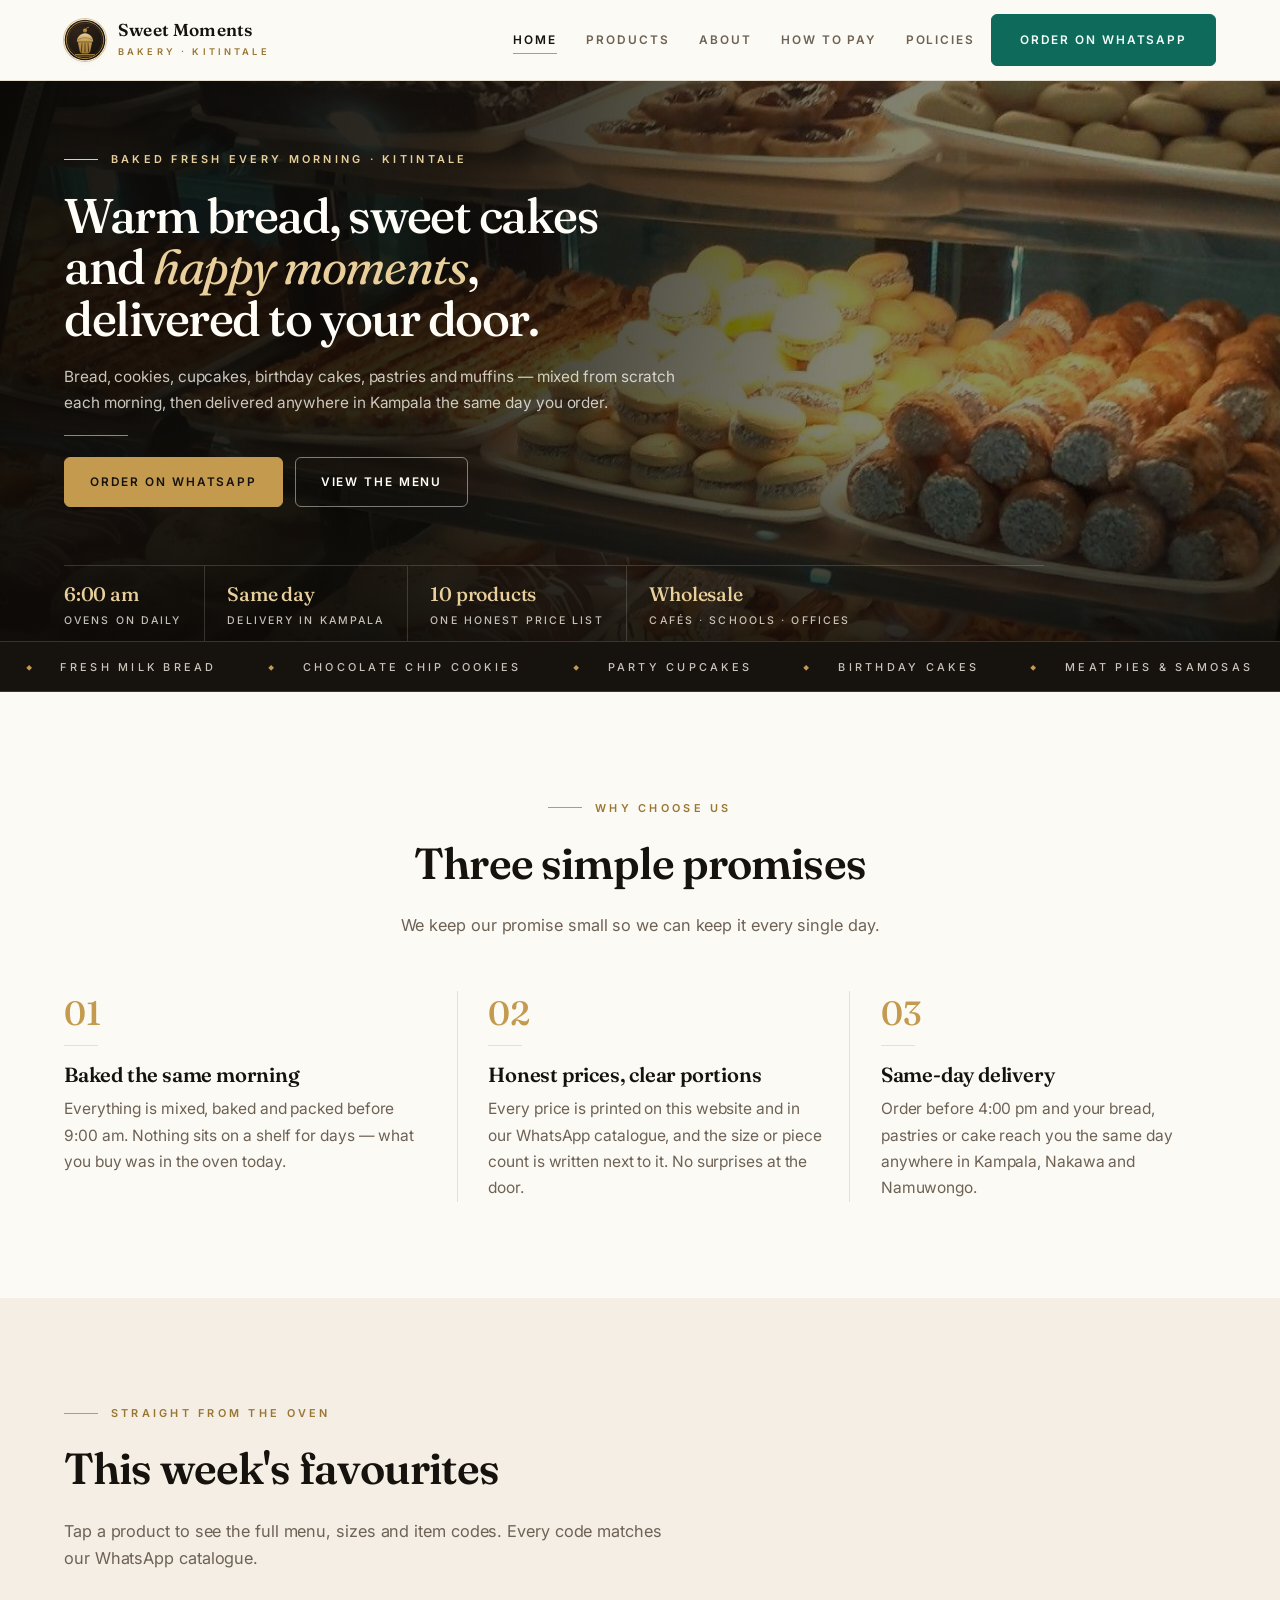
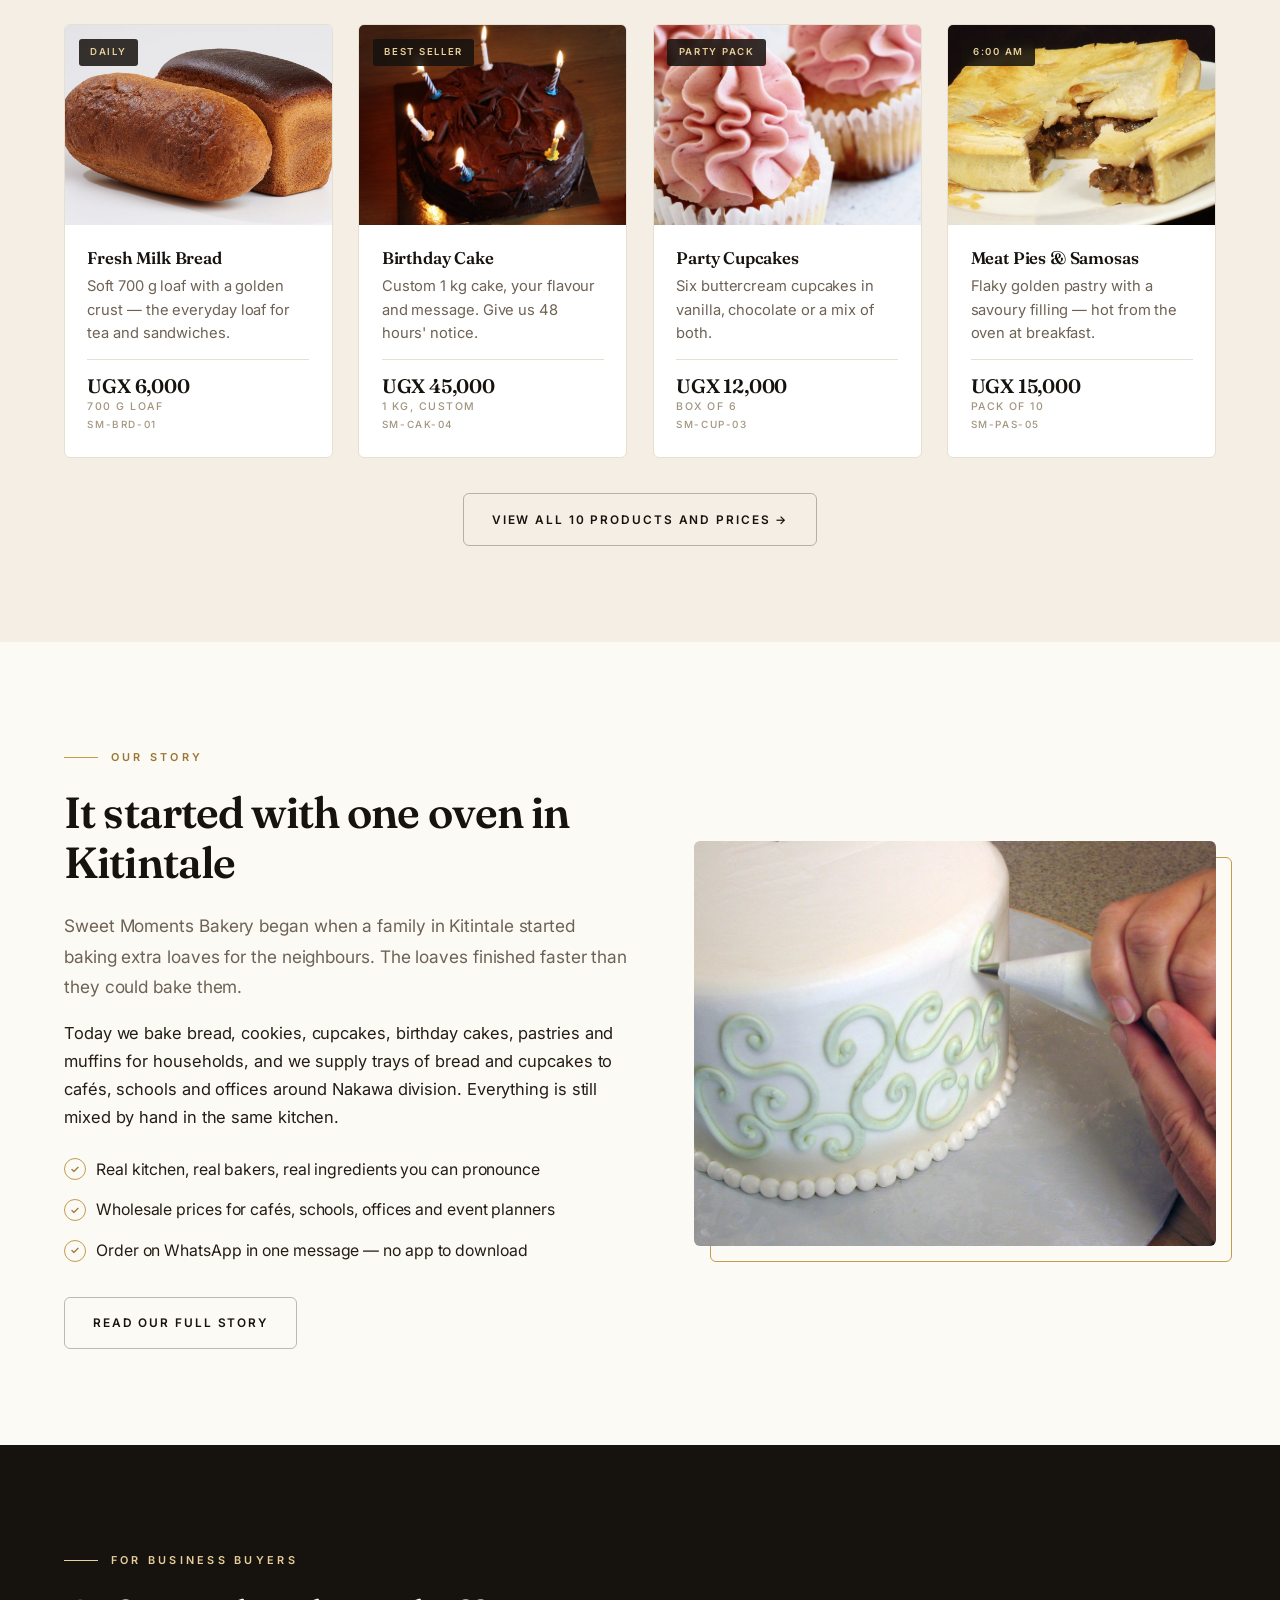
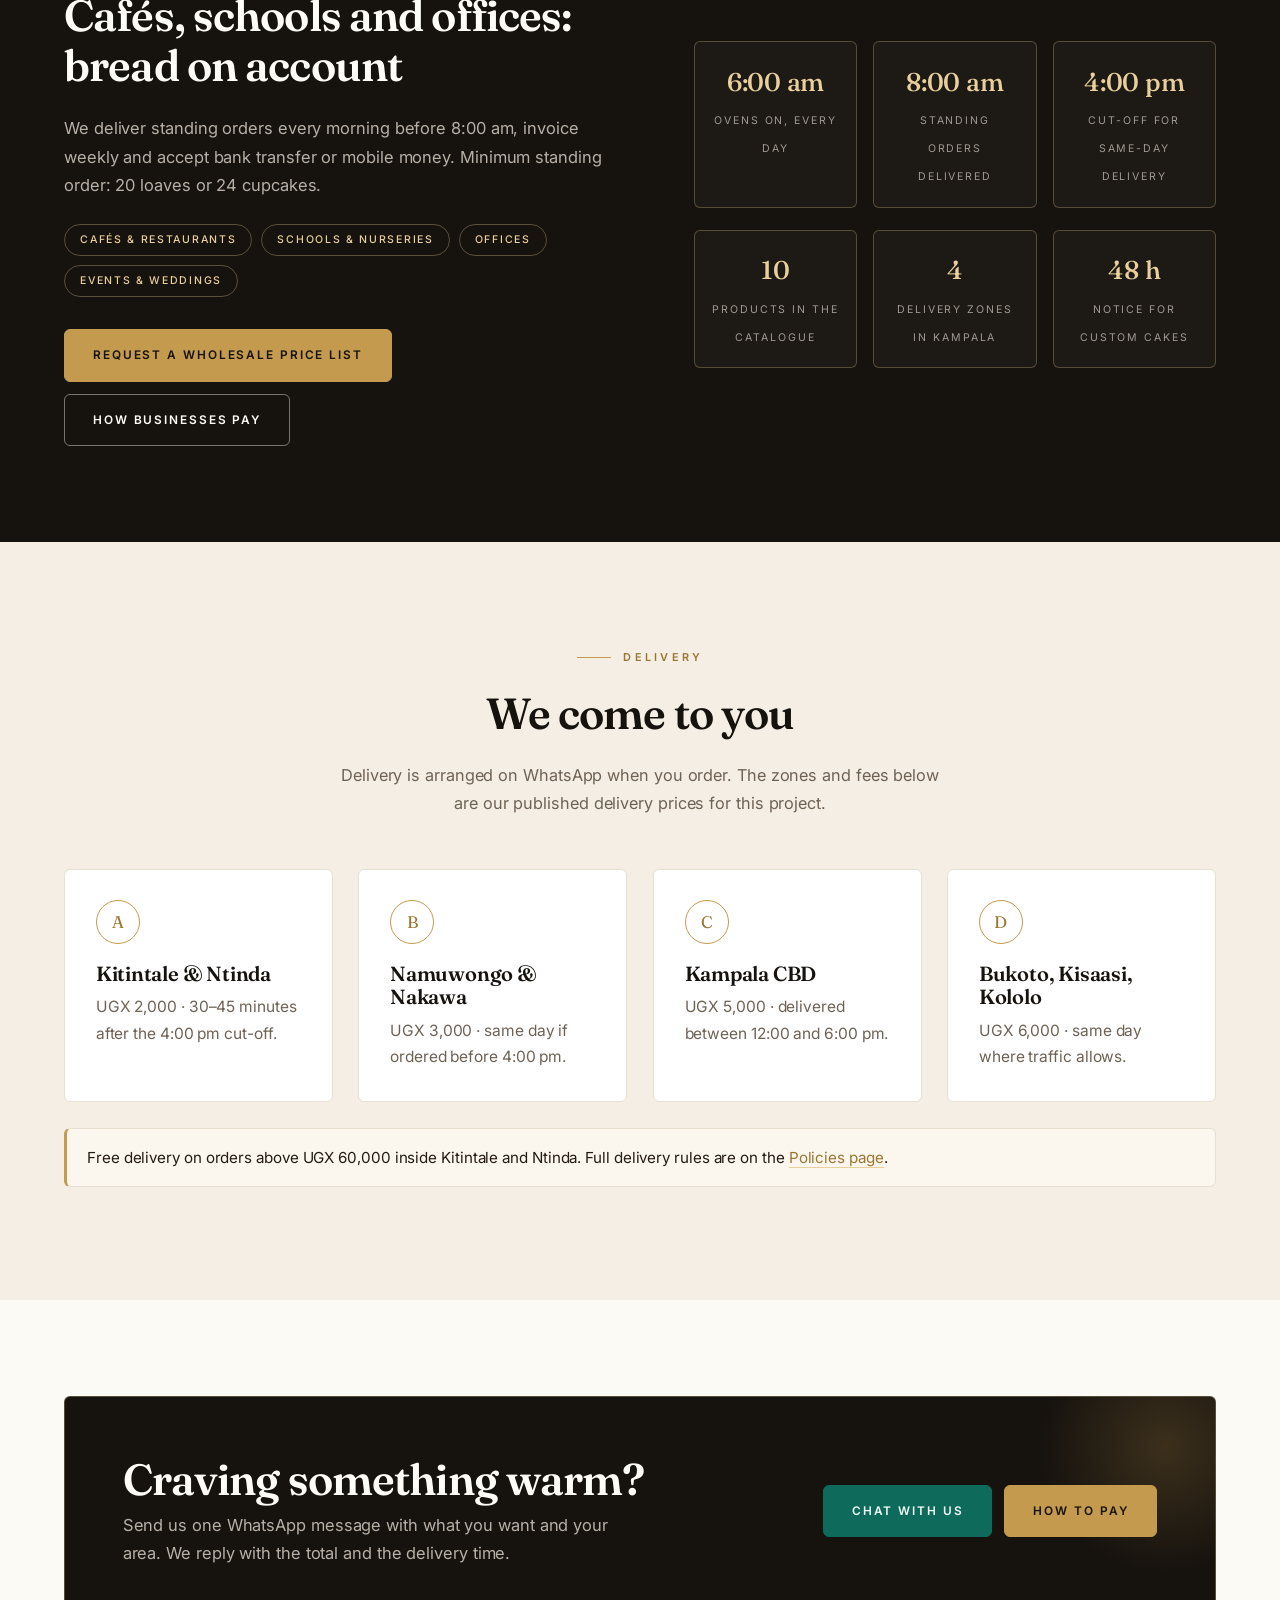
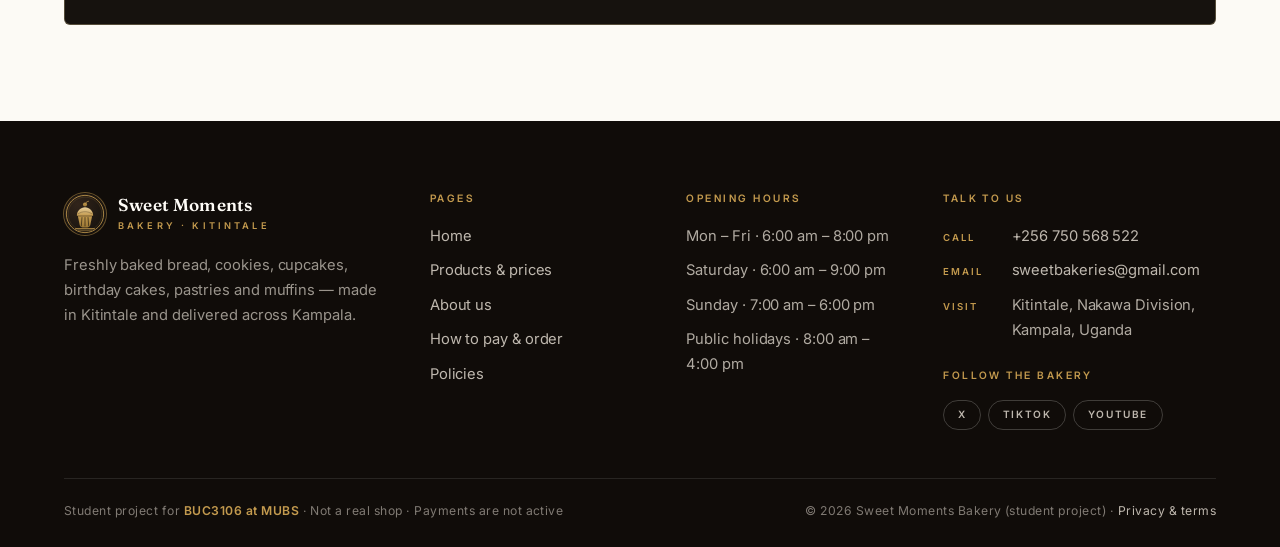
<file: index.html>
<!DOCTYPE html>
<!-- ============================================================
     SWEET MOMENTS BAKERY - HOME PAGE (index.html)
     Part of the BUC3106 E-Commerce Capstone Project, MUBS.
     Built with HTML + CSS only - no JavaScript.
     Styles live in style.css (linked in the <head> below).
============================================================ -->
<html lang="en">
<head>
  <meta charset="UTF-8">
  <meta name="viewport" content="width=device-width, initial-scale=1">
  <title>Sweet Moments Bakery | Fresh Bread, Cakes &amp; Pastries in Kitintale, Kampala</title>
  <meta name="description" content="Sweet Moments Bakery bakes fresh bread, cookies, cupcakes, birthday cakes, pastries and muffins daily in Kitintale, Kampala. Order on WhatsApp - delivery same day. Student project for BUC3106 at MUBS.">
  <link rel="icon" type="image/svg+xml" href="logo.svg">
  <!-- Google Fonts: Fraunces (display) + Inter (interface) -->
  <link rel="preconnect" href="https://fonts.googleapis.com">
  <link rel="preconnect" href="https://fonts.gstatic.com" crossorigin>
  <link href="https://fonts.googleapis.com/css2?family=Fraunces:ital,opsz,wght@0,9..144,400;0,9..144,500;0,9..144,600;1,9..144,400&family=Inter:wght@400;500;600;700&display=swap" rel="stylesheet">
  <!-- The one stylesheet for the whole site -->
  <link rel="stylesheet" href="style.css">
</head>
<body>

  <!-- ============ HEADER (same on all five pages) ============ -->
  <header class="header">
    <div class="container header__inner">
      <a class="brand" href="index.html">
        <img class="brand__mark" src="logo.svg" alt="Sweet Moments Bakery">
        <span><span class="brand__name">Sweet Moments</span><span class="brand__sub">Bakery · Kitintale</span></span>
      </a>

      <!-- Checkbox + label = mobile menu button, no JavaScript needed -->
      <input type="checkbox" id="nav-toggle" class="nav-toggle">
      <label for="nav-toggle" class="nav-toggle-label" aria-label="Open menu"><span class="burger"></span></label>

      <nav class="nav" aria-label="Main menu">
        <a href="index.html" class="active">Home</a>
        <a href="products.html">Products</a>
        <a href="about.html">About</a>
        <a href="pay.html">How to Pay</a>
        <a href="policies.html">Policies</a>
        <a class="btn btn--wa" href="https://wa.me/256750568522?text=Hello%20Sweet%20Moments%20Bakery%2C%20I%20would%20like%20to%20place%20an%20order" target="_blank" rel="noopener">Order on WhatsApp</a>
      </nav>
    </div>
  </header>

  <main>

    <!-- ============ HERO ============ -->
    <section class="hero">
      <img class="hero__bg" src="images/banner.jpg" alt="The Sweet Moments Bakery display case filled with fresh pastries, doughnuts and cream buns">
      <div class="container">
        <div class="hero__inner">
          <span class="eyebrow hero__eyebrow">Baked fresh every morning · Kitintale</span>
          <h1>Warm bread, sweet cakes and <em>happy moments</em>, delivered to your door.</h1>
          <p class="hero__lead">Bread, cookies, cupcakes, birthday cakes, pastries and muffins — mixed from scratch each morning, then delivered anywhere in Kampala the same day you order.</p>
          <div class="hero__rule"></div>

          <div class="btn-row">
            <a class="btn btn--gold" href="https://wa.me/256750568522?text=Hello%20Sweet%20Moments%20Bakery%2C%20I%20would%20like%20to%20place%20an%20order" target="_blank" rel="noopener">Order on WhatsApp</a>
            <a class="btn btn--light" href="products.html">View the menu</a>
          </div>
        </div>

        <div class="hero__facts">
          <span><b>6:00 am</b>Ovens on daily</span>
          <span><b>Same day</b>Delivery in Kampala</span>
          <span><b>10 products</b>One honest price list</span>
          <span><b>Wholesale</b>Cafés · schools · offices</span>
        </div>
      </div>
    </section>

    <!-- ============ MOVING RIBBON ============ -->
    <div class="marquee" aria-hidden="true">
      <div class="marquee__track">
        <span>Fresh milk bread</span><span>Chocolate chip cookies</span><span>Party cupcakes</span><span>Birthday cakes</span><span>Meat pies &amp; samosas</span><span>Blueberry muffins</span><span>Warm mandazi</span><span>Red velvet cake</span>
        <span>Fresh milk bread</span><span>Chocolate chip cookies</span><span>Party cupcakes</span><span>Birthday cakes</span><span>Meat pies &amp; samosas</span><span>Blueberry muffins</span><span>Warm mandazi</span><span>Red velvet cake</span>
      </div>
    </div>

    <!-- ============ THREE REASONS TO CHOOSE US ============ -->
    <section class="section">
      <div class="container">
        <div class="section-head center">
          <span class="eyebrow">Why choose us</span>
          <h2>Three simple promises</h2>
          <p>We keep our promise small so we can keep it every single day.</p>
        </div>

        <div class="grid grid--features">
          <article class="feature">
            <span class="num">01</span>
            <h3>Baked the same morning</h3>
            <p>Everything is mixed, baked and packed before 9:00 am. Nothing sits on a shelf for days — what you buy was in the oven today.</p>
          </article>
          <article class="feature">
            <span class="num">02</span>
            <h3>Honest prices, clear portions</h3>
            <p>Every price is printed on this website and in our WhatsApp catalogue, and the size or piece count is written next to it. No surprises at the door.</p>
          </article>
          <article class="feature">
            <span class="num">03</span>
            <h3>Same-day delivery</h3>
            <p>Order before 4:00 pm and your bread, pastries or cake reach you the same day anywhere in Kampala, Nakawa and Namuwongo.</p>
          </article>
        </div>
      </div>
    </section>

    <!-- ============ FEATURED PRODUCTS ============ -->
    <section class="section section--sand">
      <div class="container">
        <div class="section-head">
          <span class="eyebrow">Straight from the oven</span>
          <h2>This week's favourites</h2>
          <p>Tap a product to see the full menu, sizes and item codes. Every code matches our WhatsApp catalogue.</p>
        </div>

        <div class="grid grid--4">
          <article class="product">
            <div class="product__media">
              <span class="product__tag">Daily</span>
              <img src="images/product1.jpg" alt="A sliced loaf of fresh milk bread on a wooden board" loading="lazy">
            </div>
            <div class="product__body">
              <h3>Fresh Milk Bread</h3>
              <p>Soft 700 g loaf with a golden crust — the everyday loaf for tea and sandwiches.</p>
              <div class="product__foot">
                <span class="price">UGX 6,000 <small>700 g loaf</small></span>
                <span class="code">SM-BRD-01</span>
              </div>
            </div>
          </article>

          <article class="product">
            <div class="product__media">
              <span class="product__tag">Best seller</span>
              <img src="images/product4.jpg" alt="A decorated birthday cake with chocolate drip and strawberries" loading="lazy">
            </div>
            <div class="product__body">
              <h3>Birthday Cake</h3>
              <p>Custom 1 kg cake, your flavour and message. Give us 48 hours' notice.</p>
              <div class="product__foot">
                <span class="price">UGX 45,000 <small>1 kg, custom</small></span>
                <span class="code">SM-CAK-04</span>
              </div>
            </div>
          </article>

          <article class="product">
            <div class="product__media">
              <span class="product__tag">Party pack</span>
              <img src="images/product3.jpg" alt="Six frosted cupcakes with swirled buttercream" loading="lazy">
            </div>
            <div class="product__body">
              <h3>Party Cupcakes</h3>
              <p>Six buttercream cupcakes in vanilla, chocolate or a mix of both.</p>
              <div class="product__foot">
                <span class="price">UGX 12,000 <small>box of 6</small></span>
                <span class="code">SM-CUP-03</span>
              </div>
            </div>
          </article>

          <article class="product">
            <div class="product__media">
              <span class="product__tag">6:00 am</span>
              <img src="images/product5.jpg" alt="Golden meat pies and samosas on a wooden board" loading="lazy">
            </div>
            <div class="product__body">
              <h3>Meat Pies &amp; Samosas</h3>
              <p>Flaky golden pastry with a savoury filling — hot from the oven at breakfast.</p>
              <div class="product__foot">
                <span class="price">UGX 15,000 <small>pack of 10</small></span>
                <span class="code">SM-PAS-05</span>
              </div>
            </div>
          </article>
        </div>

        <div class="btn-row" style="justify-content:center; margin-top:2.2rem;">
          <a class="btn btn--ghost" href="products.html">View all 10 products and prices →</a>
        </div>
      </div>
    </section>

    <!-- ============ OUR STORY (short) ============ -->
    <section class="section">
      <div class="container split">
        <div>
          <span class="eyebrow">Our story</span>
          <h2>It started with one oven in Kitintale</h2>
          <p class="lead">Sweet Moments Bakery began when a family in Kitintale started baking extra loaves for the neighbours. The loaves finished faster than they could bake them.</p>
          <p>Today we bake bread, cookies, cupcakes, birthday cakes, pastries and muffins for households, and we supply trays of bread and cupcakes to cafés, schools and offices around Nakawa division. Everything is still mixed by hand in the same kitchen.</p>
          <ul class="checklist">
            <li>Real kitchen, real bakers, real ingredients you can pronounce</li>
            <li>Wholesale prices for cafés, schools, offices and event planners</li>
            <li>Order on WhatsApp in one message — no app to download</li>
          </ul>
          <div class="btn-row">
            <a class="btn btn--ghost" href="about.html">Read our full story</a>
          </div>
        </div>
        <div class="frame">
          <img src="images/about.jpg" alt="A baker piping buttercream onto a birthday cake in the Sweet Moments kitchen">
        </div>
      </div>
    </section>

    <!-- ============ FOR BUSINESS CUSTOMERS ============ -->
    <section class="section section--ink">
      <div class="container">
        <div class="split">
          <div>
            <span class="eyebrow">For business buyers</span>
            <h2>Cafés, schools and offices: bread on account</h2>
            <p>We deliver standing orders every morning before 8:00 am, invoice weekly and accept bank transfer or mobile money. Minimum standing order: 20 loaves or 24 cupcakes.</p>
            <div class="badge-line">
              <span>Cafés &amp; restaurants</span>
              <span>Schools &amp; nurseries</span>
              <span>Offices</span>
              <span>Events &amp; weddings</span>
            </div>
            <div class="btn-row">
              <a class="btn btn--wa" href="https://wa.me/256750568522?text=Hello%20Sweet%20Moments%20Bakery%2C%20I%20would%20like%20a%20wholesale%20quotation" target="_blank" rel="noopener">Request a wholesale price list</a>
              <a class="btn btn--ghost" href="pay.html">How businesses pay</a>
            </div>
          </div>
          <div>
            <div class="stat-row">
              <div class="stat"><b>6:00 am</b><span>Ovens on, every day</span></div>
              <div class="stat"><b>8:00 am</b><span>Standing orders delivered</span></div>
              <div class="stat"><b>4:00 pm</b><span>Cut-off for same-day delivery</span></div>
            </div>
            <div class="stat-row">
              <div class="stat"><b>10</b><span>Products in the catalogue</span></div>
              <div class="stat"><b>4</b><span>Delivery zones in Kampala</span></div>
              <div class="stat"><b>48 h</b><span>Notice for custom cakes</span></div>
            </div>
          </div>
        </div>
      </div>
    </section>

    <!-- ============ DELIVERY ============ -->
    <section class="section section--sand">
      <div class="container">
        <div class="section-head center">
          <span class="eyebrow">Delivery</span>
          <h2>We come to you</h2>
          <p>Delivery is arranged on WhatsApp when you order. The zones and fees below are our published delivery prices for this project.</p>
        </div>
        <div class="grid grid--4">
          <article class="card"><span class="zone">A</span><h3>Kitintale &amp; Ntinda</h3><p>UGX 2,000 · 30–45 minutes after the 4:00 pm cut-off.</p></article>
          <article class="card"><span class="zone">B</span><h3>Namuwongo &amp; Nakawa</h3><p>UGX 3,000 · same day if ordered before 4:00 pm.</p></article>
          <article class="card"><span class="zone">C</span><h3>Kampala CBD</h3><p>UGX 5,000 · delivered between 12:00 and 6:00 pm.</p></article>
          <article class="card"><span class="zone">D</span><h3>Bukoto, Kisaasi, Kololo</h3><p>UGX 6,000 · same day where traffic allows.</p></article>
        </div>
        <p class="note" style="margin-top:1.6rem;">Free delivery on orders above UGX 60,000 inside Kitintale and Ntinda. Full delivery rules are on the <a href="policies.html">Policies page</a>.</p>
      </div>
    </section>

    <!-- ============ CALL TO ACTION ============ -->
    <section class="section">
      <div class="container">
        <div class="cta">
          <div>
            <h2>Craving something warm?</h2>
            <p>Send us one WhatsApp message with what you want and your area. We reply with the total and the delivery time.</p>
          </div>
          <div class="btn-row" style="margin-top:0;">
            <a class="btn btn--wa" href="https://wa.me/256750568522?text=Hello%20Sweet%20Moments%20Bakery%2C%20I%20would%20like%20to%20place%20an%20order" target="_blank" rel="noopener">Chat with us</a>
            <a class="btn btn--gold" href="pay.html">How to pay</a>
          </div>
        </div>
      </div>
    </section>

  </main>

  <!-- ============ FOOTER (same on all five pages) ============ -->
  <footer class="footer">
    <div class="container">
      <div class="footer__grid">
        <div>
          <a class="brand" href="index.html">
            <img class="brand__mark" src="logo.svg" alt="Sweet Moments Bakery">
            <span><span class="brand__name">Sweet Moments</span><span class="brand__sub">Bakery · Kitintale</span></span>
          </a>
          <p>Freshly baked bread, cookies, cupcakes, birthday cakes, pastries and muffins — made in Kitintale and delivered across Kampala.</p>
        </div>
        <div>
          <h4>Pages</h4>
          <ul>
            <li><a href="index.html">Home</a></li>
            <li><a href="products.html">Products &amp; prices</a></li>
            <li><a href="about.html">About us</a></li>
            <li><a href="pay.html">How to pay &amp; order</a></li>
            <li><a href="policies.html">Policies</a></li>
          </ul>
        </div>
        <div>
          <h4>Opening hours</h4>
          <ul>
            <li>Mon – Fri · 6:00 am – 8:00 pm</li>
            <li>Saturday · 6:00 am – 9:00 pm</li>
            <li>Sunday · 7:00 am – 6:00 pm</li>
            <li>Public holidays · 8:00 am – 4:00 pm</li>
          </ul>
        </div>
        <div>
          <h4>Talk to us</h4>
          <ul class="contact-list">
            <li><span class="k">Call</span> <a href="https://wa.me/256750568522" target="_blank" rel="noopener">+256 750 568 522</a></li>
            <li><span class="k">Email</span> <a href="mailto:sweetbakeries@gmail.com">sweetbakeries@gmail.com</a></li>
            <li><span class="k">Visit</span> Kitintale, Nakawa Division, Kampala, Uganda</li>
          </ul>
          <h4 class="spaced">Follow the bakery</h4>
          <div class="social-row">
            <a href="https://x.com/sweetmomeng7so" target="_blank" rel="noopener">X</a>
            <a href="https://www.tiktok.com/@sweetmoments.bake" target="_blank" rel="noopener">TikTok</a>
            <a href="https://www.youtube.com/@Sweetmomentsbakery-g5i" target="_blank" rel="noopener">YouTube</a>
          </div>
        </div>
      </div>

      <div class="footer__bottom">
        <span>Student project for <strong>BUC3106 at MUBS</strong> · Not a real shop · Payments are not active</span>
        <span>© 2026 Sweet Moments Bakery (student project) · <a href="policies.html">Privacy &amp; terms</a></span>
      </div>
    </div>
  </footer>

</body>
</html>
</file>
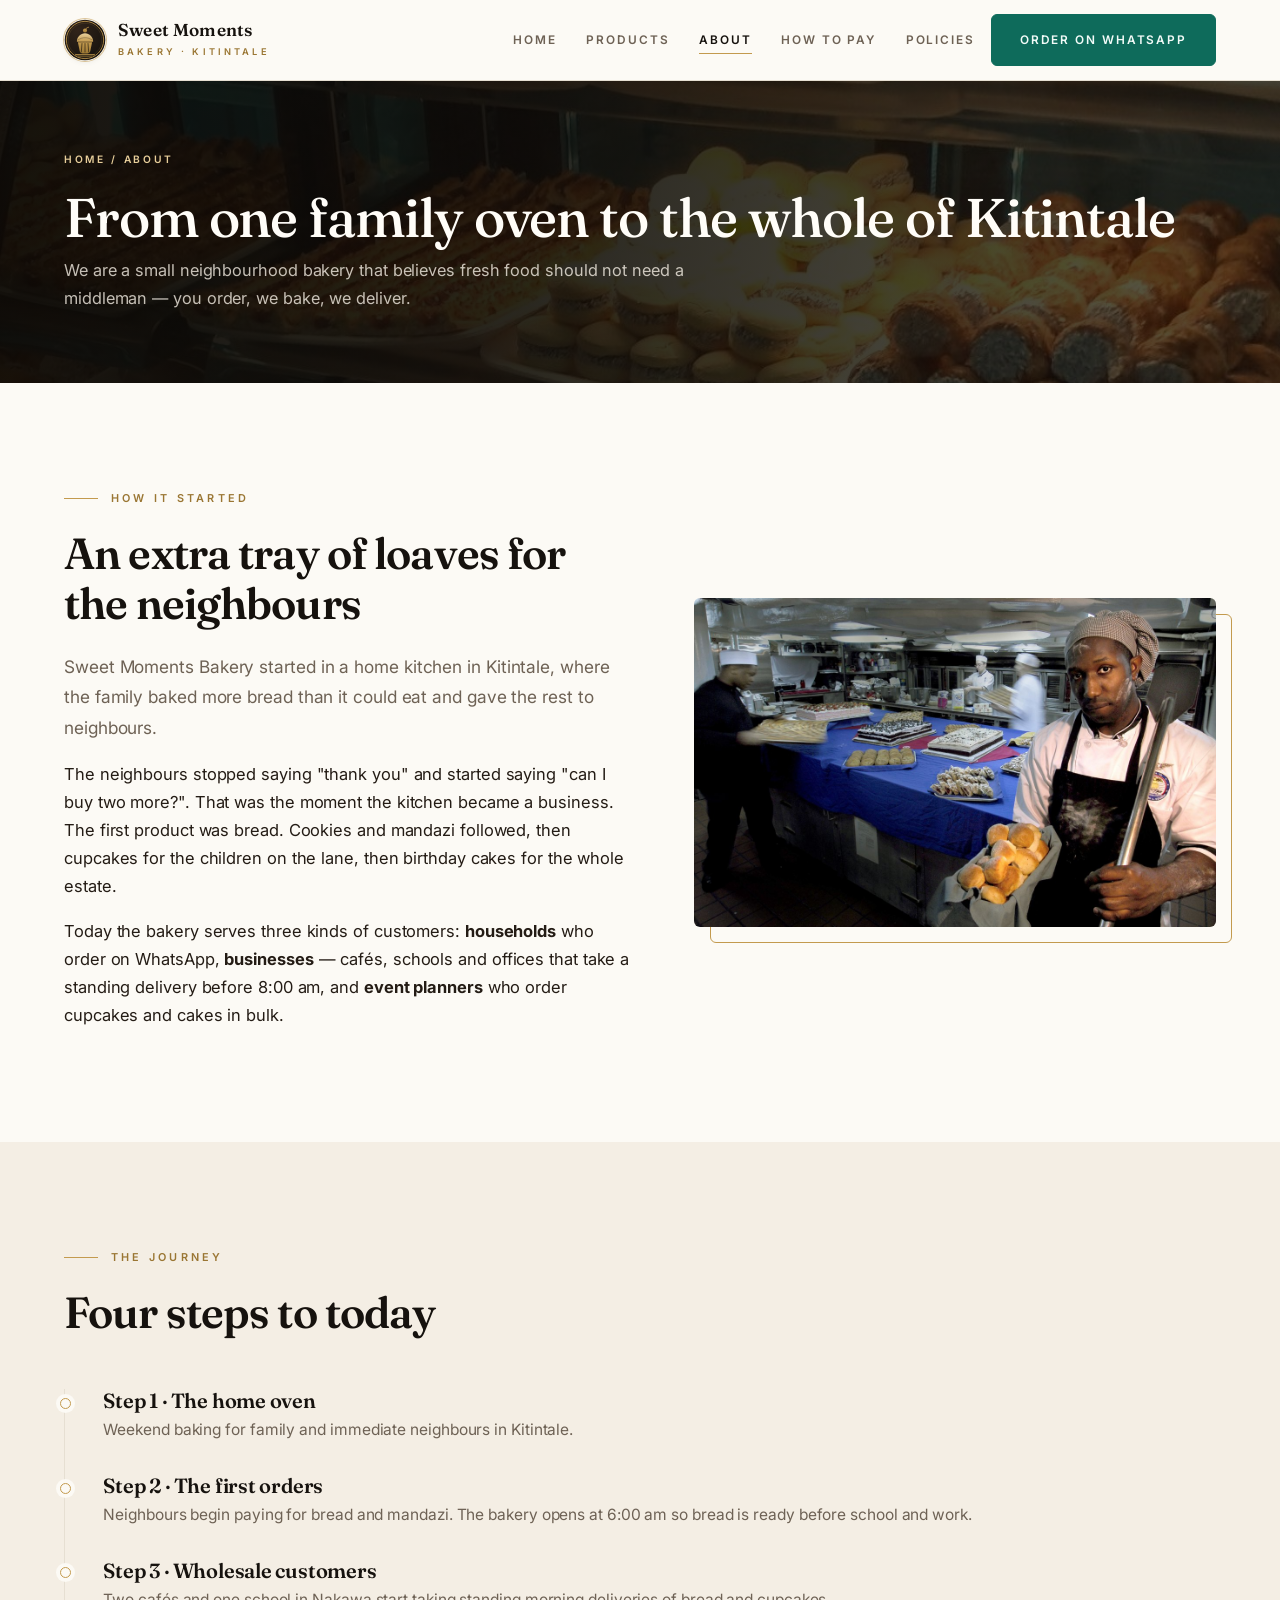
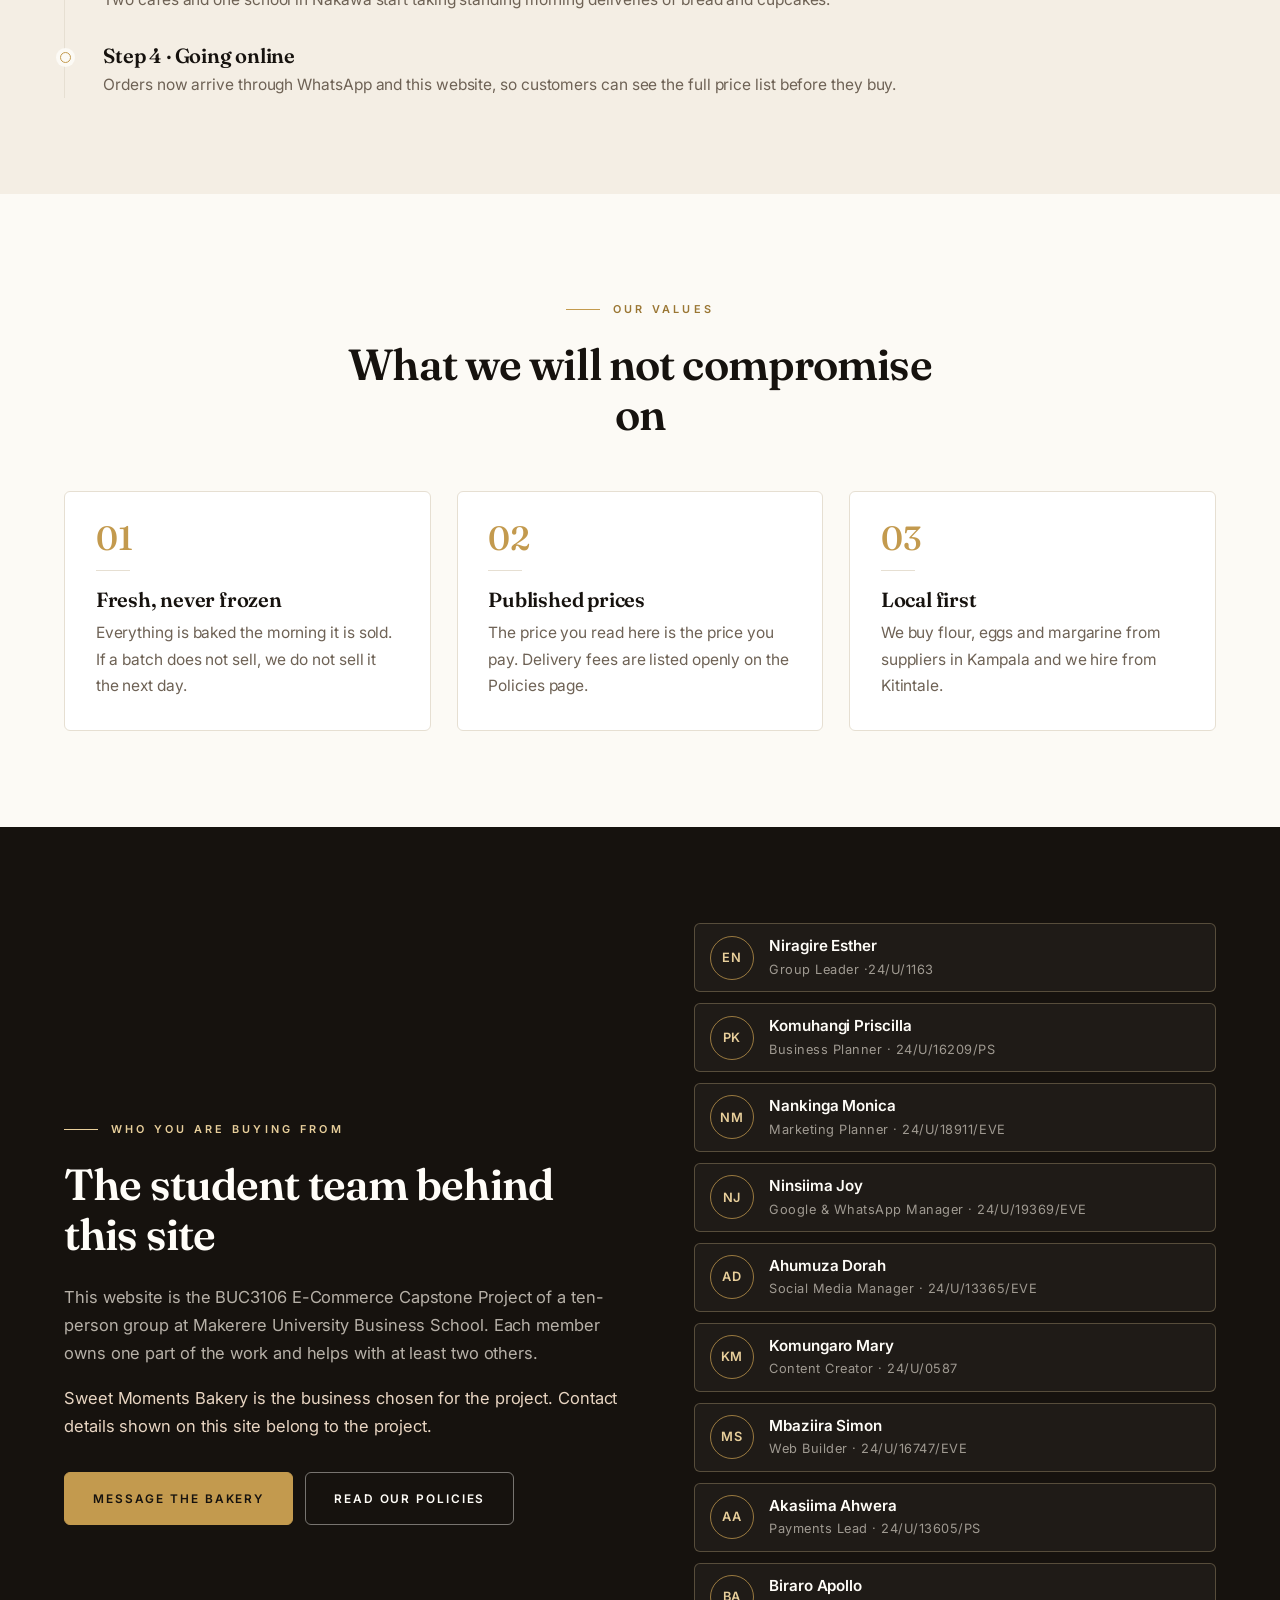
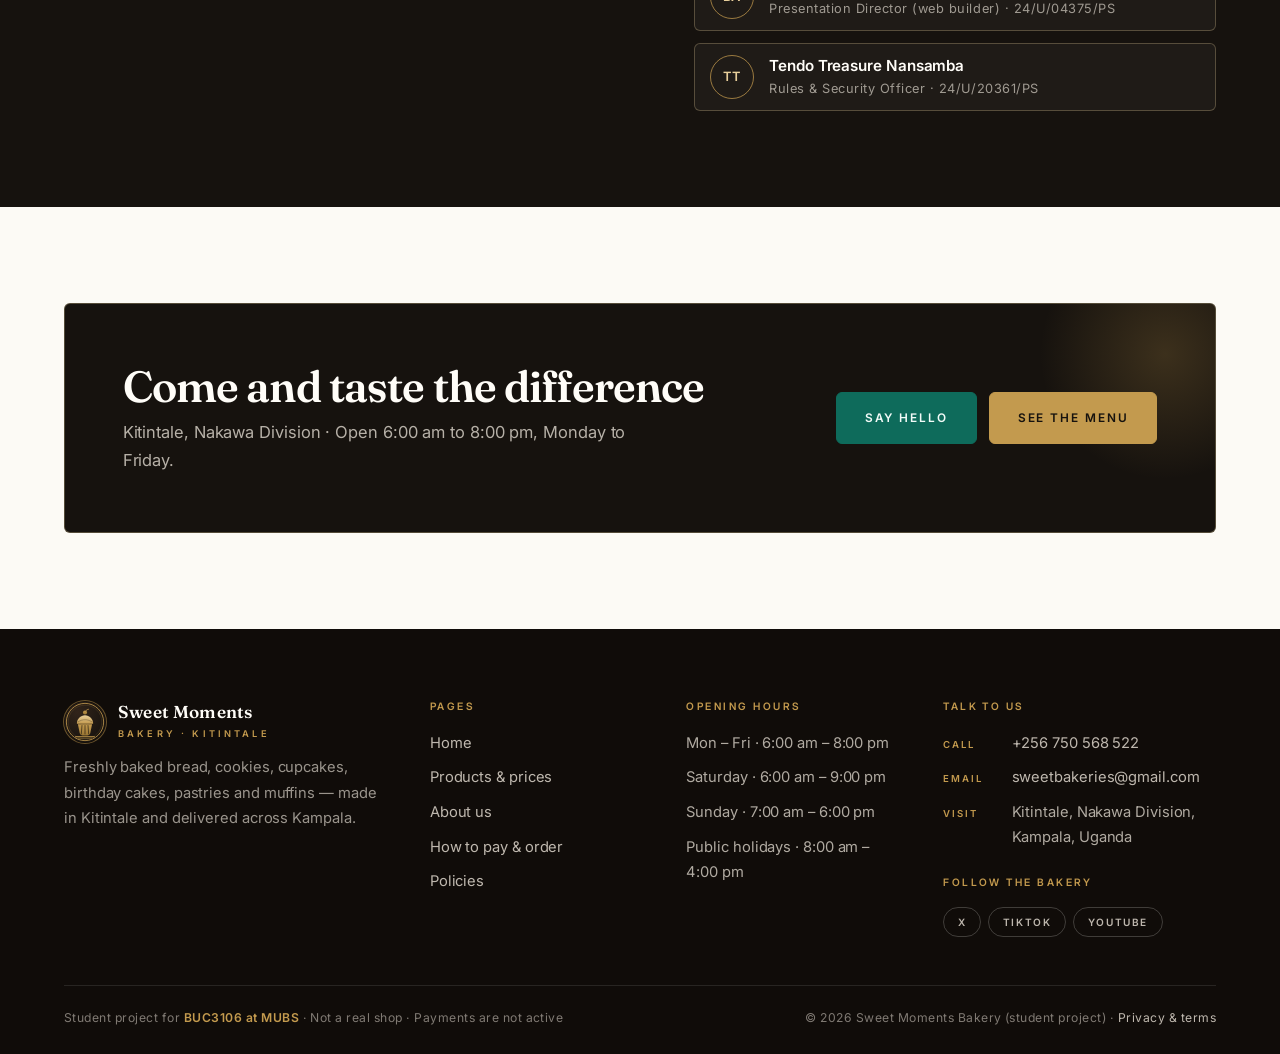
<file: about.html>
<!DOCTYPE html>
<!-- SWEET MOMENTS BAKERY - ABOUT PAGE (about.html)
     Our story, our values and the student team behind this project. -->
<html lang="en">
<head>
  <meta charset="UTF-8">
  <meta name="viewport" content="width=device-width, initial-scale=1">
  <title>About Us | Sweet Moments Bakery, Kitintale, Kampala</title>
  <meta name="description" content="The story, values and bakers behind Sweet Moments Bakery in Kitintale, Kampala - a bakery supplying households, cafes, schools and offices with fresh bread, cakes and pastries.">
  <link rel="icon" type="image/svg+xml" href="logo.svg">
  <link rel="preconnect" href="https://fonts.googleapis.com">
  <link rel="preconnect" href="https://fonts.gstatic.com" crossorigin>
  <link href="https://fonts.googleapis.com/css2?family=Fraunces:ital,opsz,wght@0,9..144,400;0,9..144,500;0,9..144,600;1,9..144,400&family=Inter:wght@400;500;600;700&display=swap" rel="stylesheet">
  <link rel="stylesheet" href="style.css">
</head>
<body>

  <header class="header">
    <div class="container header__inner">
      <a class="brand" href="index.html">
        <img class="brand__mark" src="logo.svg" alt="Sweet Moments Bakery">
        <span><span class="brand__name">Sweet Moments</span><span class="brand__sub">Bakery · Kitintale</span></span>
      </a>
      <input type="checkbox" id="nav-toggle" class="nav-toggle">
      <label for="nav-toggle" class="nav-toggle-label" aria-label="Open menu"><span class="burger"></span></label>
      <nav class="nav" aria-label="Main menu">
        <a href="index.html">Home</a>
        <a href="products.html">Products</a>
        <a href="about.html" class="active">About</a>
        <a href="pay.html">How to Pay</a>
        <a href="policies.html">Policies</a>
        <a class="btn btn--wa" href="https://wa.me/256750568522?text=Hello%20Sweet%20Moments%20Bakery%2C%20I%20would%20like%20to%20place%20an%20order" target="_blank" rel="noopener">Order on WhatsApp</a>
      </nav>
    </div>
  </header>

  <main>

    <section class="page-hero">
      <img class="page-hero__bg" src="images/banner-inner.jpg" alt="">
      <div class="container">
        <div class="crumbs">Home / About</div>
        <h1>From one family oven to the whole of Kitintale</h1>
        <p>We are a small neighbourhood bakery that believes fresh food should not need a middleman — you order, we bake, we deliver.</p>
      </div>
    </section>

    <!-- ============ STORY ============ -->
    <section class="section">
      <div class="container split">
        <div>
          <span class="eyebrow">How it started</span>
          <h2>An extra tray of loaves for the neighbours</h2>
          <p class="lead">Sweet Moments Bakery started in a home kitchen in Kitintale, where the family baked more bread than it could eat and gave the rest to neighbours.</p>
          <p>The neighbours stopped saying "thank you" and started saying "can I buy two more?". That was the moment the kitchen became a business. The first product was bread. Cookies and mandazi followed, then cupcakes for the children on the lane, then birthday cakes for the whole estate.</p>
          <p>Today the bakery serves three kinds of customers: <b>households</b> who order on WhatsApp, <b>businesses</b> — cafés, schools and offices that take a standing delivery before 8:00 am, and <b>event planners</b> who order cupcakes and cakes in bulk.</p>
        </div>
        <div class="frame">
          <img src="images/process.jpg" alt="Hands kneading bread dough on a floured table in the bakery kitchen">
        </div>
      </div>
    </section>

    <!-- ============ TIMELINE ============ -->
    <section class="section section--sand">
      <div class="container">
        <div class="section-head">
          <span class="eyebrow">The journey</span>
          <h2>Four steps to today</h2>
        </div>
        <div class="timeline">
          <div>
            <h3>Step 1 · The home oven</h3>
            <p>Weekend baking for family and immediate neighbours in Kitintale.</p>
          </div>
          <div>
            <h3>Step 2 · The first orders</h3>
            <p>Neighbours begin paying for bread and mandazi. The bakery opens at 6:00 am so bread is ready before school and work.</p>
          </div>
          <div>
            <h3>Step 3 · Wholesale customers</h3>
            <p>Two cafés and one school in Nakawa start taking standing morning deliveries of bread and cupcakes.</p>
          </div>
          <div>
            <h3>Step 4 · Going online</h3>
            <p>Orders now arrive through WhatsApp and this website, so customers can see the full price list before they buy.</p>
          </div>
        </div>
      </div>
    </section>

    <!-- ============ VALUES ============ -->
    <section class="section">
      <div class="container">
        <div class="section-head center">
          <span class="eyebrow">Our values</span>
          <h2>What we will not compromise on</h2>
        </div>
        <div class="grid grid--3">
          <article class="card">
            <span class="num">01</span>
            <h3>Fresh, never frozen</h3>
            <p>Everything is baked the morning it is sold. If a batch does not sell, we do not sell it the next day.</p>
          </article>
          <article class="card">
            <span class="num">02</span>
            <h3>Published prices</h3>
            <p>The price you read here is the price you pay. Delivery fees are listed openly on the Policies page.</p>
          </article>
          <article class="card">
            <span class="num">03</span>
            <h3>Local first</h3>
            <p>We buy flour, eggs and margarine from suppliers in Kampala and we hire from Kitintale.</p>
          </article>
        </div>
      </div>
    </section>

    <!-- ============ WHO SERVES YOU ============ -->
    <section class="section section--ink">
      <div class="container split">
        <div>
          <span class="eyebrow">Who you are buying from</span>
          <h2>The student team behind this site</h2>
          <p>This website is the BUC3106 E-Commerce Capstone Project of a ten-person group at Makerere University Business School. Each member owns one part of the work and helps with at least two others.</p>
          <p style="color:#e8d5c2;">Sweet Moments Bakery is the business chosen for the project. Contact details shown on this site belong to the project.</p>
          <div class="btn-row">
            <a class="btn btn--wa" href="https://wa.me/256750568522" target="_blank" rel="noopener">Message the bakery</a>
            <a class="btn btn--ghost" href="policies.html">Read our policies</a>
          </div>
        </div>
        <div>
          <ul class="team">
            <li><span class="avatar">EN</span><div><b>Niragire Esther</b><span>Group Leader ·24/U/1163</span></div></li>
            <li><span class="avatar">PK</span><div><b>Komuhangi Priscilla</b><span>Business Planner · 24/U/16209/PS</span></div></li>
            <li><span class="avatar">NM</span><div><b>Nankinga Monica</b><span>Marketing Planner · 24/U/18911/EVE</span></div></li>
            <li><span class="avatar">NJ</span><div><b>Ninsiima Joy</b><span>Google &amp; WhatsApp Manager · 24/U/19369/EVE</span></div></li>
            <li><span class="avatar">AD</span><div><b>Ahumuza Dorah</b><span>Social Media Manager · 24/U/13365/EVE</span></div></li>
            <li><span class="avatar">KM</span><div><b>Komungaro Mary</b><span>Content Creator · 24/U/0587</span></div></li>
            <li><span class="avatar">MS</span><div><b>Mbaziira Simon</b><span>Web Builder · 24/U/16747/EVE</span></div></li>
            <li><span class="avatar">AA</span><div><b>Akasiima Ahwera</b><span>Payments Lead · 24/U/13605/PS</span></div></li>
            <li><span class="avatar">BA</span><div><b>Biraro Apollo</b><span>Presentation Director (web builder) · 24/U/04375/PS</span></div></li>
            <li><span class="avatar">TT</span><div><b>Tendo Treasure Nansamba</b><span>Rules &amp; Security Officer · 24/U/20361/PS</span></div></li>
          </ul>
        </div>
      </div>
    </section>

    <!-- ============ CTA ============ -->
    <section class="section">
      <div class="container">
        <div class="cta">
          <div>
            <h2>Come and taste the difference</h2>
            <p>Kitintale, Nakawa Division · Open 6:00 am to 8:00 pm, Monday to Friday.</p>
          </div>
          <div class="btn-row" style="margin-top:0;">
            <a class="btn btn--wa" href="https://wa.me/256750568522?text=Hello%20Sweet%20Moments%20Bakery" target="_blank" rel="noopener">Say hello</a>
            <a class="btn btn--gold" href="products.html">See the menu</a>
          </div>
        </div>
      </div>
    </section>

  </main>

  <footer class="footer">
    <div class="container">
      <div class="footer__grid">
        <div>
          <a class="brand" href="index.html" style="margin-bottom:.8rem;">
            <img class="brand__mark" src="logo.svg" alt="Sweet Moments Bakery">
            <span><span class="brand__name">Sweet Moments</span><span class="brand__sub">Bakery · Kitintale</span></span>
          </a>
          <p>Freshly baked bread, cookies, cupcakes, birthday cakes, pastries and muffins — made in Kitintale and delivered across Kampala.</p>
        </div>
        <div>
          <h4>Pages</h4>
          <ul>
            <li><a href="index.html">Home</a></li>
            <li><a href="products.html">Products &amp; prices</a></li>
            <li><a href="about.html">About us</a></li>
            <li><a href="pay.html">How to pay &amp; order</a></li>
            <li><a href="policies.html">Policies</a></li>
          </ul>
        </div>
        <div>
          <h4>Opening hours</h4>
          <ul>
            <li>Mon – Fri · 6:00 am – 8:00 pm</li>
            <li>Saturday · 6:00 am – 9:00 pm</li>
            <li>Sunday · 7:00 am – 6:00 pm</li>
            <li>Public holidays · 8:00 am – 4:00 pm</li>
          </ul>
        </div>
        <div>
          <h4>Talk to us</h4>
          <ul class="contact-list">
            <li><span class="k">Call</span> <a href="https://wa.me/256750568522" target="_blank" rel="noopener">+256 750 568 522</a></li>
            <li><span class="k">Email</span> <a href="mailto:sweetbakeries@gmail.com">sweetbakeries@gmail.com</a></li>
            <li><span class="k">Visit</span> Kitintale, Nakawa Division, Kampala, Uganda</li>
          </ul>
          <h4 class="spaced">Follow the bakery</h4>
          <div class="social-row">
            <a href="https://x.com/sweetmomeng7so" target="_blank" rel="noopener">X</a>
            <a href="https://www.tiktok.com/@sweetmoments.bake" target="_blank" rel="noopener">TikTok</a>
            <a href="https://www.youtube.com/@Sweetmomentsbakery-g5i" target="_blank" rel="noopener">YouTube</a>
          </div>
        </div>
      </div>
      <div class="footer__bottom">
        <span>Student project for <strong>BUC3106 at MUBS</strong> · Not a real shop · Payments are not active</span>
        <span>© 2026 Sweet Moments Bakery (student project) · <a href="policies.html">Privacy &amp; terms</a></span>
      </div>
    </div>
  </footer>

</body>
</html>
</file>
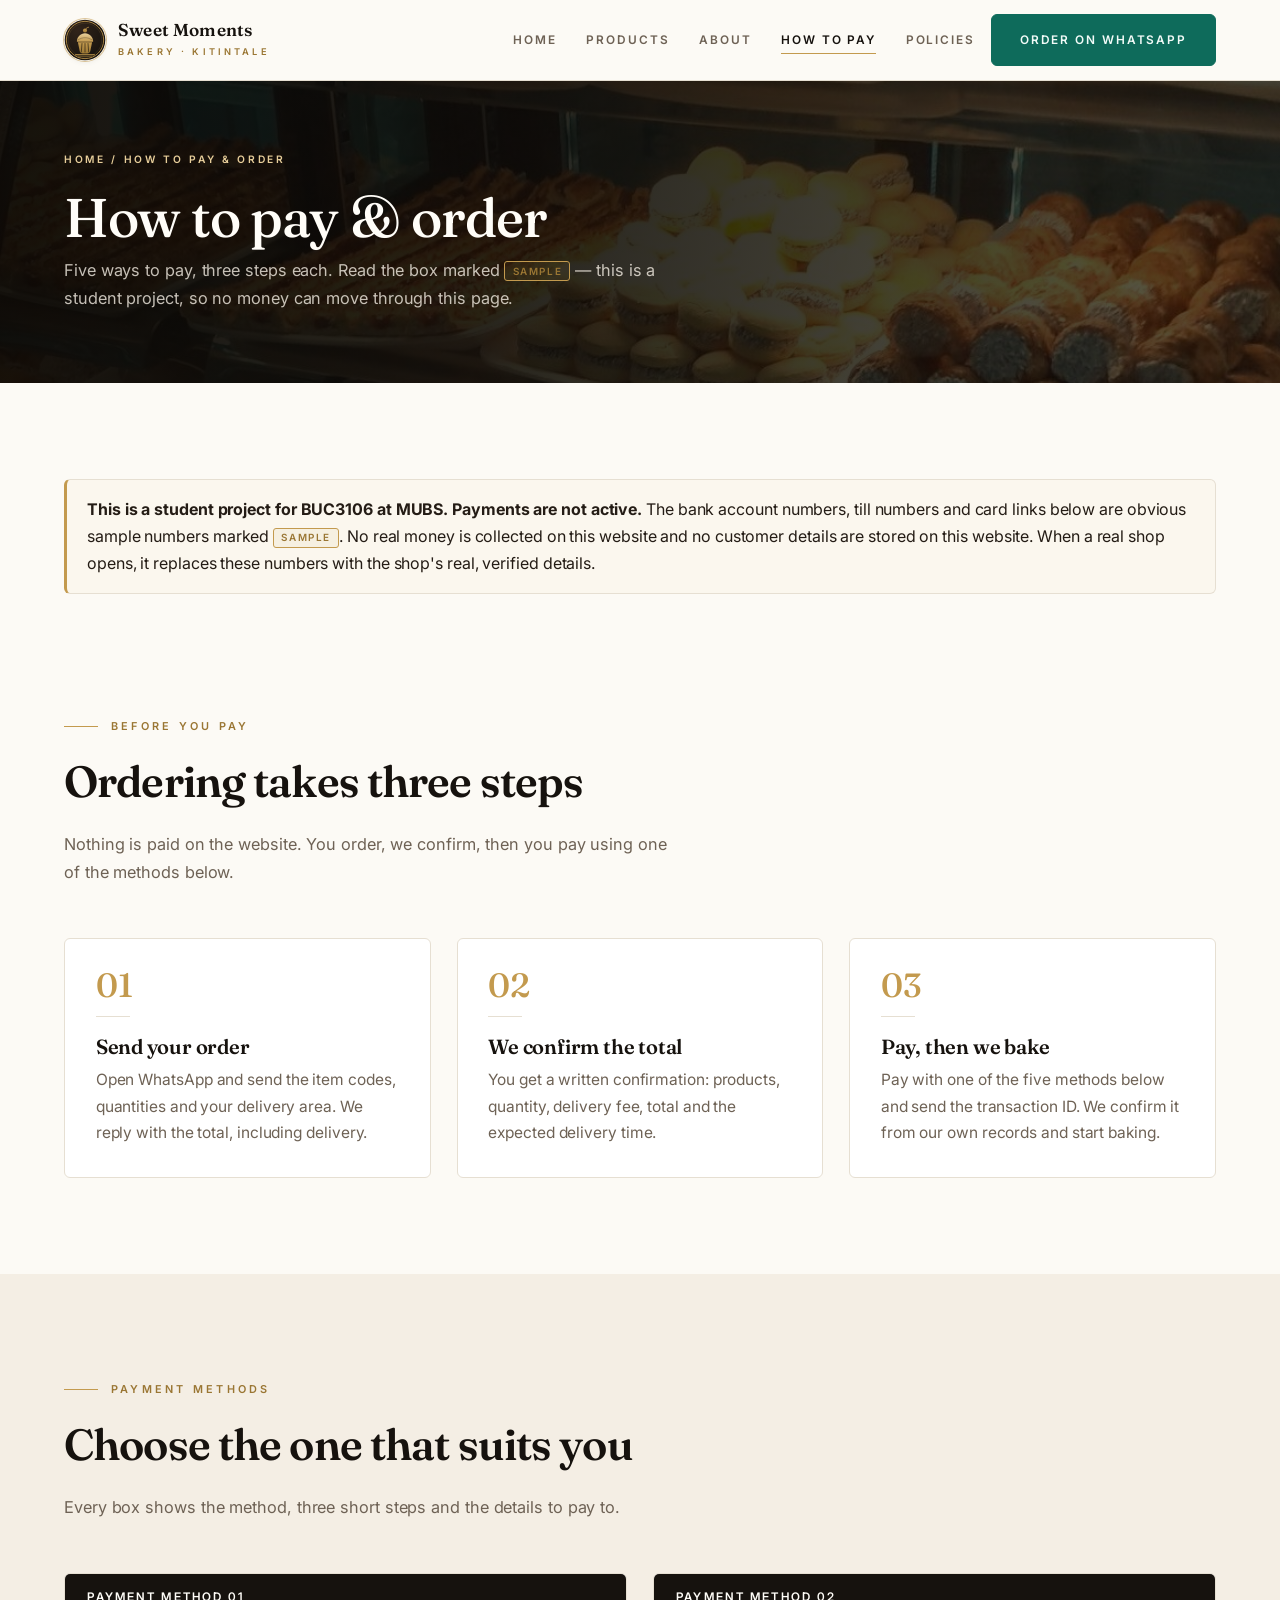
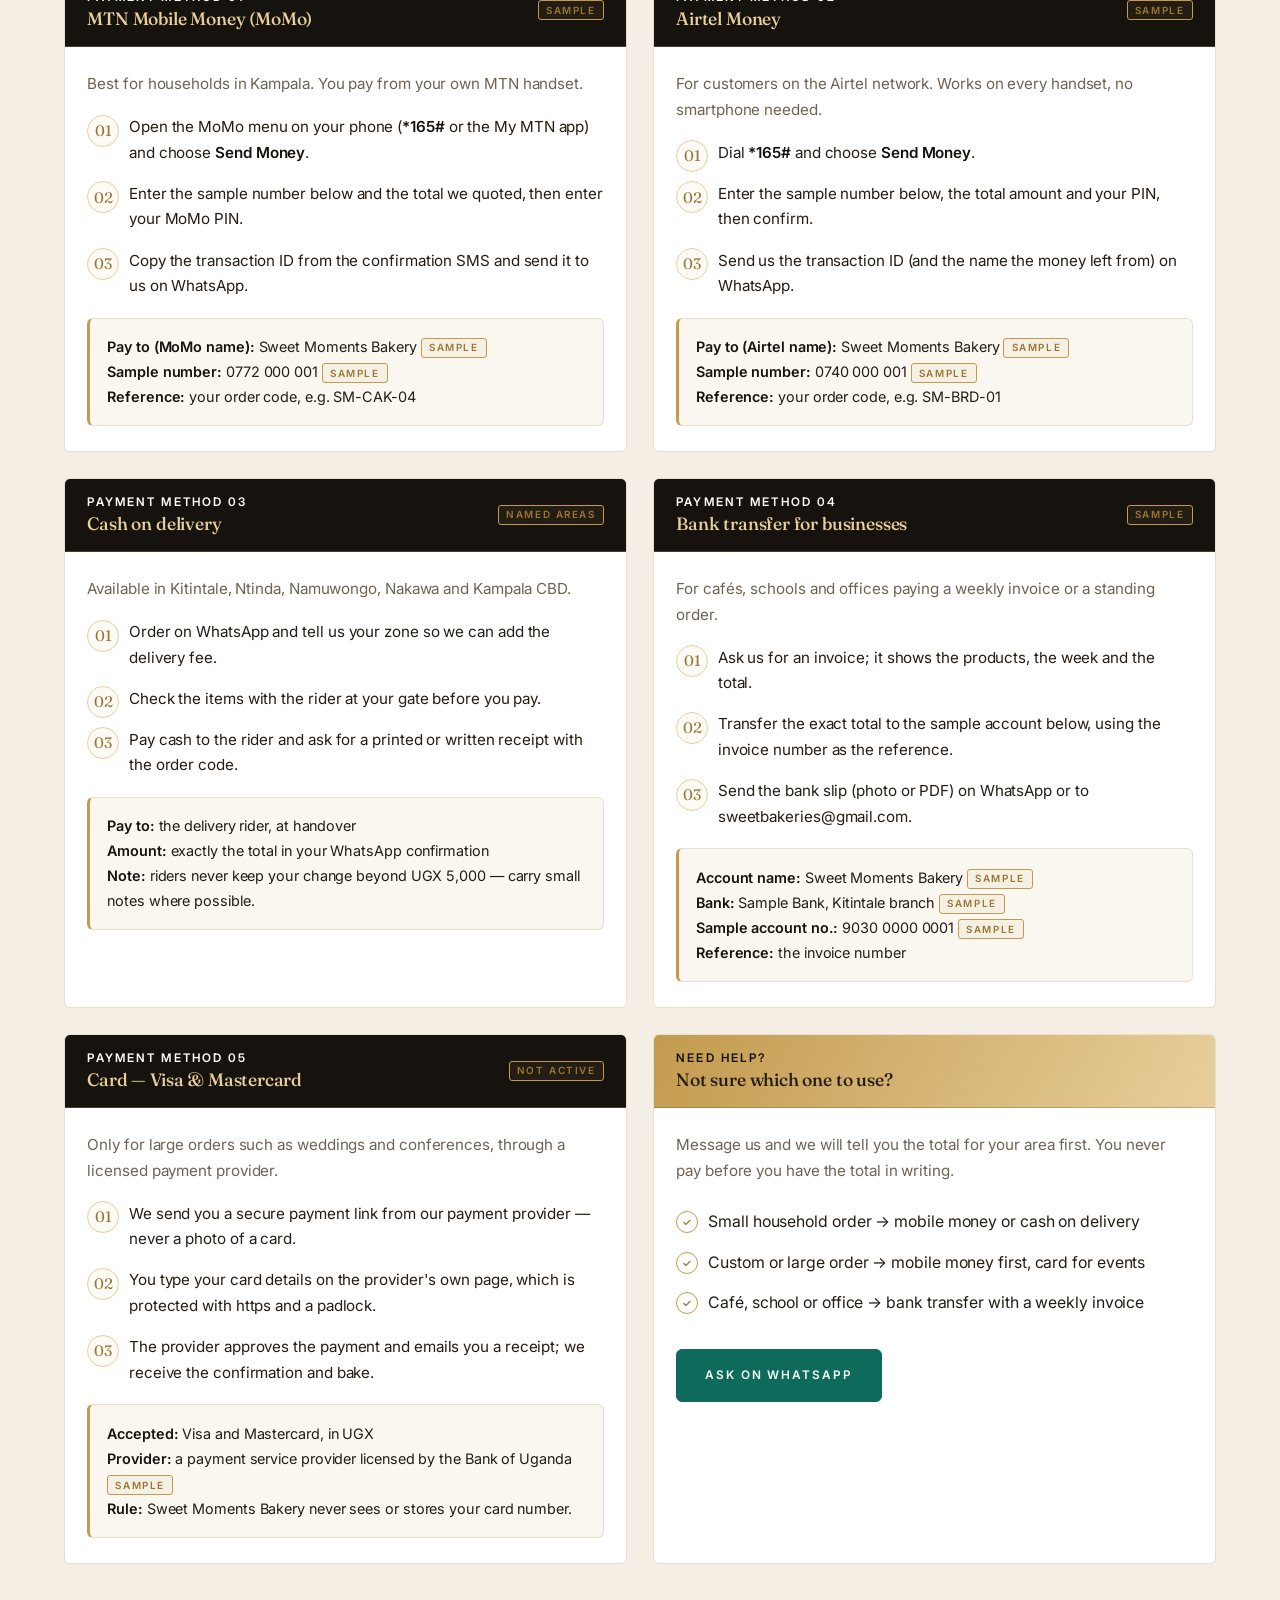
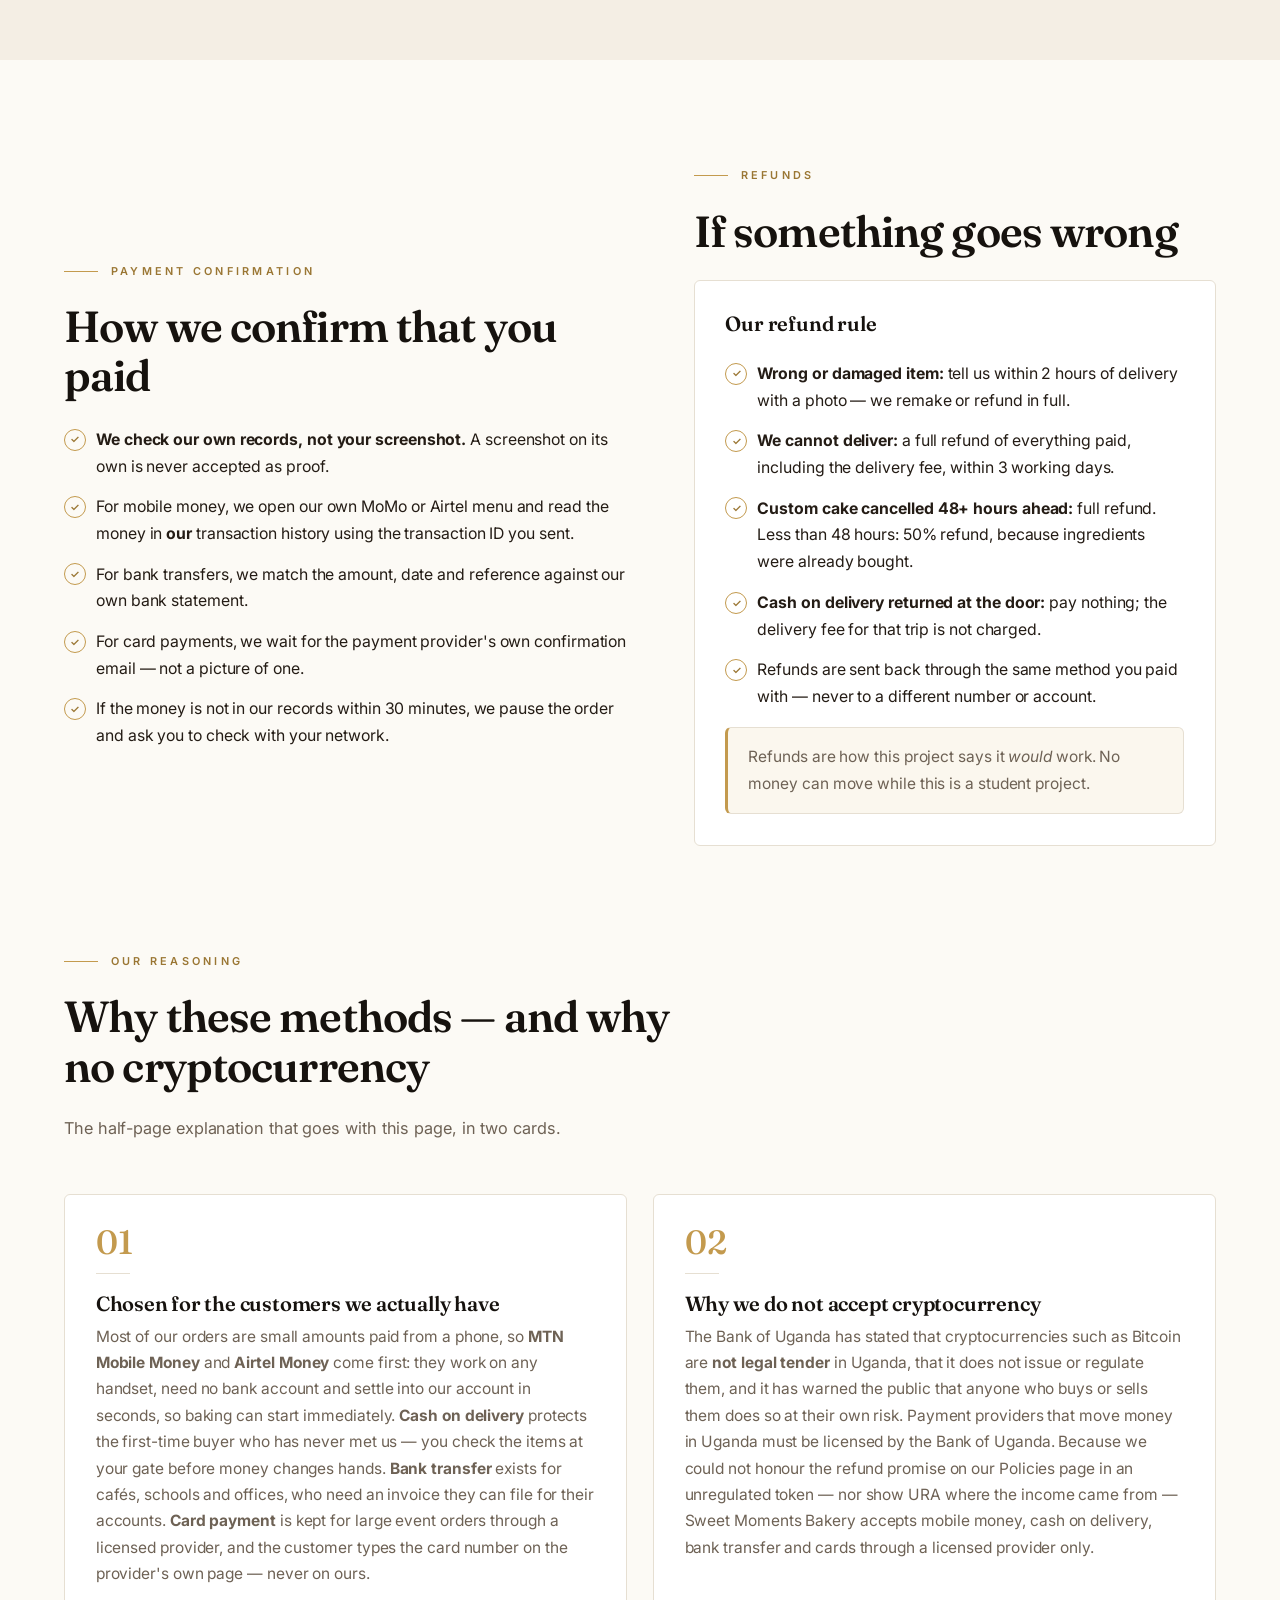
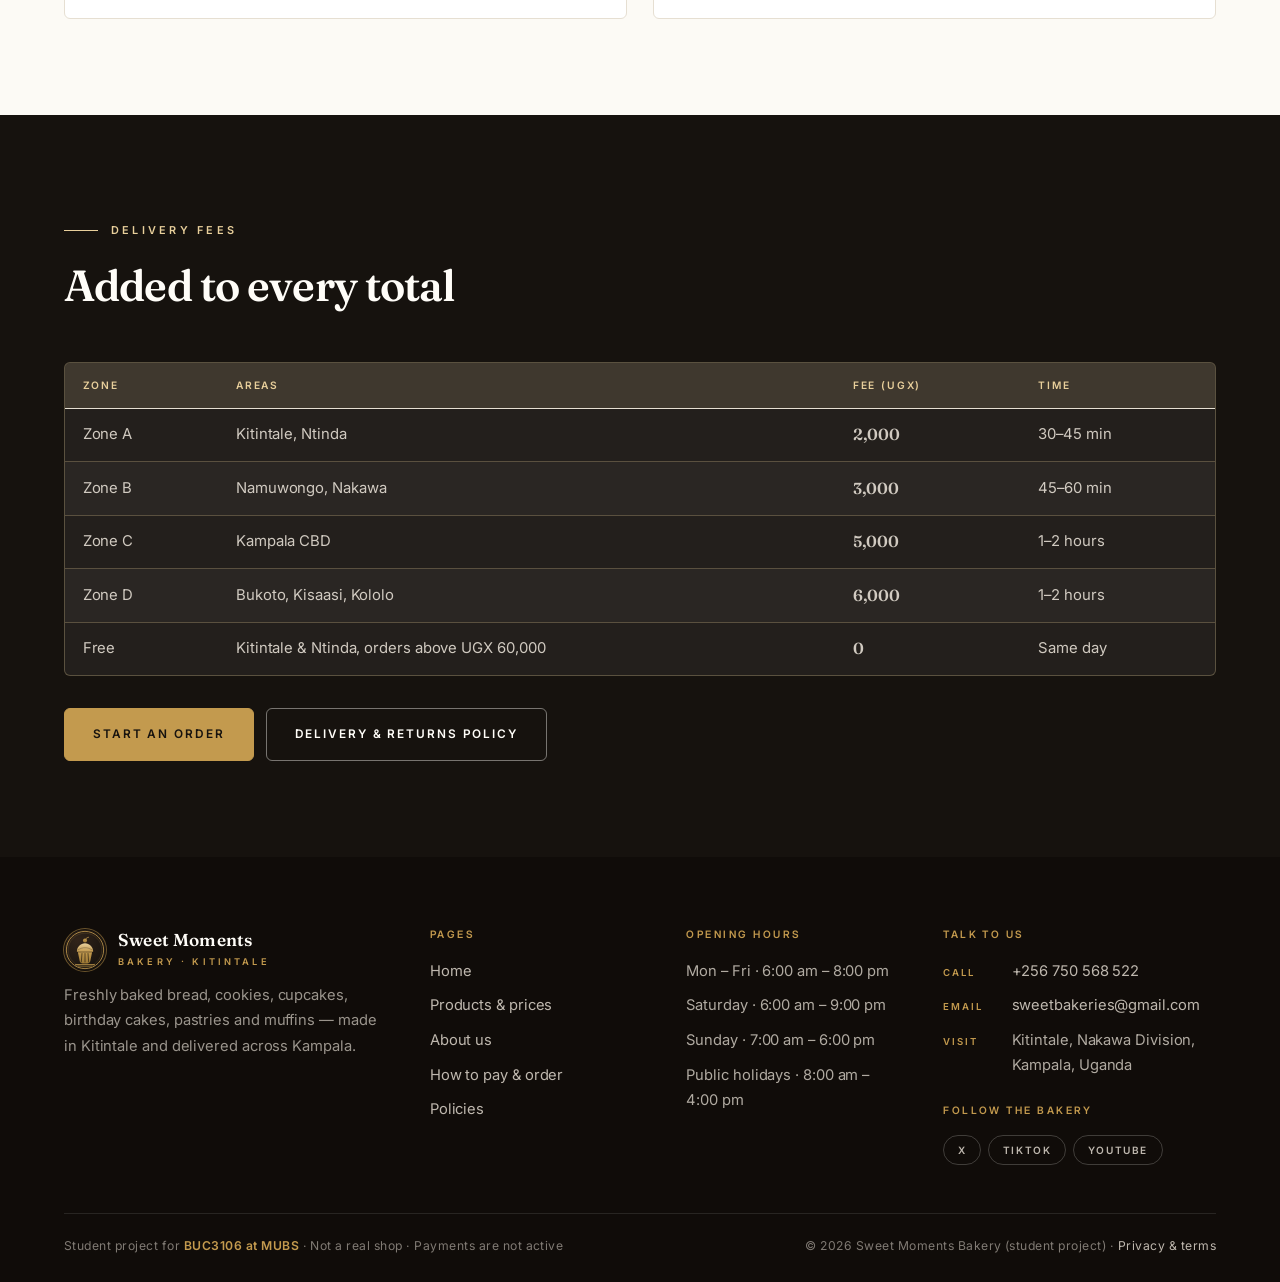
<file: pay.html>
<!DOCTYPE html>
<!-- SWEET MOMENTS BAKERY - HOW TO PAY AND ORDER (pay.html)
     Task 7 of the BUC3106 project: every payment method with a name,
     three short steps, the details to pay to, how we confirm payment
     and our refund rule. All payment numbers are marked SAMPLE. -->
<html lang="en">
<head>
  <meta charset="UTF-8">
  <meta name="viewport" content="width=device-width, initial-scale=1">
  <title>How to Pay &amp; Order | Sweet Moments Bakery</title>
  <meta name="description" content="Five ways to pay Sweet Moments Bakery: MTN Mobile Money, Airtel Money, cash on delivery, bank transfer for businesses and card payment. Each with three clear steps. Student project - payments are not active.">
  <link rel="icon" type="image/svg+xml" href="logo.svg">
  <link rel="preconnect" href="https://fonts.googleapis.com">
  <link rel="preconnect" href="https://fonts.gstatic.com" crossorigin>
  <link href="https://fonts.googleapis.com/css2?family=Fraunces:ital,opsz,wght@0,9..144,400;0,9..144,500;0,9..144,600;1,9..144,400&family=Inter:wght@400;500;600;700&display=swap" rel="stylesheet">
  <link rel="stylesheet" href="style.css">
</head>
<body>

  <header class="header">
    <div class="container header__inner">
      <a class="brand" href="index.html">
        <img class="brand__mark" src="logo.svg" alt="Sweet Moments Bakery">
        <span><span class="brand__name">Sweet Moments</span><span class="brand__sub">Bakery · Kitintale</span></span>
      </a>
      <input type="checkbox" id="nav-toggle" class="nav-toggle">
      <label for="nav-toggle" class="nav-toggle-label" aria-label="Open menu"><span class="burger"></span></label>
      <nav class="nav" aria-label="Main menu">
        <a href="index.html">Home</a>
        <a href="products.html">Products</a>
        <a href="about.html">About</a>
        <a href="pay.html" class="active">How to Pay</a>
        <a href="policies.html">Policies</a>
        <a class="btn btn--wa" href="https://wa.me/256750568522?text=Hello%20Sweet%20Moments%20Bakery%2C%20I%20would%20like%20to%20place%20an%20order" target="_blank" rel="noopener">Order on WhatsApp</a>
      </nav>
    </div>
  </header>

  <main>

    <section class="page-hero">
      <img class="page-hero__bg" src="images/banner-inner.jpg" alt="">
      <div class="container">
        <div class="crumbs">Home / How to Pay &amp; Order</div>
        <h1>How to pay &amp; order</h1>
        <p>Five ways to pay, three steps each. Read the box marked <span class="sample">SAMPLE</span> — this is a student project, so no money can move through this page.</p>
      </div>
    </section>

    <!-- ============ IMPORTANT STUDENT-PROJECT NOTE ============ -->
    <section class="section" style="padding-bottom:0;">
      <div class="container">
        <p class="note" style="font-size:1rem;">
          <b>This is a student project for BUC3106 at MUBS. Payments are not active.</b>
          The bank account numbers, till numbers and card links below are obvious sample numbers
          marked <span class="sample">SAMPLE</span>. No real money is collected on this website and
          no customer details are stored on this website. When a real shop opens, it replaces these
          numbers with the shop's real, verified details.
        </p>
      </div>
    </section>

    <!-- ============ ORDERING FIRST ============ -->
    <section class="section">
      <div class="container">
        <div class="section-head">
          <span class="eyebrow">Before you pay</span>
          <h2>Ordering takes three steps</h2>
          <p>Nothing is paid on the website. You order, we confirm, then you pay using one of the methods below.</p>
        </div>
        <div class="grid grid--3">
          <article class="card">
            <span class="num">01</span>
            <h3>Send your order</h3>
            <p>Open WhatsApp and send the item codes, quantities and your delivery area. We reply with the total, including delivery.</p>
          </article>
          <article class="card">
            <span class="num">02</span>
            <h3>We confirm the total</h3>
            <p>You get a written confirmation: products, quantity, delivery fee, total and the expected delivery time.</p>
          </article>
          <article class="card">
            <span class="num">03</span>
            <h3>Pay, then we bake</h3>
            <p>Pay with one of the five methods below and send the transaction ID. We confirm it from our own records and start baking.</p>
          </article>
        </div>
      </div>
    </section>

    <!-- ============ THE FIVE PAYMENT METHODS ============ -->
    <section class="section section--sand" id="methods">
      <div class="container">
        <div class="section-head">
          <span class="eyebrow">Payment methods</span>
          <h2>Choose the one that suits you</h2>
          <p>Every box shows the method, three short steps and the details to pay to.</p>
        </div>

        <div class="pay-grid">

          <!-- METHOD 1: MTN MOBILE MONEY -->
          <article class="pay-card">
            <div class="pay-card__head">
              <h3>Payment method 01<span class="method">MTN Mobile Money (MoMo)</span></h3>
              <span class="sample">SAMPLE</span>
            </div>
            <div class="pay-card__body">
              <p style="font-size:.95rem; color:var(--muted);">Best for households in Kampala. You pay from your own MTN handset.</p>
              <ol class="steps">
                <li>Open the MoMo menu on your phone (<b>*165#</b> or the My MTN app) and choose <b>Send Money</b>.</li>
                <li>Enter the sample number below and the total we quoted, then enter your MoMo PIN.</li>
                <li>Copy the transaction ID from the confirmation SMS and send it to us on WhatsApp.</li>
              </ol>
              <div class="pay-details">
                <b>Pay to (MoMo name):</b> Sweet Moments Bakery <span class="sample">SAMPLE</span><br>
                <b>Sample number:</b> 0772 000 001 <span class="sample">SAMPLE</span><br>
                <b>Reference:</b> your order code, e.g. SM-CAK-04
              </div>
            </div>
          </article>

          <!-- METHOD 2: AIRTEL MONEY -->
          <article class="pay-card">
            <div class="pay-card__head">
              <h3>Payment method 02<span class="method">Airtel Money</span></h3>
              <span class="sample">SAMPLE</span>
            </div>
            <div class="pay-card__body">
              <p style="font-size:.95rem; color:var(--muted);">For customers on the Airtel network. Works on every handset, no smartphone needed.</p>
              <ol class="steps">
                <li>Dial <b>*165#</b> and choose <b>Send Money</b>.</li>
                <li>Enter the sample number below, the total amount and your PIN, then confirm.</li>
                <li>Send us the transaction ID (and the name the money left from) on WhatsApp.</li>
              </ol>
              <div class="pay-details">
                <b>Pay to (Airtel name):</b> Sweet Moments Bakery <span class="sample">SAMPLE</span><br>
                <b>Sample number:</b> 0740 000 001 <span class="sample">SAMPLE</span><br>
                <b>Reference:</b> your order code, e.g. SM-BRD-01
              </div>
            </div>
          </article>

          <!-- METHOD 3: CASH ON DELIVERY -->
          <article class="pay-card">
            <div class="pay-card__head">
              <h3>Payment method 03<span class="method">Cash on delivery</span></h3>
              <span class="sample">Named areas</span>
            </div>
            <div class="pay-card__body">
              <p style="font-size:.95rem; color:var(--muted);">Available in Kitintale, Ntinda, Namuwongo, Nakawa and Kampala CBD.</p>
              <ol class="steps">
                <li>Order on WhatsApp and tell us your zone so we can add the delivery fee.</li>
                <li>Check the items with the rider at your gate before you pay.</li>
                <li>Pay cash to the rider and ask for a printed or written receipt with the order code.</li>
              </ol>
              <div class="pay-details">
                <b>Pay to:</b> the delivery rider, at handover<br>
                <b>Amount:</b> exactly the total in your WhatsApp confirmation<br>
                <b>Note:</b> riders never keep your change beyond UGX 5,000 — carry small notes where possible.
              </div>
            </div>
          </article>

          <!-- METHOD 4: BANK TRANSFER -->
          <article class="pay-card">
            <div class="pay-card__head">
              <h3>Payment method 04<span class="method">Bank transfer for businesses</span></h3>
              <span class="sample">SAMPLE</span>
            </div>
            <div class="pay-card__body">
              <p style="font-size:.95rem; color:var(--muted);">For cafés, schools and offices paying a weekly invoice or a standing order.</p>
              <ol class="steps">
                <li>Ask us for an invoice; it shows the products, the week and the total.</li>
                <li>Transfer the exact total to the sample account below, using the invoice number as the reference.</li>
                <li>Send the bank slip (photo or PDF) on WhatsApp or to sweetbakeries@gmail.com.</li>
              </ol>
              <div class="pay-details">
                <b>Account name:</b> Sweet Moments Bakery <span class="sample">SAMPLE</span><br>
                <b>Bank:</b> Sample Bank, Kitintale branch <span class="sample">SAMPLE</span><br>
                <b>Sample account no.:</b> 9030 0000 0001 <span class="sample">SAMPLE</span><br>
                <b>Reference:</b> the invoice number
              </div>
            </div>
          </article>

          <!-- METHOD 5: CARD -->
          <article class="pay-card">
            <div class="pay-card__head">
              <h3>Payment method 05<span class="method">Card — Visa &amp; Mastercard</span></h3>
              <span class="sample">Not active</span>
            </div>
            <div class="pay-card__body">
              <p style="font-size:.95rem; color:var(--muted);">Only for large orders such as weddings and conferences, through a licensed payment provider.</p>
              <ol class="steps">
                <li>We send you a secure payment link from our payment provider — never a photo of a card.</li>
                <li>You type your card details on the provider's own page, which is protected with https and a padlock.</li>
                <li>The provider approves the payment and emails you a receipt; we receive the confirmation and bake.</li>
              </ol>
              <div class="pay-details">
                <b>Accepted:</b> Visa and Mastercard, in UGX<br>
                <b>Provider:</b> a payment service provider licensed by the Bank of Uganda <span class="sample">SAMPLE</span><br>
                <b>Rule:</b> Sweet Moments Bakery never sees or stores your card number.
              </div>
            </div>
          </article>

          <!-- METHOD 6: HELP BOX -->
          <article class="pay-card">
            <div class="pay-card__head pay-card__head--gold">
              <h3>Need help?<span class="method">Not sure which one to use?</span></h3>
            </div>
            <div class="pay-card__body">
              <p style="font-size:.95rem; color:var(--muted);">Message us and we will tell you the total for your area first. You never pay before you have the total in writing.</p>
              <ul class="checklist">
                <li>Small household order → mobile money or cash on delivery</li>
                <li>Custom or large order → mobile money first, card for events</li>
                <li>Café, school or office → bank transfer with a weekly invoice</li>
              </ul>
              <div class="btn-row">
                <a class="btn btn--wa" href="https://wa.me/256750568522?text=Hello%2C%20which%20payment%20method%20should%20I%20use%3F" target="_blank" rel="noopener">Ask on WhatsApp</a>
              </div>
            </div>
          </article>

        </div>
      </div>
    </section>

    <!-- ============ HOW WE CONFIRM + REFUNDS ============ -->
    <section class="section">
      <div class="container split">
        <div>
          <span class="eyebrow">Payment confirmation</span>
          <h2>How we confirm that you paid</h2>
          <ul class="checklist">
            <li><b>We check our own records, not your screenshot.</b> A screenshot on its own is never accepted as proof.</li>
            <li>For mobile money, we open our own MoMo or Airtel menu and read the money in <b>our</b> transaction history using the transaction ID you sent.</li>
            <li>For bank transfers, we match the amount, date and reference against our own bank statement.</li>
            <li>For card payments, we wait for the payment provider's own confirmation email — not a picture of one.</li>
            <li>If the money is not in our records within 30 minutes, we pause the order and ask you to check with your network.</li>
          </ul>
        </div>
        <div>
          <span class="eyebrow">Refunds</span>
          <h2>If something goes wrong</h2>
          <div class="card">
            <h3>Our refund rule</h3>
            <ul class="checklist">
              <li><b>Wrong or damaged item:</b> tell us within 2 hours of delivery with a photo — we remake or refund in full.</li>
              <li><b>We cannot deliver:</b> a full refund of everything paid, including the delivery fee, within 3 working days.</li>
              <li><b>Custom cake cancelled 48+ hours ahead:</b> full refund. Less than 48 hours: 50% refund, because ingredients were already bought.</li>
              <li><b>Cash on delivery returned at the door:</b> pay nothing; the delivery fee for that trip is not charged.</li>
              <li>Refunds are sent back through the same method you paid with — never to a different number or account.</li>
            </ul>
            <p class="note" style="margin-top:1rem;">Refunds are how this project says it <i>would</i> work. No money can move while this is a student project.</p>
          </div>
        </div>
      </div>
    </section>

    <!-- ============ WHY THESE METHODS + CRYPTO (Task 7) ============ -->
    <section class="section" style="padding-top:0;">
      <div class="container">
        <div class="section-head">
          <span class="eyebrow">Our reasoning</span>
          <h2>Why these methods — and why no cryptocurrency</h2>
          <p>The half-page explanation that goes with this page, in two cards.</p>
        </div>
        <div class="why-grid">
          <article class="card">
            <span class="num">01</span>
            <h3>Chosen for the customers we actually have</h3>
            <p>Most of our orders are small amounts paid from a phone, so <b>MTN Mobile Money</b> and <b>Airtel Money</b> come first: they work on any handset, need no bank account and settle into our account in seconds, so baking can start immediately. <b>Cash on delivery</b> protects the first-time buyer who has never met us — you check the items at your gate before money changes hands. <b>Bank transfer</b> exists for cafés, schools and offices, who need an invoice they can file for their accounts. <b>Card payment</b> is kept for large event orders through a licensed provider, and the customer types the card number on the provider's own page — never on ours.</p>
          </article>
          <article class="card">
            <span class="num">02</span>
            <h3>Why we do not accept cryptocurrency</h3>
            <p>The Bank of Uganda has stated that cryptocurrencies such as Bitcoin are <b>not legal tender</b> in Uganda, that it does not issue or regulate them, and it has warned the public that anyone who buys or sells them does so at their own risk. Payment providers that move money in Uganda must be licensed by the Bank of Uganda. Because we could not honour the refund promise on our <a href="policies.html">Policies page</a> in an unregulated token — nor show URA where the income came from — Sweet Moments Bakery accepts mobile money, cash on delivery, bank transfer and cards through a licensed provider only.</p>
          </article>
        </div>
      </div>
    </section>

    <!-- ============ DELIVERY FEES ============ -->
    <section class="section section--ink">
      <div class="container">
        <div class="section-head">
          <span class="eyebrow">Delivery fees</span>
          <h2>Added to every total</h2>
        </div>
        <div class="table-wrap" style="background:rgba(255,255,255,.06);">
          <table>
            <thead>
              <tr><th>Zone</th><th>Areas</th><th>Fee (UGX)</th><th>Time</th></tr>
            </thead>
            <tbody>
              <tr><td>Zone A</td><td>Kitintale, Ntinda</td><td class="num">2,000</td><td>30–45 min</td></tr>
              <tr><td>Zone B</td><td>Namuwongo, Nakawa</td><td class="num">3,000</td><td>45–60 min</td></tr>
              <tr><td>Zone C</td><td>Kampala CBD</td><td class="num">5,000</td><td>1–2 hours</td></tr>
              <tr><td>Zone D</td><td>Bukoto, Kisaasi, Kololo</td><td class="num">6,000</td><td>1–2 hours</td></tr>
              <tr><td>Free</td><td>Kitintale &amp; Ntinda, orders above UGX 60,000</td><td class="num">0</td><td>Same day</td></tr>
            </tbody>
          </table>
        </div>
        <div class="btn-row">
          <a class="btn btn--wa" href="https://wa.me/256750568522?text=Hello%20Sweet%20Moments%20Bakery%2C%20I%20would%20like%20to%20place%20an%20order" target="_blank" rel="noopener">Start an order</a>
          <a class="btn btn--ghost" href="policies.html">Delivery &amp; returns policy</a>
        </div>
      </div>
    </section>

  </main>

  <footer class="footer">
    <div class="container">
      <div class="footer__grid">
        <div>
          <a class="brand" href="index.html" style="margin-bottom:.8rem;">
            <img class="brand__mark" src="logo.svg" alt="Sweet Moments Bakery">
            <span><span class="brand__name">Sweet Moments</span><span class="brand__sub">Bakery · Kitintale</span></span>
          </a>
          <p>Freshly baked bread, cookies, cupcakes, birthday cakes, pastries and muffins — made in Kitintale and delivered across Kampala.</p>
        </div>
        <div>
          <h4>Pages</h4>
          <ul>
            <li><a href="index.html">Home</a></li>
            <li><a href="products.html">Products &amp; prices</a></li>
            <li><a href="about.html">About us</a></li>
            <li><a href="pay.html">How to pay &amp; order</a></li>
            <li><a href="policies.html">Policies</a></li>
          </ul>
        </div>
        <div>
          <h4>Opening hours</h4>
          <ul>
            <li>Mon – Fri · 6:00 am – 8:00 pm</li>
            <li>Saturday · 6:00 am – 9:00 pm</li>
            <li>Sunday · 7:00 am – 6:00 pm</li>
            <li>Public holidays · 8:00 am – 4:00 pm</li>
          </ul>
        </div>
        <div>
          <h4>Talk to us</h4>
          <ul class="contact-list">
            <li><span class="k">Call</span> <a href="https://wa.me/256750568522" target="_blank" rel="noopener">+256 750 568 522</a></li>
            <li><span class="k">Email</span> <a href="mailto:sweetbakeries@gmail.com">sweetbakeries@gmail.com</a></li>
            <li><span class="k">Visit</span> Kitintale, Nakawa Division, Kampala, Uganda</li>
          </ul>
          <h4 class="spaced">Follow the bakery</h4>
          <div class="social-row">
            <a href="https://x.com/sweetmomeng7so" target="_blank" rel="noopener">X</a>
            <a href="https://www.tiktok.com/@sweetmoments.bake" target="_blank" rel="noopener">TikTok</a>
            <a href="https://www.youtube.com/@Sweetmomentsbakery-g5i" target="_blank" rel="noopener">YouTube</a>
          </div>
        </div>
      </div>
      <div class="footer__bottom">
        <span>Student project for <strong>BUC3106 at MUBS</strong> · Not a real shop · Payments are not active</span>
        <span>© 2026 Sweet Moments Bakery (student project) · <a href="policies.html">Privacy &amp; terms</a></span>
      </div>
    </div>
  </footer>

</body>
</html>
</file>
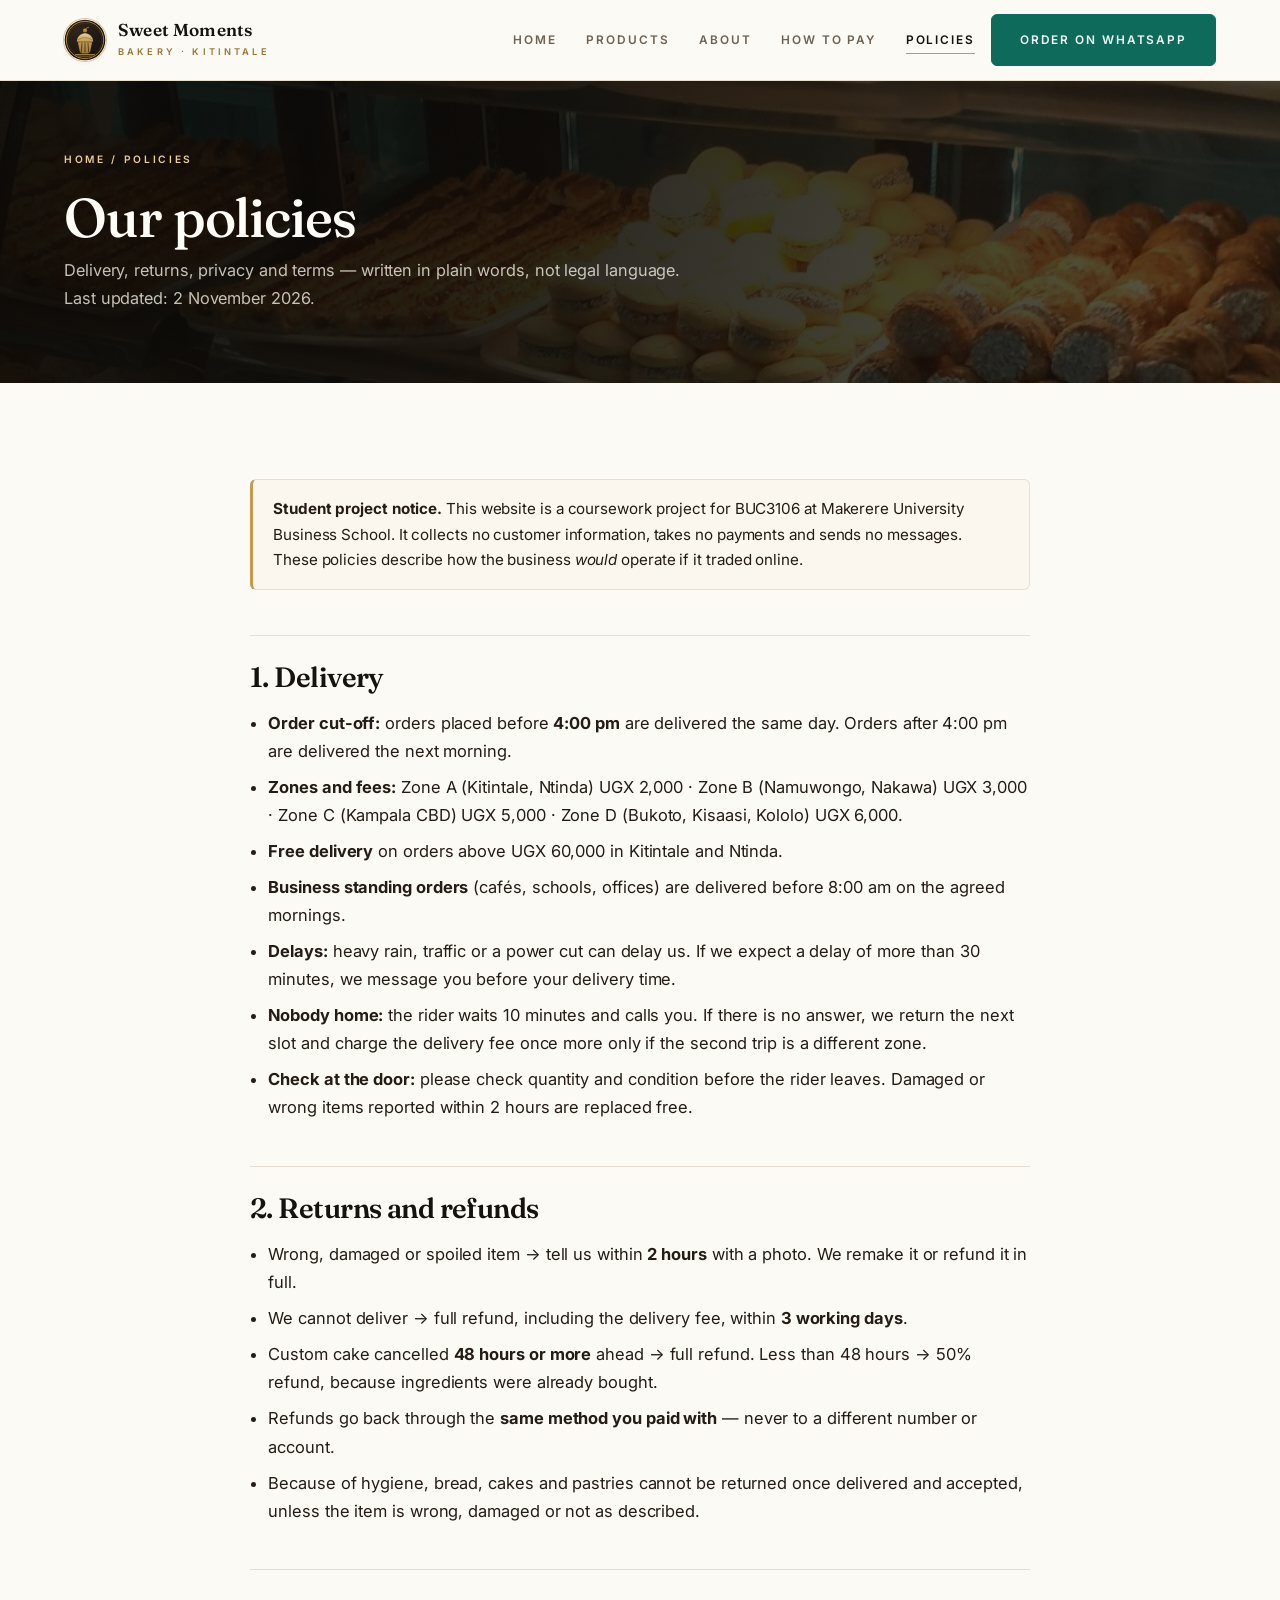
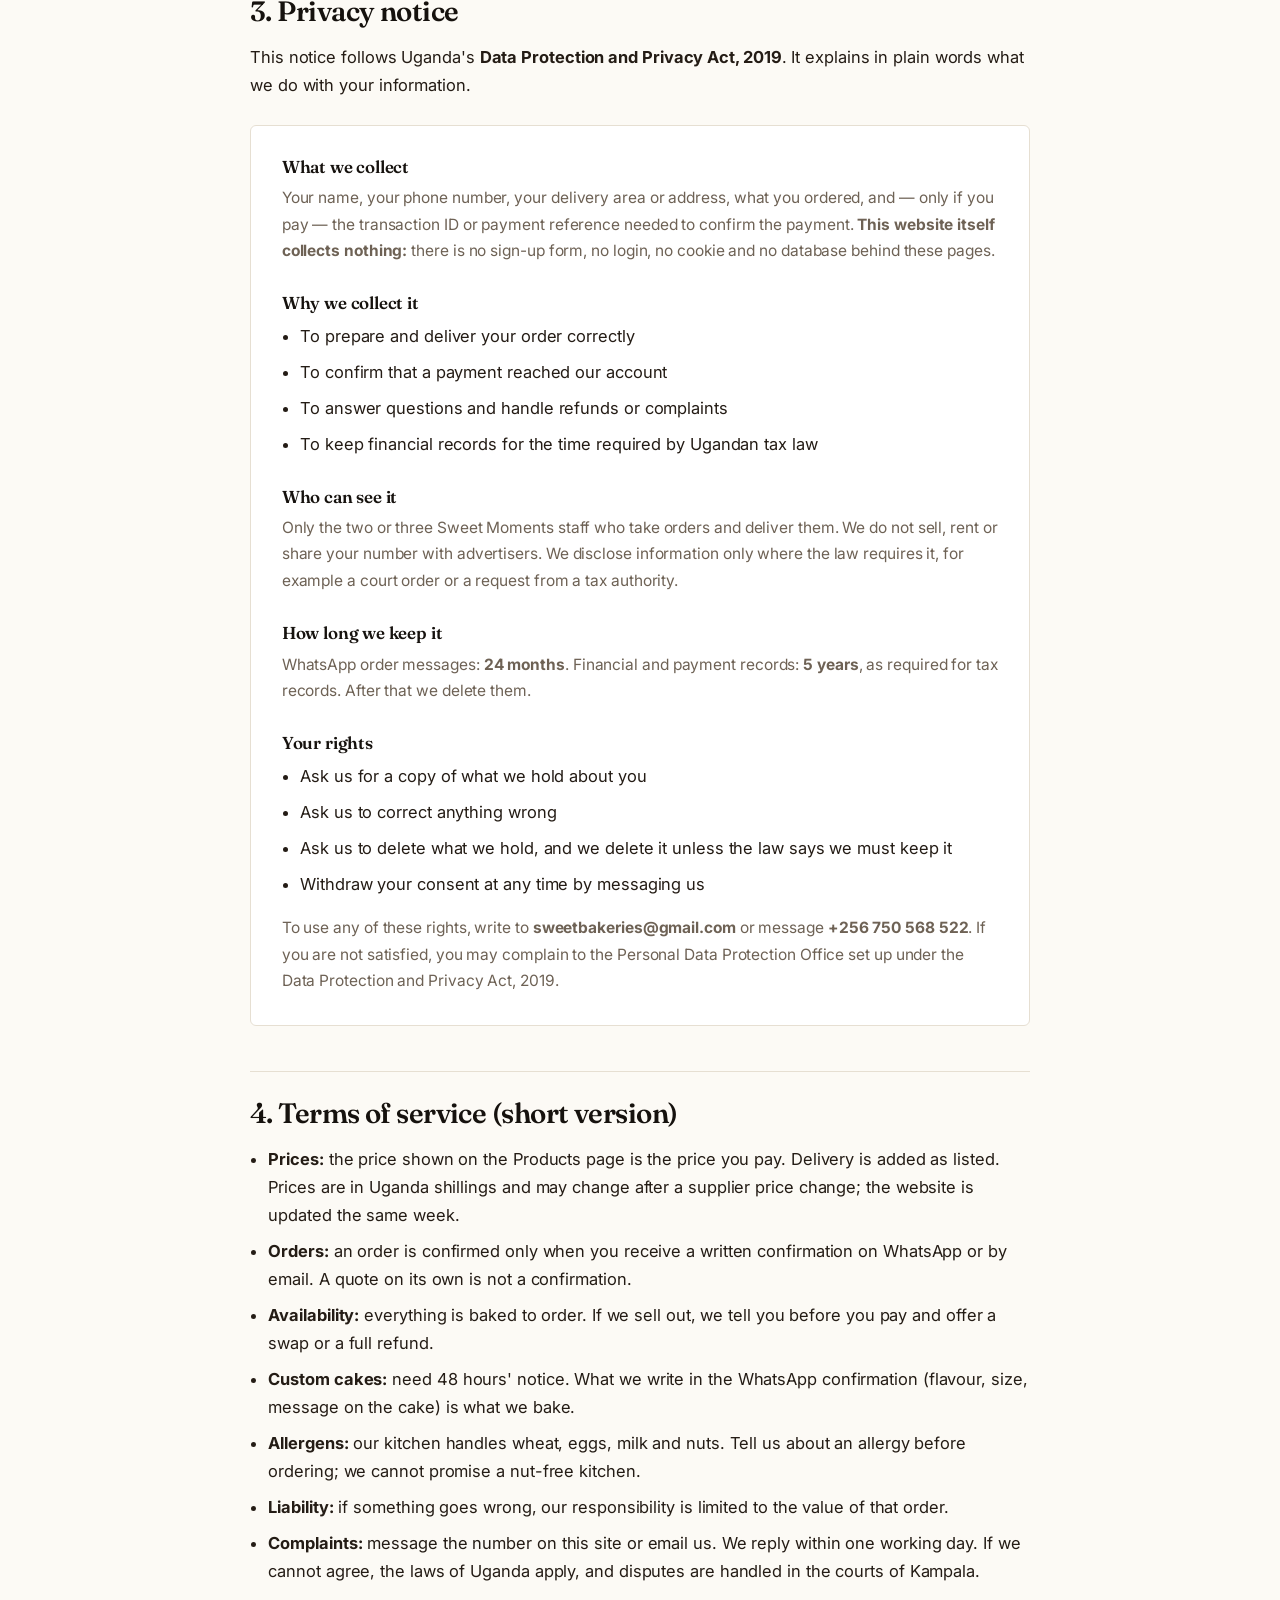
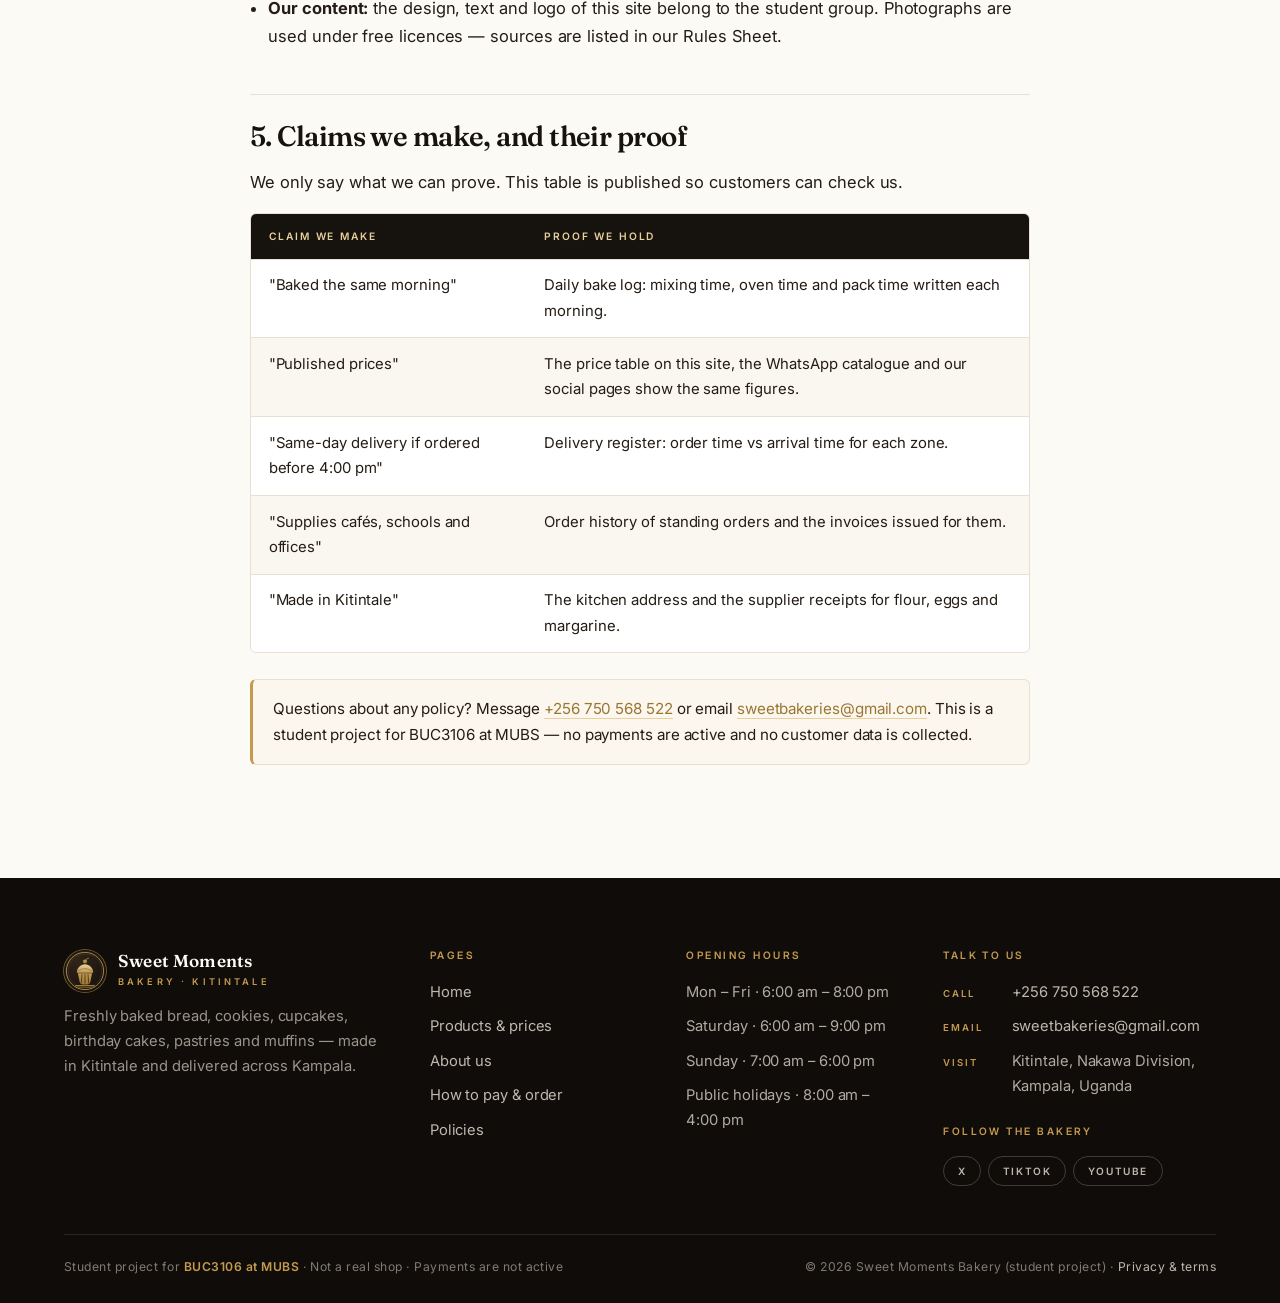
<file: policies.html>
<!DOCTYPE html>
<!-- SWEET MOMENTS BAKERY - POLICIES (policies.html)
     Task 8 of the BUC3106 project: delivery, returns, privacy notice
     (Data Protection and Privacy Act, 2019) and short terms, written
     in plain language. -->
<html lang="en">
<head>
  <meta charset="UTF-8">
  <meta name="viewport" content="width=device-width, initial-scale=1">
  <title>Policies: Delivery, Returns, Privacy &amp; Terms | Sweet Moments Bakery</title>
  <meta name="description" content="Plain-language delivery, returns, privacy notice and terms for Sweet Moments Bakery Kitintale, written in line with Uganda's Data Protection and Privacy Act, 2019.">
  <link rel="icon" type="image/svg+xml" href="logo.svg">
  <link rel="preconnect" href="https://fonts.googleapis.com">
  <link rel="preconnect" href="https://fonts.gstatic.com" crossorigin>
  <link href="https://fonts.googleapis.com/css2?family=Fraunces:ital,opsz,wght@0,9..144,400;0,9..144,500;0,9..144,600;1,9..144,400&family=Inter:wght@400;500;600;700&display=swap" rel="stylesheet">
  <link rel="stylesheet" href="style.css">
</head>
<body>

  <header class="header">
    <div class="container header__inner">
      <a class="brand" href="index.html">
        <img class="brand__mark" src="logo.svg" alt="Sweet Moments Bakery">
        <span><span class="brand__name">Sweet Moments</span><span class="brand__sub">Bakery · Kitintale</span></span>
      </a>
      <input type="checkbox" id="nav-toggle" class="nav-toggle">
      <label for="nav-toggle" class="nav-toggle-label" aria-label="Open menu"><span class="burger"></span></label>
      <nav class="nav" aria-label="Main menu">
        <a href="index.html">Home</a>
        <a href="products.html">Products</a>
        <a href="about.html">About</a>
        <a href="pay.html">How to Pay</a>
        <a href="policies.html" class="active">Policies</a>
        <a class="btn btn--wa" href="https://wa.me/256750568522?text=Hello%20Sweet%20Moments%20Bakery%2C%20I%20would%20like%20to%20place%20an%20order" target="_blank" rel="noopener">Order on WhatsApp</a>
      </nav>
    </div>
  </header>

  <main>

    <section class="page-hero">
      <img class="page-hero__bg" src="images/banner-inner.jpg" alt="">
      <div class="container">
        <div class="crumbs">Home / Policies</div>
        <h1>Our policies</h1>
        <p>Delivery, returns, privacy and terms — written in plain words, not legal language. Last updated: 2 November 2026.</p>
      </div>
    </section>

    <section class="section">
      <div class="container prose">

        <p class="note"><b>Student project notice.</b> This website is a coursework project for BUC3106 at Makerere University Business School. It collects no customer information, takes no payments and sends no messages. These policies describe how the business <i>would</i> operate if it traded online.</p>

        <!-- ===== DELIVERY ===== -->
        <h2>1. Delivery</h2>
        <ul>
          <li><b>Order cut-off:</b> orders placed before <b>4:00 pm</b> are delivered the same day. Orders after 4:00 pm are delivered the next morning.</li>
          <li><b>Zones and fees:</b> Zone A (Kitintale, Ntinda) UGX 2,000 · Zone B (Namuwongo, Nakawa) UGX 3,000 · Zone C (Kampala CBD) UGX 5,000 · Zone D (Bukoto, Kisaasi, Kololo) UGX 6,000.</li>
          <li><b>Free delivery</b> on orders above UGX 60,000 in Kitintale and Ntinda.</li>
          <li><b>Business standing orders</b> (cafés, schools, offices) are delivered before 8:00 am on the agreed mornings.</li>
          <li><b>Delays:</b> heavy rain, traffic or a power cut can delay us. If we expect a delay of more than 30 minutes, we message you before your delivery time.</li>
          <li><b>Nobody home:</b> the rider waits 10 minutes and calls you. If there is no answer, we return the next slot and charge the delivery fee once more only if the second trip is a different zone.</li>
          <li><b>Check at the door:</b> please check quantity and condition before the rider leaves. Damaged or wrong items reported within 2 hours are replaced free.</li>
        </ul>

        <!-- ===== RETURNS ===== -->
        <h2>2. Returns and refunds</h2>
        <ul>
          <li>Wrong, damaged or spoiled item → tell us within <b>2 hours</b> with a photo. We remake it or refund it in full.</li>
          <li>We cannot deliver → full refund, including the delivery fee, within <b>3 working days</b>.</li>
          <li>Custom cake cancelled <b>48 hours or more</b> ahead → full refund. Less than 48 hours → 50% refund, because ingredients were already bought.</li>
          <li>Refunds go back through the <b>same method you paid with</b> — never to a different number or account.</li>
          <li>Because of hygiene, bread, cakes and pastries cannot be returned once delivered and accepted, unless the item is wrong, damaged or not as described.</li>
        </ul>

        <!-- ===== PRIVACY ===== -->
        <h2>3. Privacy notice</h2>
        <p>This notice follows Uganda's <b>Data Protection and Privacy Act, 2019</b>. It explains in plain words what we do with your information.</p>

        <div class="card">
          <h3>What we collect</h3>
          <p>Your name, your phone number, your delivery area or address, what you ordered, and — only if you pay — the transaction ID or payment reference needed to confirm the payment. <b>This website itself collects nothing:</b> there is no sign-up form, no login, no cookie and no database behind these pages.</p>

          <h3>Why we collect it</h3>
          <ul>
            <li>To prepare and deliver your order correctly</li>
            <li>To confirm that a payment reached our account</li>
            <li>To answer questions and handle refunds or complaints</li>
            <li>To keep financial records for the time required by Ugandan tax law</li>
          </ul>

          <h3>Who can see it</h3>
          <p>Only the two or three Sweet Moments staff who take orders and deliver them. We do not sell, rent or share your number with advertisers. We disclose information only where the law requires it, for example a court order or a request from a tax authority.</p>

          <h3>How long we keep it</h3>
          <p>WhatsApp order messages: <b>24 months</b>. Financial and payment records: <b>5 years</b>, as required for tax records. After that we delete them.</p>

          <h3>Your rights</h3>
          <ul>
            <li>Ask us for a copy of what we hold about you</li>
            <li>Ask us to correct anything wrong</li>
            <li>Ask us to delete what we hold, and we delete it unless the law says we must keep it</li>
            <li>Withdraw your consent at any time by messaging us</li>
          </ul>
          <p style="margin-bottom:0;">To use any of these rights, write to <b>sweetbakeries@gmail.com</b> or message <b>+256 750 568 522</b>. If you are not satisfied, you may complain to the Personal Data Protection Office set up under the Data Protection and Privacy Act, 2019.</p>
        </div>

        <!-- ===== TERMS ===== -->
        <h2>4. Terms of service (short version)</h2>
        <ul>
          <li><b>Prices:</b> the price shown on the Products page is the price you pay. Delivery is added as listed. Prices are in Uganda shillings and may change after a supplier price change; the website is updated the same week.</li>
          <li><b>Orders:</b> an order is confirmed only when you receive a written confirmation on WhatsApp or by email. A quote on its own is not a confirmation.</li>
          <li><b>Availability:</b> everything is baked to order. If we sell out, we tell you before you pay and offer a swap or a full refund.</li>
          <li><b>Custom cakes:</b> need 48 hours' notice. What we write in the WhatsApp confirmation (flavour, size, message on the cake) is what we bake.</li>
          <li><b>Allergens:</b> our kitchen handles wheat, eggs, milk and nuts. Tell us about an allergy before ordering; we cannot promise a nut-free kitchen.</li>
          <li><b>Liability:</b> if something goes wrong, our responsibility is limited to the value of that order.</li>
          <li><b>Complaints:</b> message the number on this site or email us. We reply within one working day. If we cannot agree, the laws of Uganda apply, and disputes are handled in the courts of Kampala.</li>
          <li><b>Our content:</b> the design, text and logo of this site belong to the student group. Photographs are used under free licences — sources are listed in our Rules Sheet.</li>
        </ul>

        <!-- ===== CLAIMS ===== -->
        <h2>5. Claims we make, and their proof</h2>
        <p>We only say what we can prove. This table is published so customers can check us.</p>
        <div class="table-wrap">
          <table>
            <thead><tr><th>Claim we make</th><th>Proof we hold</th></tr></thead>
            <tbody>
              <tr><td>"Baked the same morning"</td><td>Daily bake log: mixing time, oven time and pack time written each morning.</td></tr>
              <tr><td>"Published prices"</td><td>The price table on this site, the WhatsApp catalogue and our social pages show the same figures.</td></tr>
              <tr><td>"Same-day delivery if ordered before 4:00 pm"</td><td>Delivery register: order time vs arrival time for each zone.</td></tr>
              <tr><td>"Supplies cafés, schools and offices"</td><td>Order history of standing orders and the invoices issued for them.</td></tr>
              <tr><td>"Made in Kitintale"</td><td>The kitchen address and the supplier receipts for flour, eggs and margarine.</td></tr>
            </tbody>
          </table>
        </div>

        <p class="note" style="margin-top:1.6rem;">Questions about any policy? Message <a href="https://wa.me/256750568522" target="_blank" rel="noopener">+256 750 568 522</a> or email <a href="mailto:sweetbakeries@gmail.com">sweetbakeries@gmail.com</a>. This is a student project for BUC3106 at MUBS — no payments are active and no customer data is collected.</p>

      </div>
    </section>

  </main>

  <footer class="footer">
    <div class="container">
      <div class="footer__grid">
        <div>
          <a class="brand" href="index.html" style="margin-bottom:.8rem;">
            <img class="brand__mark" src="logo.svg" alt="Sweet Moments Bakery">
            <span><span class="brand__name">Sweet Moments</span><span class="brand__sub">Bakery · Kitintale</span></span>
          </a>
          <p>Freshly baked bread, cookies, cupcakes, birthday cakes, pastries and muffins — made in Kitintale and delivered across Kampala.</p>
        </div>
        <div>
          <h4>Pages</h4>
          <ul>
            <li><a href="index.html">Home</a></li>
            <li><a href="products.html">Products &amp; prices</a></li>
            <li><a href="about.html">About us</a></li>
            <li><a href="pay.html">How to pay &amp; order</a></li>
            <li><a href="policies.html">Policies</a></li>
          </ul>
        </div>
        <div>
          <h4>Opening hours</h4>
          <ul>
            <li>Mon – Fri · 6:00 am – 8:00 pm</li>
            <li>Saturday · 6:00 am – 9:00 pm</li>
            <li>Sunday · 7:00 am – 6:00 pm</li>
            <li>Public holidays · 8:00 am – 4:00 pm</li>
          </ul>
        </div>
        <div>
          <h4>Talk to us</h4>
          <ul class="contact-list">
            <li><span class="k">Call</span> <a href="https://wa.me/256750568522" target="_blank" rel="noopener">+256 750 568 522</a></li>
            <li><span class="k">Email</span> <a href="mailto:sweetbakeries@gmail.com">sweetbakeries@gmail.com</a></li>
            <li><span class="k">Visit</span> Kitintale, Nakawa Division, Kampala, Uganda</li>
          </ul>
          <h4 class="spaced">Follow the bakery</h4>
          <div class="social-row">
            <a href="https://x.com/sweetmomeng7so" target="_blank" rel="noopener">X</a>
            <a href="https://www.tiktok.com/@sweetmoments.bake" target="_blank" rel="noopener">TikTok</a>
            <a href="https://www.youtube.com/@Sweetmomentsbakery-g5i" target="_blank" rel="noopener">YouTube</a>
          </div>
        </div>
      </div>
      <div class="footer__bottom">
        <span>Student project for <strong>BUC3106 at MUBS</strong> · Not a real shop · Payments are not active</span>
        <span>© 2026 Sweet Moments Bakery (student project) · <a href="policies.html">Privacy &amp; terms</a></span>
      </div>
    </div>
  </footer>

</body>
</html>
</file>
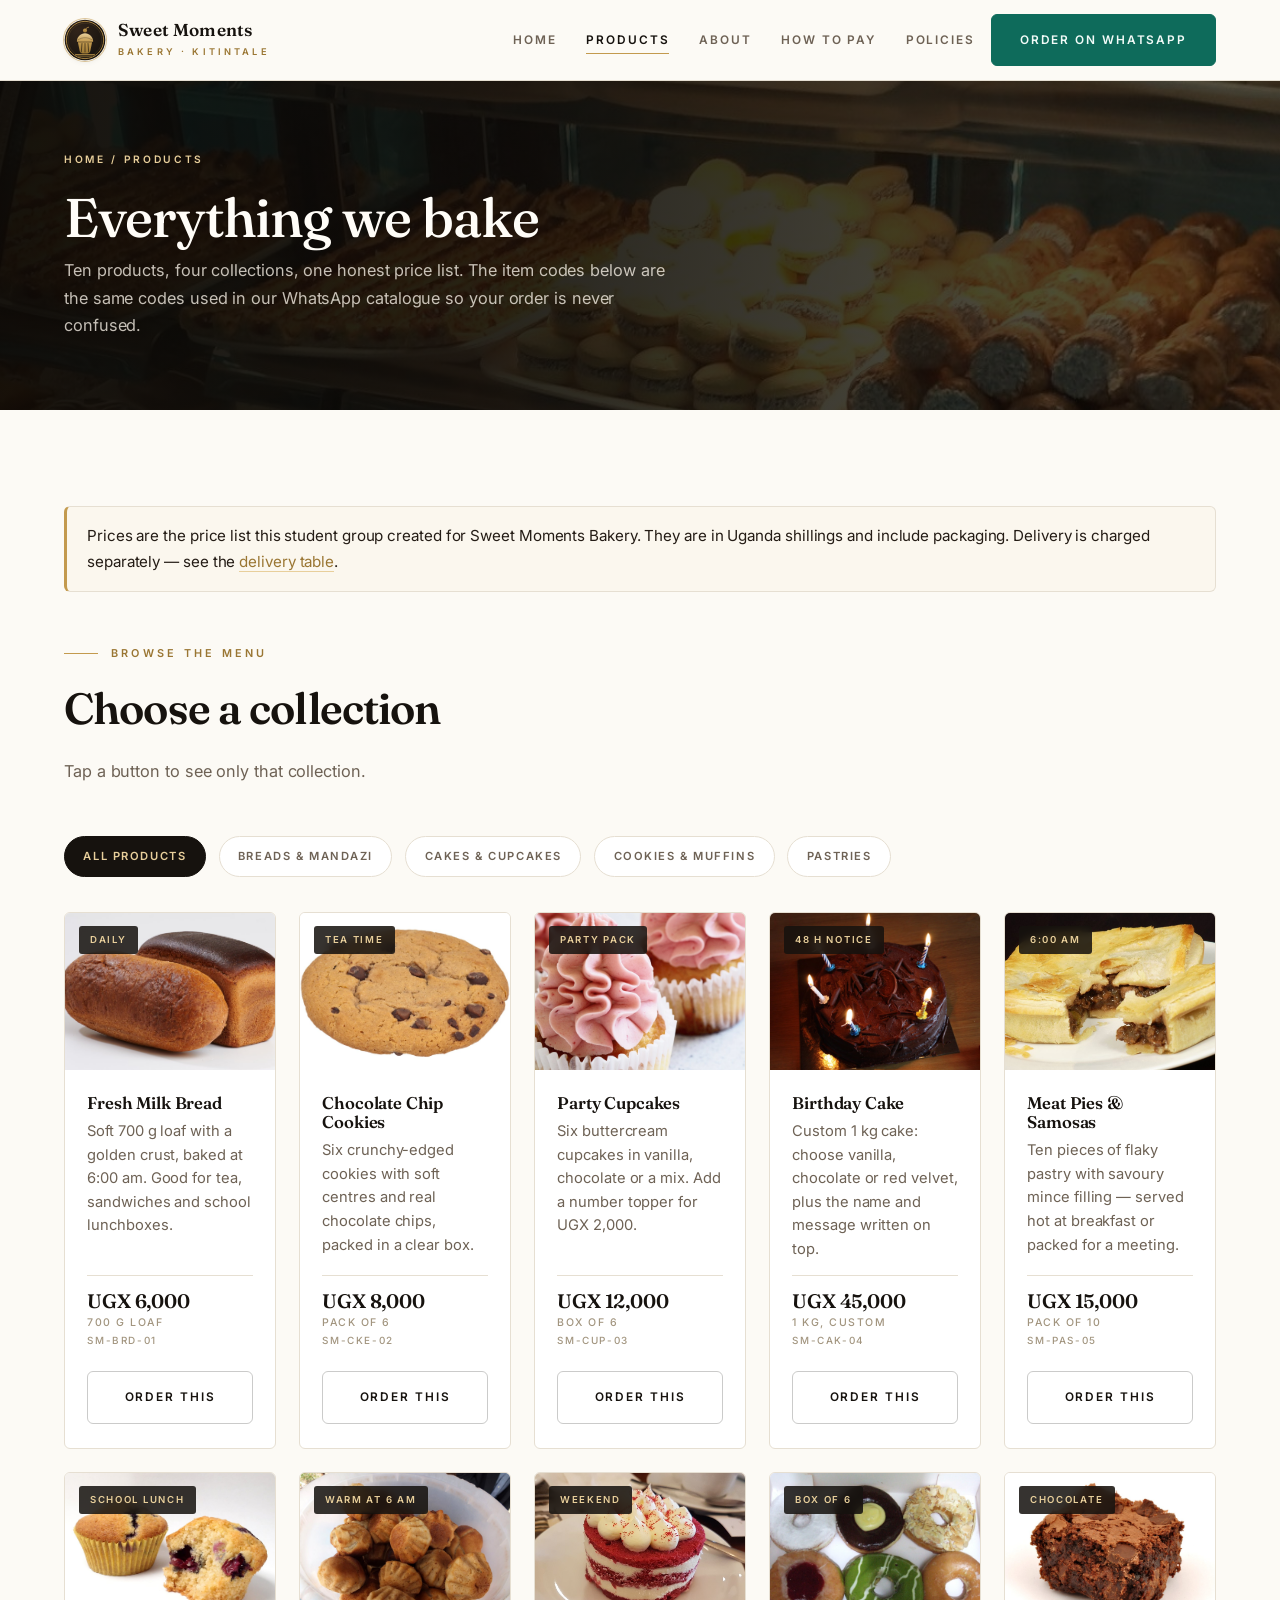
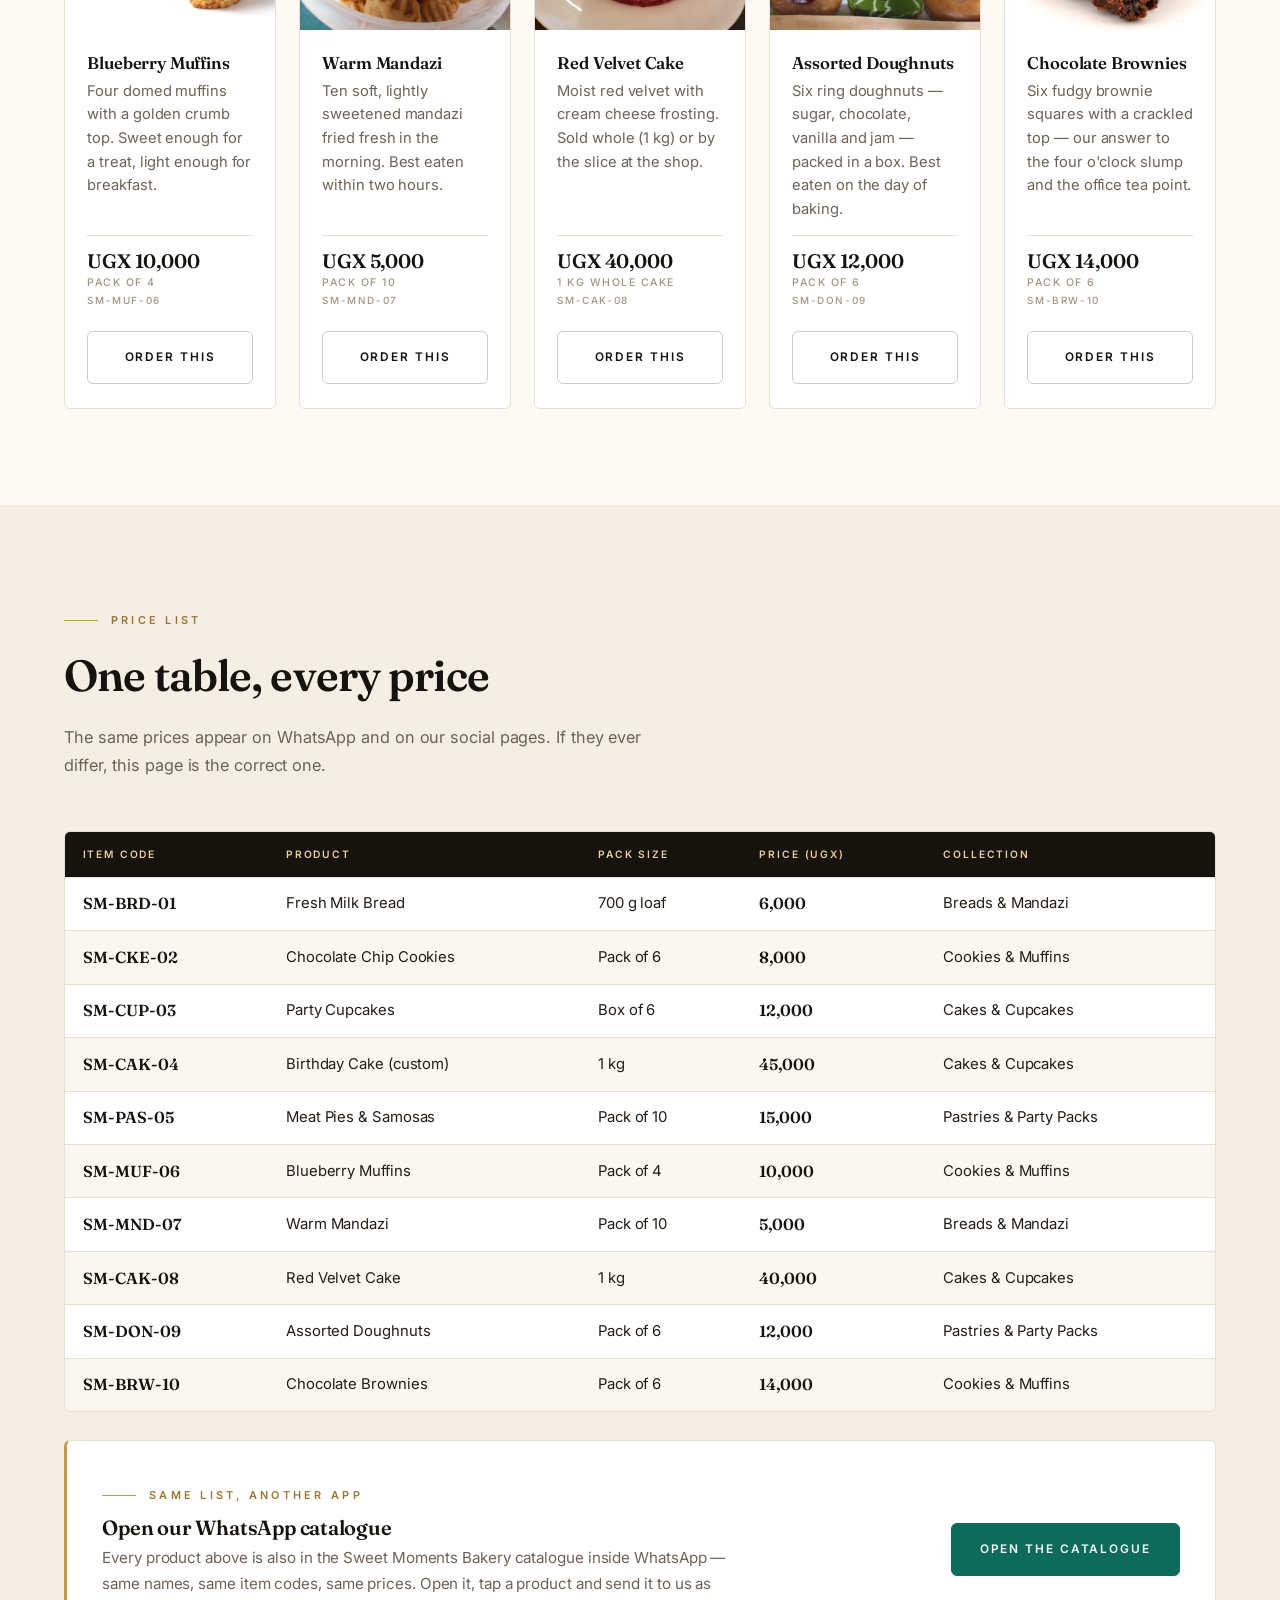
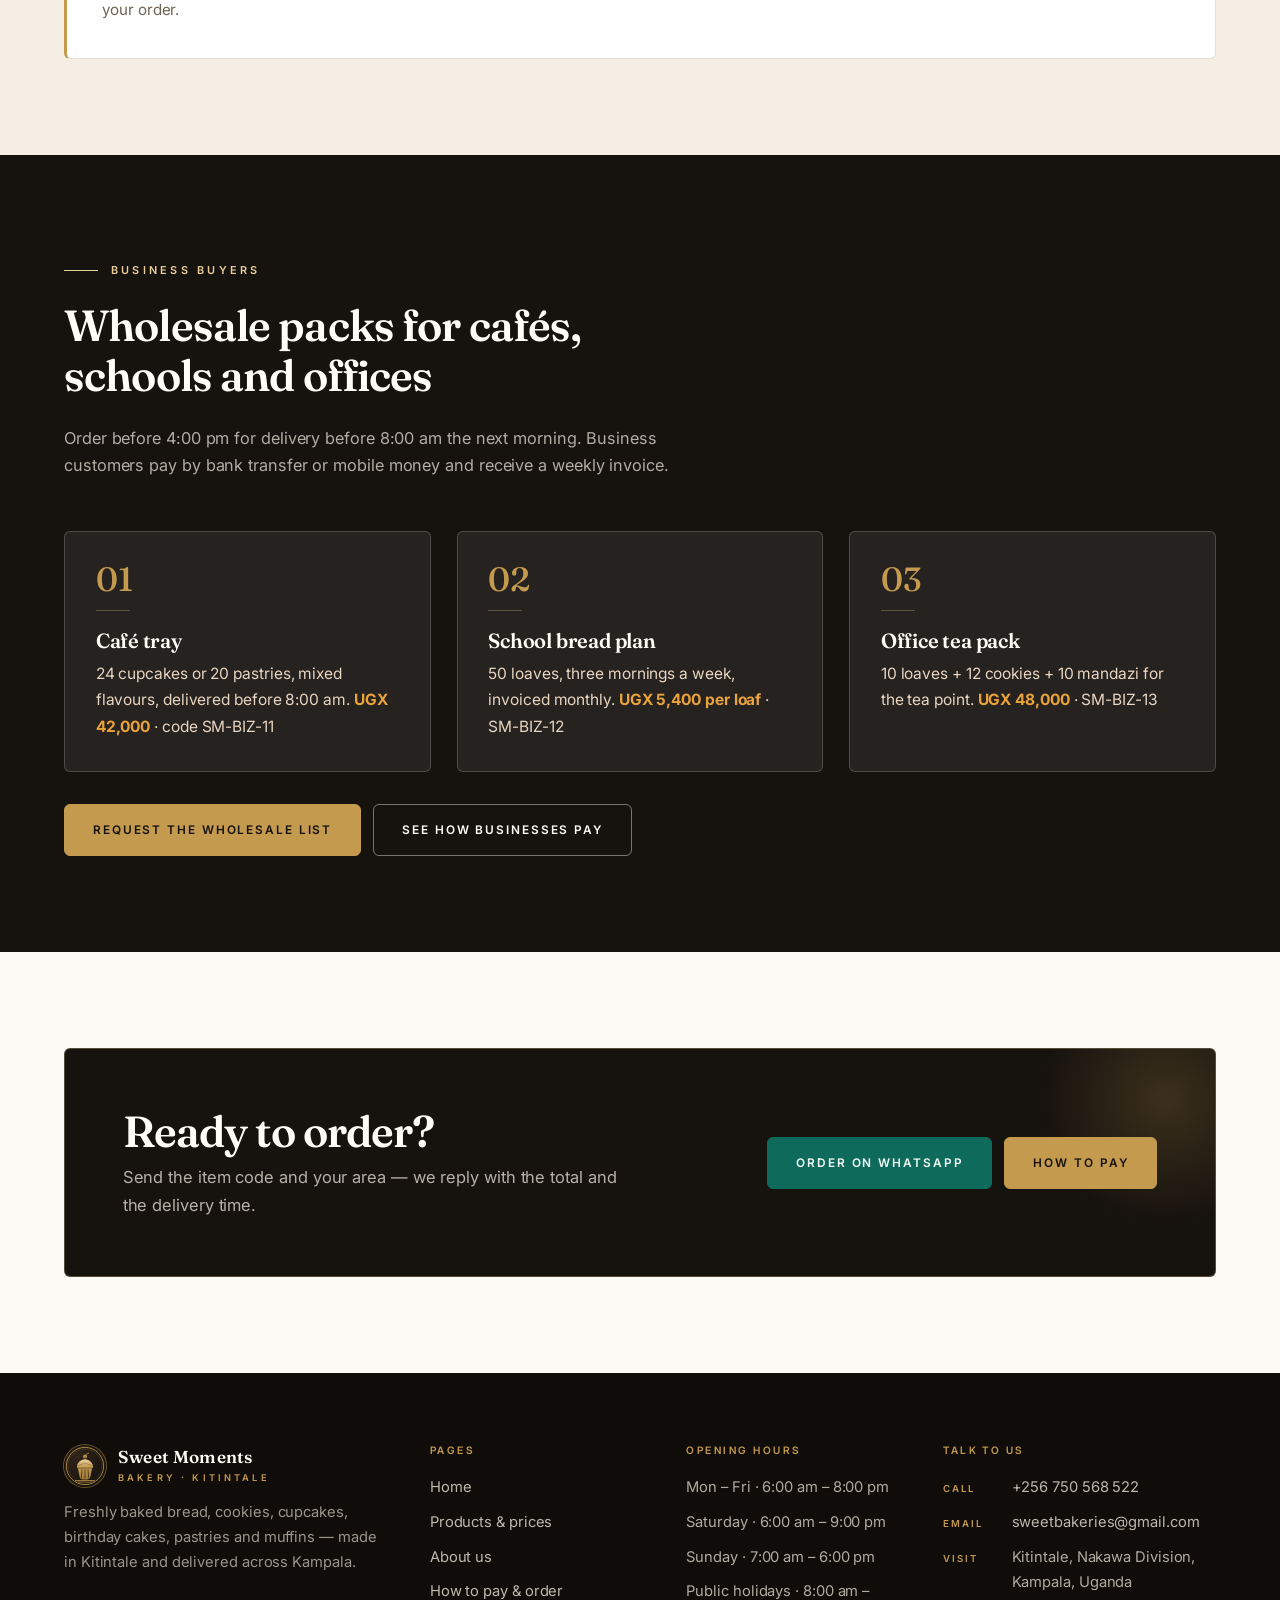
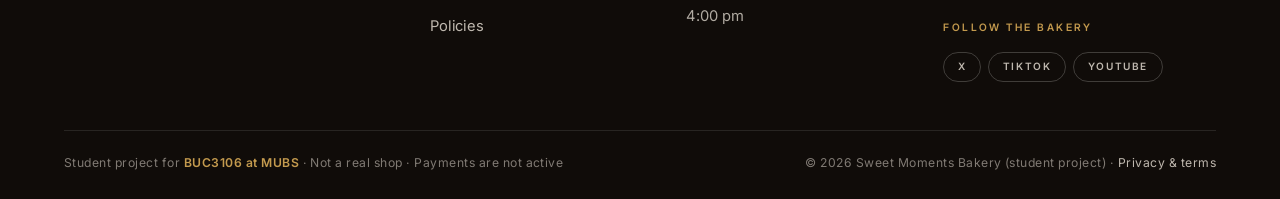
<file: products.html>
<!DOCTYPE html>
<!-- SWEET MOMENTS BAKERY - PRODUCTS PAGE (products.html)
     All ten products with names, descriptions, prices in UGX and pictures.
     The category buttons at the top work with CSS only - no JavaScript. -->
<html lang="en">
<head>
  <meta charset="UTF-8">
  <meta name="viewport" content="width=device-width, initial-scale=1">
  <title>Products &amp; Prices | Sweet Moments Bakery, Kitintale</title>
  <meta name="description" content="Eight freshly baked products from Sweet Moments Bakery Kitintale: bread, cookies, cupcakes, birthday cakes, pastries, muffins, mandazi and red velvet cake, with prices in Uganda shillings.">
  <link rel="icon" type="image/svg+xml" href="logo.svg">
  <link rel="preconnect" href="https://fonts.googleapis.com">
  <link rel="preconnect" href="https://fonts.gstatic.com" crossorigin>
  <link href="https://fonts.googleapis.com/css2?family=Fraunces:ital,opsz,wght@0,9..144,400;0,9..144,500;0,9..144,600;1,9..144,400&family=Inter:wght@400;500;600;700&display=swap" rel="stylesheet">
  <link rel="stylesheet" href="style.css">
</head>
<body>

  <header class="header">
    <div class="container header__inner">
      <a class="brand" href="index.html">
        <img class="brand__mark" src="logo.svg" alt="Sweet Moments Bakery">
        <span><span class="brand__name">Sweet Moments</span><span class="brand__sub">Bakery · Kitintale</span></span>
      </a>
      <input type="checkbox" id="nav-toggle" class="nav-toggle">
      <label for="nav-toggle" class="nav-toggle-label" aria-label="Open menu"><span class="burger"></span></label>
      <nav class="nav" aria-label="Main menu">
        <a href="index.html">Home</a>
        <a href="products.html" class="active">Products</a>
        <a href="about.html">About</a>
        <a href="pay.html">How to Pay</a>
        <a href="policies.html">Policies</a>
        <a class="btn btn--wa" href="https://wa.me/256750568522?text=Hello%20Sweet%20Moments%20Bakery%2C%20I%20would%20like%20to%20place%20an%20order" target="_blank" rel="noopener">Order on WhatsApp</a>
      </nav>
    </div>
  </header>

  <main>

    <section class="page-hero">
      <img class="page-hero__bg" src="images/banner-inner.jpg" alt="">
      <div class="container">
        <div class="crumbs">Home / Products</div>
        <h1>Everything we bake</h1>
        <p>Ten products, four collections, one honest price list. The item codes below are the same codes used in our WhatsApp catalogue so your order is never confused.</p>
      </div>
    </section>

    <section class="section">
      <div class="container">

        <p class="note">Prices are the price list this student group created for Sweet Moments Bakery. They are in Uganda shillings and include packaging. Delivery is charged separately — see the <a href="policies.html">delivery table</a>.</p>

        <div class="section-head" style="margin-top:2.6rem;">
          <span class="eyebrow">Browse the menu</span>
          <h2>Choose a collection</h2>
          <p>Tap a button to see only that collection.</p>
        </div>

        <!-- The invisible radio buttons sit next to their labels, and the
             product grid is their sibling - that is how CSS filters them. -->
        <div class="catalog">
          <input type="radio" name="cat" id="f-all" checked>
          <label for="f-all">All products</label>
          <input type="radio" name="cat" id="f-bread">
          <label for="f-bread">Breads &amp; mandazi</label>
          <input type="radio" name="cat" id="f-cake">
          <label for="f-cake">Cakes &amp; cupcakes</label>
          <input type="radio" name="cat" id="f-cookie">
          <label for="f-cookie">Cookies &amp; muffins</label>
          <input type="radio" name="cat" id="f-pastry">
          <label for="f-pastry">Pastries</label>

          <div class="product-grid">

            <!-- PRODUCT 1 -->
            <article class="product product--bread">
              <div class="product__media">
                <span class="product__tag">Daily</span>
                <img src="images/product1.jpg" alt="Sliced loaf of fresh milk bread" loading="lazy">
              </div>
              <div class="product__body">
                <h3>Fresh Milk Bread</h3>
                <p>Soft 700 g loaf with a golden crust, baked at 6:00 am. Good for tea, sandwiches and school lunchboxes.</p>
                <div class="product__foot">
                  <span class="price">UGX 6,000 <small>700 g loaf</small></span>
                  <span class="code">SM-BRD-01</span>
                </div>
                <a class="btn btn--wa" href="https://wa.me/256750568522?text=I%20would%20like%20to%20order%20Fresh%20Milk%20Bread%20(SM-BRD-01)" target="_blank" rel="noopener" style="justify-content:center;">Order this</a>
              </div>
            </article>

            <!-- PRODUCT 2 -->
            <article class="product product--cookie">
              <div class="product__media">
                <span class="product__tag">Tea time</span>
                <img src="images/product2.jpg" alt="Chocolate chip cookies" loading="lazy">
              </div>
              <div class="product__body">
                <h3>Chocolate Chip Cookies</h3>
                <p>Six crunchy-edged cookies with soft centres and real chocolate chips, packed in a clear box.</p>
                <div class="product__foot">
                  <span class="price">UGX 8,000 <small>pack of 6</small></span>
                  <span class="code">SM-CKE-02</span>
                </div>
                <a class="btn btn--wa" href="https://wa.me/256750568522?text=I%20would%20like%20to%20order%20Chocolate%20Chip%20Cookies%20(SM-CKE-02)" target="_blank" rel="noopener" style="justify-content:center;">Order this</a>
              </div>
            </article>

            <!-- PRODUCT 3 -->
            <article class="product product--cake">
              <div class="product__media">
                <span class="product__tag">Party pack</span>
                <img src="images/product3.jpg" alt="Six frosted cupcakes" loading="lazy">
              </div>
              <div class="product__body">
                <h3>Party Cupcakes</h3>
                <p>Six buttercream cupcakes in vanilla, chocolate or a mix. Add a number topper for UGX 2,000.</p>
                <div class="product__foot">
                  <span class="price">UGX 12,000 <small>box of 6</small></span>
                  <span class="code">SM-CUP-03</span>
                </div>
                <a class="btn btn--wa" href="https://wa.me/256750568522?text=I%20would%20like%20to%20order%20Party%20Cupcakes%20(SM-CUP-03)" target="_blank" rel="noopener" style="justify-content:center;">Order this</a>
              </div>
            </article>

            <!-- PRODUCT 4 -->
            <article class="product product--cake">
              <div class="product__media">
                <span class="product__tag">48 h notice</span>
                <img src="images/product4.jpg" alt="Decorated birthday cake with chocolate drip" loading="lazy">
              </div>
              <div class="product__body">
                <h3>Birthday Cake</h3>
                <p>Custom 1 kg cake: choose vanilla, chocolate or red velvet, plus the name and message written on top.</p>
                <div class="product__foot">
                  <span class="price">UGX 45,000 <small>1 kg, custom</small></span>
                  <span class="code">SM-CAK-04</span>
                </div>
                <a class="btn btn--wa" href="https://wa.me/256750568522?text=I%20would%20like%20to%20order%20a%20Birthday%20Cake%20(SM-CAK-04)" target="_blank" rel="noopener" style="justify-content:center;">Order this</a>
              </div>
            </article>

            <!-- PRODUCT 5 -->
            <article class="product product--pastry">
              <div class="product__media">
                <span class="product__tag">6:00 am</span>
                <img src="images/product5.jpg" alt="Golden meat pies and samosas" loading="lazy">
              </div>
              <div class="product__body">
                <h3>Meat Pies &amp; Samosas</h3>
                <p>Ten pieces of flaky pastry with savoury mince filling — served hot at breakfast or packed for a meeting.</p>
                <div class="product__foot">
                  <span class="price">UGX 15,000 <small>pack of 10</small></span>
                  <span class="code">SM-PAS-05</span>
                </div>
                <a class="btn btn--wa" href="https://wa.me/256750568522?text=I%20would%20like%20to%20order%20Meat%20Pies%20%26%20Samosas%20(SM-PAS-05)" target="_blank" rel="noopener" style="justify-content:center;">Order this</a>
              </div>
            </article>

            <!-- PRODUCT 6 -->
            <article class="product product--cookie">
              <div class="product__media">
                <span class="product__tag">School lunch</span>
                <img src="images/product6.jpg" alt="Blueberry muffins" loading="lazy">
              </div>
              <div class="product__body">
                <h3>Blueberry Muffins</h3>
                <p>Four domed muffins with a golden crumb top. Sweet enough for a treat, light enough for breakfast.</p>
                <div class="product__foot">
                  <span class="price">UGX 10,000 <small>pack of 4</small></span>
                  <span class="code">SM-MUF-06</span>
                </div>
                <a class="btn btn--wa" href="https://wa.me/256750568522?text=I%20would%20like%20to%20order%20Blueberry%20Muffins%20(SM-MUF-06)" target="_blank" rel="noopener" style="justify-content:center;">Order this</a>
              </div>
            </article>

            <!-- PRODUCT 7 -->
            <article class="product product--bread">
              <div class="product__media">
                <span class="product__tag">Warm at 6 am</span>
                <img src="images/product7.jpg" alt="Golden mandazi in a basket" loading="lazy">
              </div>
              <div class="product__body">
                <h3>Warm Mandazi</h3>
                <p>Ten soft, lightly sweetened mandazi fried fresh in the morning. Best eaten within two hours.</p>
                <div class="product__foot">
                  <span class="price">UGX 5,000 <small>pack of 10</small></span>
                  <span class="code">SM-MND-07</span>
                </div>
                <a class="btn btn--wa" href="https://wa.me/256750568522?text=I%20would%20like%20to%20order%20Warm%20Mandazi%20(SM-MND-07)" target="_blank" rel="noopener" style="justify-content:center;">Order this</a>
              </div>
            </article>

            <!-- PRODUCT 8 -->
            <article class="product product--cake">
              <div class="product__media">
                <span class="product__tag">Weekend</span>
                <img src="images/product8.jpg" alt="Slices of red velvet cake with cream cheese frosting" loading="lazy">
              </div>
              <div class="product__body">
                <h3>Red Velvet Cake</h3>
                <p>Moist red velvet with cream cheese frosting. Sold whole (1 kg) or by the slice at the shop.</p>
                <div class="product__foot">
                  <span class="price">UGX 40,000 <small>1 kg whole cake</small></span>
                  <span class="code">SM-CAK-08</span>
                </div>
                <a class="btn btn--wa" href="https://wa.me/256750568522?text=I%20would%20like%20to%20order%20Red%20Velvet%20Cake%20(SM-CAK-08)" target="_blank" rel="noopener" style="justify-content:center;">Order this</a>
              </div>
            </article>

            <!-- PRODUCT 9 -->
            <article class="product product--pastry">
              <div class="product__media">
                <span class="product__tag">Box of 6</span>
                <img src="images/product9.jpg" alt="A box of six assorted ring doughnuts with different toppings" loading="lazy">
              </div>
              <div class="product__body">
                <h3>Assorted Doughnuts</h3>
                <p>Six ring doughnuts — sugar, chocolate, vanilla and jam — packed in a box. Best eaten on the day of baking.</p>
                <div class="product__foot">
                  <span class="price">UGX 12,000 <small>pack of 6</small></span>
                  <span class="code">SM-DON-09</span>
                </div>
                <a class="btn btn--wa" href="https://wa.me/256750568522?text=I%20would%20like%20to%20order%20Assorted%20Doughnuts%20(SM-DON-09)" target="_blank" rel="noopener" style="justify-content:center;">Order this</a>
              </div>
            </article>

            <!-- PRODUCT 10 -->
            <article class="product product--cookie">
              <div class="product__media">
                <span class="product__tag">Chocolate</span>
                <img src="images/product10.jpg" alt="A fudgy chocolate brownie square with a crackled top" loading="lazy">
              </div>
              <div class="product__body">
                <h3>Chocolate Brownies</h3>
                <p>Six fudgy brownie squares with a crackled top — our answer to the four o'clock slump and the office tea point.</p>
                <div class="product__foot">
                  <span class="price">UGX 14,000 <small>pack of 6</small></span>
                  <span class="code">SM-BRW-10</span>
                </div>
                <a class="btn btn--wa" href="https://wa.me/256750568522?text=I%20would%20like%20to%20order%20Chocolate%20Brownies%20(SM-BRW-10)" target="_blank" rel="noopener" style="justify-content:center;">Order this</a>
              </div>
            </article>

          </div><!-- /product-grid -->
        </div><!-- /catalog -->
      </div>
    </section>

    <!-- ============ FULL PRICE LIST ============ -->
    <section class="section section--sand">
      <div class="container">
        <div class="section-head">
          <span class="eyebrow">Price list</span>
          <h2>One table, every price</h2>
          <p>The same prices appear on WhatsApp and on our social pages. If they ever differ, this page is the correct one.</p>
        </div>

        <div class="table-wrap">
          <table>
            <thead>
              <tr><th>Item code</th><th>Product</th><th>Pack size</th><th>Price (UGX)</th><th>Collection</th></tr>
            </thead>
            <tbody>
              <tr><td class="num">SM-BRD-01</td><td>Fresh Milk Bread</td><td>700 g loaf</td><td class="num">6,000</td><td>Breads &amp; Mandazi</td></tr>
              <tr><td class="num">SM-CKE-02</td><td>Chocolate Chip Cookies</td><td>Pack of 6</td><td class="num">8,000</td><td>Cookies &amp; Muffins</td></tr>
              <tr><td class="num">SM-CUP-03</td><td>Party Cupcakes</td><td>Box of 6</td><td class="num">12,000</td><td>Cakes &amp; Cupcakes</td></tr>
              <tr><td class="num">SM-CAK-04</td><td>Birthday Cake (custom)</td><td>1 kg</td><td class="num">45,000</td><td>Cakes &amp; Cupcakes</td></tr>
              <tr><td class="num">SM-PAS-05</td><td>Meat Pies &amp; Samosas</td><td>Pack of 10</td><td class="num">15,000</td><td>Pastries &amp; Party Packs</td></tr>
              <tr><td class="num">SM-MUF-06</td><td>Blueberry Muffins</td><td>Pack of 4</td><td class="num">10,000</td><td>Cookies &amp; Muffins</td></tr>
              <tr><td class="num">SM-MND-07</td><td>Warm Mandazi</td><td>Pack of 10</td><td class="num">5,000</td><td>Breads &amp; Mandazi</td></tr>
              <tr><td class="num">SM-CAK-08</td><td>Red Velvet Cake</td><td>1 kg</td><td class="num">40,000</td><td>Cakes &amp; Cupcakes</td></tr>
              <tr><td class="num">SM-DON-09</td><td>Assorted Doughnuts</td><td>Pack of 6</td><td class="num">12,000</td><td>Pastries &amp; Party Packs</td></tr>
              <tr><td class="num">SM-BRW-10</td><td>Chocolate Brownies</td><td>Pack of 6</td><td class="num">14,000</td><td>Cookies &amp; Muffins</td></tr>
            </tbody>
          </table>
        </div>

        <!-- WhatsApp catalogue link (Task 5 requires it on the website) -->
        <div class="catalogue-cta">
          <div>
            <span class="eyebrow">Same list, another app</span>
            <h3>Open our WhatsApp catalogue</h3>
            <p>Every product above is also in the Sweet Moments Bakery catalogue inside WhatsApp — same names, same item codes, same prices. Open it, tap a product and send it to us as your order.</p>
          </div>
          <a class="btn btn--wa" href="https://wa.me/c/256786212121" target="_blank" rel="noopener">Open the catalogue</a>
        </div>
      </div>
    </section>
    <section class="section section--ink">
      <div class="container">
        <div class="section-head">
          <span class="eyebrow">Business buyers</span>
          <h2>Wholesale packs for cafés, schools and offices</h2>
          <p>Order before 4:00 pm for delivery before 8:00 am the next morning. Business customers pay by bank transfer or mobile money and receive a weekly invoice.</p>
        </div>

        <div class="grid grid--3">
          <article class="card" style="background:rgba(255,255,255,.07); border-color:rgba(255,255,255,.18);">
            <span class="num">01</span>
            <h3>Café tray</h3>
            <p style="color:#e8d5c2;">24 cupcakes or 20 pastries, mixed flavours, delivered before 8:00 am. <b style="color:#e9a33a;">UGX 42,000</b> · code SM-BIZ-11</p>
          </article>
          <article class="card" style="background:rgba(255,255,255,.07); border-color:rgba(255,255,255,.18);">
            <span class="num">02</span>
            <h3>School bread plan</h3>
            <p style="color:#e8d5c2;">50 loaves, three mornings a week, invoiced monthly. <b style="color:#e9a33a;">UGX 5,400 per loaf</b> · SM-BIZ-12</p>
          </article>
          <article class="card" style="background:rgba(255,255,255,.07); border-color:rgba(255,255,255,.18);">
            <span class="num">03</span>
            <h3>Office tea pack</h3>
            <p style="color:#e8d5c2;">10 loaves + 12 cookies + 10 mandazi for the tea point. <b style="color:#e9a33a;">UGX 48,000</b> · SM-BIZ-13</p>
          </article>
        </div>

        <div class="btn-row">
          <a class="btn btn--wa" href="https://wa.me/256750568522?text=Hello%20Sweet%20Moments%20Bakery%2C%20please%20send%20me%20the%20wholesale%20price%20list" target="_blank" rel="noopener">Request the wholesale list</a>
          <a class="btn btn--ghost" href="pay.html">See how businesses pay</a>
        </div>
      </div>
    </section>

    <section class="section">
      <div class="container">
        <div class="cta">
          <div>
            <h2>Ready to order?</h2>
            <p>Send the item code and your area — we reply with the total and the delivery time.</p>
          </div>
          <div class="btn-row" style="margin-top:0;">
            <a class="btn btn--wa" href="https://wa.me/256750568522?text=Hello%20Sweet%20Moments%20Bakery%2C%20I%20would%20like%20to%20place%20an%20order" target="_blank" rel="noopener">Order on WhatsApp</a>
            <a class="btn btn--gold" href="pay.html">How to pay</a>
          </div>
        </div>
      </div>
    </section>

  </main>

  <footer class="footer">
    <div class="container">
      <div class="footer__grid">
        <div>
          <a class="brand" href="index.html" style="margin-bottom:.8rem;">
            <img class="brand__mark" src="logo.svg" alt="Sweet Moments Bakery">
            <span><span class="brand__name">Sweet Moments</span><span class="brand__sub">Bakery · Kitintale</span></span>
          </a>
          <p>Freshly baked bread, cookies, cupcakes, birthday cakes, pastries and muffins — made in Kitintale and delivered across Kampala.</p>
        </div>
        <div>
          <h4>Pages</h4>
          <ul>
            <li><a href="index.html">Home</a></li>
            <li><a href="products.html">Products &amp; prices</a></li>
            <li><a href="about.html">About us</a></li>
            <li><a href="pay.html">How to pay &amp; order</a></li>
            <li><a href="policies.html">Policies</a></li>
          </ul>
        </div>
        <div>
          <h4>Opening hours</h4>
          <ul>
            <li>Mon – Fri · 6:00 am – 8:00 pm</li>
            <li>Saturday · 6:00 am – 9:00 pm</li>
            <li>Sunday · 7:00 am – 6:00 pm</li>
            <li>Public holidays · 8:00 am – 4:00 pm</li>
          </ul>
        </div>
        <div>
          <h4>Talk to us</h4>
          <ul class="contact-list">
            <li><span class="k">Call</span> <a href="https://wa.me/256750568522" target="_blank" rel="noopener">+256 750 568 522</a></li>
            <li><span class="k">Email</span> <a href="mailto:sweetbakeries@gmail.com">sweetbakeries@gmail.com</a></li>
            <li><span class="k">Visit</span> Kitintale, Nakawa Division, Kampala, Uganda</li>
          </ul>
          <h4 class="spaced">Follow the bakery</h4>
          <div class="social-row">
            <a href="https://x.com/sweetmomeng7so" target="_blank" rel="noopener">X</a>
            <a href="https://www.tiktok.com/@sweetmoments.bake" target="_blank" rel="noopener">TikTok</a>
            <a href="https://www.youtube.com/@Sweetmomentsbakery-g5i" target="_blank" rel="noopener">YouTube</a>
          </div>
        </div>
      </div>
      <div class="footer__bottom">
        <span>Student project for <strong>BUC3106 at MUBS</strong> · Not a real shop · Payments are not active</span>
        <span>© 2026 Sweet Moments Bakery (student project) · <a href="policies.html">Privacy &amp; terms</a></span>
      </div>
    </div>
  </footer>

</body>
</html>
</file>
<file: style.css>
/* =============================================================
   SWEET MOMENTS BAKERY — style.css  (premium design system)

   PALETTE      ink #16120E · espresso #241C15 · champagne gold #C39A4E
                ivory #FCFAF5 · sand #F4EEE4 · hairline #E6DFD2
   TYPE         Fraunces (display) · Inter (interface)
   STRUCTURE    1. Tokens  2. Base  3. Header  4. Buttons  5. Hero
                6. Sections & cards  7. Products  8. Tables  9. Pay
                10. Policies  11. CTA & footer  12. Responsive
   NO JAVASCRIPT anywhere in this site.
   ============================================================= */

/* ---------- 1. TOKENS ---------- */
:root {
  --ink: #16120e;
  --espresso: #241c15;
  --gold: #c39a4e;
  --gold-deep: #9a7633;
  --gold-soft: #e8cf9b;
  --ivory: #fcfaf5;
  --sand: #f4eee4;
  --white: #ffffff;
  --line: #e6dfd2;
  --line-dark: rgba(232, 207, 155, .28);
  --text: #241c15;
  --muted: #6e6255;
  --muted-light: #a2957f;
  --wa: #0e6b5b;
  --wa-hover: #128c7e;

  --radius: 6px;
  --shadow-sm: 0 2px 6px -2px rgba(22, 18, 14, .10);
  --shadow: 0 24px 50px -34px rgba(22, 18, 14, .55);
  --max: 1200px;

  --display: "Fraunces", "Playfair Display", Georgia, "Times New Roman", serif;
  --sans: "Inter", "Segoe UI", system-ui, -apple-system, Arial, sans-serif;
}

/* ---------- 2. BASE ---------- */
* { box-sizing: border-box; }

html { scroll-behavior: smooth; -webkit-text-size-adjust: 100%; }

body {
  margin: 0;
  background: var(--ivory);
  color: var(--text);
  font-family: var(--sans);
  font-size: 16.5px;
  line-height: 1.7;
  font-weight: 400;
  letter-spacing: -0.005em;
  -webkit-font-smoothing: antialiased;
  text-rendering: optimizeLegibility;
}

img { max-width: 100%; display: block; }

a { color: inherit; text-decoration: none; }

h1, h2, h3, h4 {
  font-family: var(--display);
  color: var(--ink);
  font-weight: 600;
  line-height: 1.14;
  letter-spacing: -0.02em;
  margin: 0 0 .55em;
  font-variation-settings: "opsz" 40;
}
h1 { font-size: clamp(2.4rem, 5.2vw, 4.3rem); }
h2 { font-size: clamp(1.85rem, 3.4vw, 2.75rem); }
h3 { font-size: clamp(1.12rem, 1.6vw, 1.32rem); letter-spacing: -0.01em; }
p  { margin: 0 0 1.05rem; }

.container { width: min(var(--max), 90%); margin-inline: auto; }

.section { padding: clamp(64px, 7.5vw, 112px) 0; }
.section--sand { background: var(--sand); }
.section--ink { background: var(--ink); color: #efe8dd; }
.section--ink h2, .section--ink h3 { color: #fffdf8; }
.section--ink p { color: rgba(239, 232, 221, .74); }

/* eyebrow: gold small-caps with a leading rule */
.eyebrow {
  display: inline-flex;
  align-items: center;
  gap: .8rem;
  font-size: .68rem;
  letter-spacing: .3em;
  text-transform: uppercase;
  font-weight: 600;
  color: var(--gold-deep);
  margin-bottom: 1.35rem;
}
.eyebrow::before {
  content: "";
  width: 34px;
  height: 1px;
  background: var(--gold);
}
.section--ink .eyebrow { color: var(--gold-soft); }
.section--ink .eyebrow::before { background: var(--gold-soft); }
.center .eyebrow { justify-content: center; }

.section-head { max-width: 620px; margin-bottom: clamp(2rem, 4vw, 3.4rem); }
.section-head p { color: var(--muted); font-size: 1.02rem; margin-bottom: 0; }
.section--ink .section-head p { color: rgba(239, 232, 221, .72); }
.center { text-align: center; margin-inline: auto; }

.lead { font-size: 1.08rem; color: var(--muted); line-height: 1.75; }
.center .lead, .section-head.center { margin-inline: auto; }

/* numerals used instead of icons */
.num {
  display: block;
  font-family: var(--display);
  font-size: 2.1rem;
  font-weight: 500;
  color: var(--gold);
  line-height: 1;
  margin-bottom: 1.1rem;
  letter-spacing: 0;
}
.num::after {
  content: "";
  display: block;
  width: 34px;
  height: 1px;
  background: var(--line);
  margin-top: .85rem;
}
.section--ink .num::after { background: var(--line-dark); }

/* notes / chips */
.note {
  background: #fbf7ee;
  border: 1px solid var(--line);
  border-left: 3px solid var(--gold);
  border-radius: var(--radius);
  padding: 1rem 1.25rem;
  font-size: .95rem;
  color: var(--espresso);
}
.note a { color: var(--gold-deep); border-bottom: 1px solid var(--gold-soft); }
.section--ink .note {
  background: rgba(255, 255, 255, .05);
  border-color: var(--line-dark);
  border-left-color: var(--gold);
  color: #efe8dd;
}
.sample {
  display: inline-block;
  border: 1px solid var(--gold);
  color: var(--gold-deep);
  background: rgba(195, 154, 78, .08);
  font-size: .62rem;
  font-weight: 600;
  letter-spacing: .16em;
  text-transform: uppercase;
  padding: .1rem .45rem;
  border-radius: 3px;
  vertical-align: middle;
  line-height: 1.5;
}
.sample--alert { border-color: #c98b6b; color: #9c5334; background: rgba(201, 139, 107, .08); }

/* ---------- 3. HEADER ---------- */
.header {
  position: sticky;
  top: 0;
  z-index: 60;
  background: rgba(252, 250, 245, .88);
  backdrop-filter: saturate(180%) blur(14px);
  -webkit-backdrop-filter: saturate(180%) blur(14px);
  border-bottom: 1px solid var(--line);
}
.header__inner {
  display: flex;
  align-items: center;
  gap: 1.2rem;
  padding: .85rem 0;
  min-height: 72px;
}
.brand {
  display: flex;
  align-items: center;
  gap: .75rem;
  color: var(--ink);
}
.brand__mark {
  width: 42px;
  height: 42px;
  flex: none;
  border-radius: 50%;
  box-shadow: 0 0 0 1px rgba(195, 154, 78, .55), var(--shadow-sm);
}
.brand__name {
  font-family: var(--display);
  font-weight: 600;
  font-size: 1.08rem;
  letter-spacing: .01em;
  line-height: 1.1;
  display: block;
}
.brand__sub {
  display: block;
  font-family: var(--sans);
  font-size: .58rem;
  letter-spacing: .34em;
  text-transform: uppercase;
  color: var(--gold-deep);
  font-weight: 600;
  margin-top: .28rem;
}

.nav { margin-left: auto; display: flex; align-items: center; gap: .15rem; }
.nav a:not(.btn) {
  position: relative;
  padding: .55rem .85rem;
  font-size: .74rem;
  font-weight: 600;
  letter-spacing: .16em;
  text-transform: uppercase;
  color: var(--muted);
  transition: color .2s ease;
}
.nav a:not(.btn)::after {
  content: "";
  position: absolute;
  left: .85rem; right: .85rem; bottom: .3rem;
  height: 1px;
  background: var(--gold);
  transform: scaleX(0);
  transform-origin: left;
  transition: transform .28s ease;
}
.nav a:not(.btn):hover { color: var(--ink); }
.nav a:not(.btn):hover::after,
.nav a:not(.btn).active::after { transform: scaleX(1); }
.nav a:not(.btn).active { color: var(--ink); }

.nav-toggle { display: none; }
.nav-toggle-label {
  display: none;
  margin-left: auto;
  width: 46px; height: 46px;
  border: 1px solid var(--line);
  border-radius: var(--radius);
  background: var(--white);
  color: var(--ink);
  cursor: pointer;
  place-items: center;
}
/* CSS-drawn hamburger — no icon font, no JavaScript */
.burger {
  display: block;
  width: 18px;
  height: 13px;
  background:
    linear-gradient(currentColor 0 0) top    / 100% 1.5px no-repeat,
    linear-gradient(currentColor 0 0) center / 100% 1.5px no-repeat,
    linear-gradient(currentColor 0 0) bottom / 100% 1.5px no-repeat;
  transition: transform .25s ease;
}
.nav-toggle:checked ~ .nav-toggle-label .burger { transform: rotate(90deg); }

/* ---------- 4. BUTTONS ---------- */
.btn {
  display: inline-flex;
  align-items: center;
  justify-content: center;
  gap: .6rem;
  padding: .95rem 1.75rem;
  border: 1px solid transparent;
  border-radius: var(--radius);
  font-family: var(--sans);
  font-size: .74rem;
  font-weight: 600;
  letter-spacing: .16em;
  text-transform: uppercase;
  cursor: pointer;
  transition: background .25s ease, color .25s ease, border-color .25s ease,
              transform .25s ease, box-shadow .25s ease;
  white-space: nowrap;
}
.btn:hover { transform: translateY(-2px); }

.btn--gold { background: var(--gold); color: var(--ink); border-color: var(--gold); }
.btn--gold:hover { background: var(--gold-soft); border-color: var(--gold-soft); box-shadow: var(--shadow); }

.btn--wa { background: var(--wa); color: #f2fbf8; border-color: var(--wa); }
.btn--wa:hover { background: var(--wa-hover); border-color: var(--wa-hover); box-shadow: var(--shadow); }

.btn--ink { background: var(--ink); color: var(--ivory); border-color: var(--ink); }
.btn--ink:hover { background: var(--gold); border-color: var(--gold); color: var(--ink); }

.btn--ghost { background: transparent; color: var(--ink); border-color: rgba(22, 18, 14, .28); }
.btn--ghost:hover { background: var(--ink); color: var(--ivory); border-color: var(--ink); }

.btn--light { background: transparent; color: #fffdf8; border-color: rgba(255, 253, 248, .45); }
.btn--light:hover { background: #fffdf8; color: var(--ink); border-color: #fffdf8; }

/* ghost buttons must stay visible on the ink sections and the CTA band */
.section--ink .btn--ghost, .cta .btn--ghost {
  color: #fffdf8;
  border-color: rgba(255, 253, 248, .42);
}
.section--ink .btn--ghost:hover, .cta .btn--ghost:hover {
  background: #fffdf8;
  color: var(--ink);
  border-color: #fffdf8;
}
.section--ink .btn--wa { background: var(--gold); border-color: var(--gold); color: var(--ink); }
.section--ink .btn--wa:hover { background: var(--gold-soft); border-color: var(--gold-soft); }

.btn--sm { padding: .7rem 1.2rem; font-size: .68rem; }
.btn--block { width: 100%; }

.btn-row { display: flex; flex-wrap: wrap; gap: .75rem; margin-top: 2rem; }
.btn-row--center { justify-content: flex-start; }

/* ---------- 5. HERO ---------- */
.hero {
  position: relative;
  display: grid;
  align-items: center;
  min-height: min(56vh, 500px);
  background: #0f0b08;
  overflow: hidden;
}
.hero__bg {
  position: absolute;
  inset: 0;
  width: 100%;
  height: 100%;
  object-fit: cover;
  object-position: center 42%;
}
.hero::after {
  content: "";
  position: absolute;
  inset: 0;
  background:
    linear-gradient(100deg, rgba(12, 9, 6, .95) 0%, rgba(12, 9, 6, .86) 34%,
                    rgba(12, 9, 6, .52) 64%, rgba(12, 9, 6, .38) 100%),
    linear-gradient(to top, rgba(12, 9, 6, .78) 0%, rgba(12, 9, 6, 0) 38%);
}
.hero__inner {
  position: relative;
  z-index: 2;
  padding: clamp(38px, 4.6vw, 62px) 0 clamp(20px, 2.6vw, 34px);
  max-width: 680px;
  color: #f7f1e7;
}
.hero__eyebrow { color: var(--gold-soft); }
.hero__eyebrow::before { background: var(--gold-soft); }

.hero h1 {
  color: #fffdf8;
  font-weight: 500;
  font-size: clamp(2.05rem, 3.8vw, 3.1rem);
  line-height: 1.06;
  letter-spacing: -0.03em;
  text-wrap: balance;
  margin-bottom: .4em;
}
.hero h1 em {
  font-style: italic;
  font-weight: 400;
  color: var(--gold-soft);
}
.hero__lead {
  color: rgba(247, 241, 231, .8);
  font-size: clamp(.96rem, 1.05vw, 1.03rem);
  max-width: 620px;
  margin-top: .9rem;
  margin-bottom: 0;
}
.hero__rule {
  width: 64px;
  height: 1px;
  background: var(--gold);
  margin: 1.15rem 0 0;
  opacity: .85;
}
.hero .btn-row { margin-top: 1.35rem; }
.hero .btn { padding: .85rem 1.55rem; }
.hero__facts {
  position: relative;
  z-index: 2;
  display: flex;
  flex-wrap: wrap;
  gap: 0;
  border-top: 1px solid rgba(255, 253, 248, .16);
  margin-top: clamp(1.2rem, 2vw, 1.9rem);
  max-width: 980px;
}
.hero__facts span {
  padding: .7rem 1.4rem .7rem 0;
  margin-right: 1.4rem;
  border-right: 1px solid rgba(255, 253, 248, .16);
  font-size: .66rem;
  letter-spacing: .2em;
  text-transform: uppercase;
  color: rgba(247, 241, 231, .78);
  font-weight: 500;
}
.hero__facts span:last-child { border-right: 0; margin-right: 0; }
.hero__facts b {
  display: block;
  font-family: var(--display);
  font-size: 1.22rem;
  letter-spacing: -0.01em;
  text-transform: none;
  color: var(--gold-soft);
  font-weight: 500;
  margin-bottom: .1rem;
}

/* ribbon */
.marquee {
  background: var(--ink);
  color: rgba(247, 241, 231, .82);
  overflow: hidden;
  white-space: nowrap;
  padding: .95rem 0;
  font-size: .68rem;
  letter-spacing: .3em;
  text-transform: uppercase;
  font-weight: 500;
  border-top: 1px solid rgba(232, 207, 155, .18);
  border-bottom: 1px solid rgba(232, 207, 155, .18);
}
.marquee__track { display: inline-block; animation: slide 44s linear infinite; }
.marquee__track span { margin: 0 1.6rem; color: rgba(247, 241, 231, .8); }
.marquee__track span::before { content: "◆"; margin-right: 1.6rem; color: var(--gold); font-size: .55em; vertical-align: middle; }
@keyframes slide { from { transform: translateX(0); } to { transform: translateX(-50%); } }

/* ---------- 6. GRIDS, CARDS, SPLITS ---------- */
.grid { display: grid; gap: clamp(1.2rem, 2vw, 2rem); }
.grid--4 { grid-template-columns: repeat(4, 1fr); }
.grid--3 { grid-template-columns: repeat(3, 1fr); }
.grid--2 { grid-template-columns: repeat(2, 1fr); }
/* editorial 3-column features keep their dividers on tablets too */
.grid--features { grid-template-columns: repeat(3, 1fr); }

/* editorial feature columns (numbered, hairline separated) */
.feature {
  padding-top: .4rem;
}
.feature + .feature { border-left: 1px solid var(--line); padding-left: clamp(1.2rem, 2.4vw, 2.4rem); }
.feature h3 { margin-bottom: .6rem; }
.feature p { color: var(--muted); font-size: .97rem; margin-bottom: 0; }
@media (max-width: 860px) {
  .feature + .feature { border-left: 0; padding-left: 0; border-top: 1px solid var(--line); padding-top: 1.8rem; }
}

/* white card */
.card {
  background: var(--white);
  border: 1px solid var(--line);
  border-radius: var(--radius);
  padding: clamp(1.5rem, 2.4vw, 2rem);
  transition: transform .3s ease, box-shadow .3s ease, border-color .3s ease;
}
.card:hover { transform: translateY(-4px); border-color: var(--gold-soft); box-shadow: var(--shadow); }
.card p { color: var(--muted); font-size: .97rem; margin-bottom: 0; }
.card h3 { margin-bottom: .55rem; }
.section--ink .card {
  background: rgba(255, 255, 255, .04);
  border-color: var(--line-dark);
}
.section--ink .card p { color: rgba(239, 232, 221, .72); }
.section--ink .card:hover { border-color: var(--gold); }

/* split blocks */
.split {
  display: grid;
  grid-template-columns: 1.04fr .96fr;
  gap: clamp(2rem, 5vw, 4.5rem);
  align-items: center;
}
.frame { position: relative; }
.frame img {
  border-radius: var(--radius);
  position: relative;
  z-index: 2;
  width: 100%;
  object-fit: cover;
}
.frame::after {
  content: "";
  position: absolute;
  inset: 16px -16px -16px 16px;
  border: 1px solid var(--gold);
  border-radius: var(--radius);
  z-index: 1;
}
.frame--flip::after { inset: -16px 16px 16px -16px; }

.checklist { list-style: none; padding: 0; margin: 1.6rem 0 0; display: grid; gap: .85rem; }
.checklist li { position: relative; padding-left: 2rem; color: var(--text); font-size: .99rem; }
.checklist li::before {
  content: "✓";
  position: absolute;
  left: 0; top: .12rem;
  width: 20px; height: 20px;
  border: 1px solid var(--gold);
  border-radius: 50%;
  color: var(--gold-deep);
  font-size: .68rem;
  display: grid;
  place-items: center;
  font-weight: 600;
}
.section--ink .checklist li { color: rgba(239, 232, 221, .85); }
.section--ink .checklist li::before { color: var(--gold-soft); border-color: var(--gold); }

/* stats */
.stat-row { display: grid; grid-template-columns: repeat(3, 1fr); gap: 1rem; margin-top: 1.4rem; }
.stat {
  border: 1px solid var(--line-dark);
  border-radius: var(--radius);
  padding: 1.15rem 1rem;
  text-align: center;
  background: rgba(255, 255, 255, .03);
}
.stat b {
  display: block;
  font-family: var(--display);
  font-size: 1.6rem;
  font-weight: 500;
  color: var(--gold-soft);
  letter-spacing: -0.01em;
}
.stat span {
  font-size: .66rem;
  letter-spacing: .18em;
  text-transform: uppercase;
  color: rgba(239, 232, 221, .62);
}

.badge-line { display: flex; flex-wrap: wrap; gap: .55rem; margin-top: 1.6rem; }
.badge-line span {
  border: 1px solid rgba(232, 207, 155, .32);
  color: var(--gold-soft);
  border-radius: 999px;
  padding: .38rem .95rem;
  font-size: .66rem;
  letter-spacing: .16em;
  text-transform: uppercase;
  font-weight: 500;
}
.badge-line--dark span {
  border-color: var(--line);
  color: var(--gold-deep);
  background: var(--white);
}

/* zone badges (delivery) */
.zone {
  display: grid;
  place-items: center;
  width: 44px; height: 44px;
  border: 1px solid var(--gold);
  border-radius: 50%;
  font-family: var(--display);
  font-size: 1.05rem;
  color: var(--gold-deep);
  margin-bottom: 1.1rem;
}

/* WhatsApp catalogue call-out (Task 5 link) */
.catalogue-cta {
  display: flex;
  flex-wrap: wrap;
  align-items: center;
  justify-content: space-between;
  gap: 1.5rem;
  background: var(--white);
  border: 1px solid var(--line);
  border-left: 3px solid var(--gold);
  border-radius: var(--radius);
  padding: clamp(1.4rem, 3vw, 2.2rem);
  margin-top: 1.7rem;
}
.catalogue-cta h3 { margin-bottom: .4rem; }
.catalogue-cta p { color: var(--muted); font-size: .95rem; margin: 0; max-width: 640px; }
.catalogue-cta .eyebrow { margin-bottom: .7rem; }
.catalogue-cta .btn { flex: none; }

/* payment-choice + cryptocurrency notes (Task 7) */
.why-grid { display: grid; grid-template-columns: repeat(2, 1fr); gap: clamp(1.2rem, 2vw, 1.8rem); }
@media (max-width: 860px) { .why-grid { grid-template-columns: 1fr; } }

/* ---------- 7. PRODUCTS ---------- */
.product {
  display: flex;
  flex-direction: column;
  background: var(--white);
  border: 1px solid var(--line);
  border-radius: var(--radius);
  overflow: hidden;
  transition: transform .3s ease, box-shadow .3s ease, border-color .3s ease;
}
.product:hover { transform: translateY(-5px); border-color: var(--gold-soft); box-shadow: var(--shadow); }
.product__media { position: relative; aspect-ratio: 4 / 3; overflow: hidden; background: var(--sand); }
.product__media img { width: 100%; height: 100%; object-fit: cover; transition: transform .7s cubic-bezier(.2, .7, .3, 1); }
.product:hover .product__media img { transform: scale(1.05); }
.product__tag {
  position: absolute;
  top: .85rem; left: .85rem;
  background: rgba(22, 18, 14, .86);
  color: var(--gold-soft);
  font-size: .6rem;
  font-weight: 600;
  letter-spacing: .18em;
  text-transform: uppercase;
  padding: .34rem .7rem;
  border-radius: 3px;
  backdrop-filter: blur(4px);
}
.product__body { padding: 1.4rem 1.4rem 1.5rem; display: flex; flex-direction: column; gap: .5rem; flex: 1; }
.product__body h3 { margin: 0; }
.product__body p { color: var(--muted); font-size: .92rem; margin: 0; flex: 1; line-height: 1.6; }
.product__foot {
  display: flex;
  align-items: flex-end;
  justify-content: space-between;
  gap: .75rem;
  padding-top: .9rem;
  margin-top: .35rem;
  border-top: 1px solid var(--line);
}
.price {
  font-family: var(--display);
  font-size: 1.22rem;
  font-weight: 600;
  color: var(--ink);
  letter-spacing: -0.01em;
  line-height: 1.2;
}
.price small {
  display: block;
  font-family: var(--sans);
  font-size: .66rem;
  letter-spacing: .14em;
  text-transform: uppercase;
  color: var(--muted-light);
  font-weight: 500;
  margin-top: .2rem;
}
.code {
  font-size: .62rem;
  letter-spacing: .16em;
  text-transform: uppercase;
  color: var(--muted-light);
  font-weight: 500;
  white-space: nowrap;
}
.product .btn { margin-top: .9rem; }
/* product CTAs stay quiet until hover so the green does not take over the grid */
.product .btn--wa {
  background: transparent;
  color: var(--ink);
  border-color: rgba(22, 18, 14, .22);
}
.product .btn--wa:hover {
  background: var(--wa);
  border-color: var(--wa);
  color: #f2fbf8;
}

/* pure-CSS filters */
.catalog { position: relative; }
.catalog > input { position: absolute; width: 1px; height: 1px; opacity: 0; pointer-events: none; }
.catalog > label {
  display: inline-block;
  margin: 0 .5rem .8rem 0;
  padding: .6rem 1.15rem;
  border: 1px solid var(--line);
  border-radius: 999px;
  background: var(--white);
  font-size: .7rem;
  font-weight: 600;
  letter-spacing: .14em;
  text-transform: uppercase;
  color: var(--muted);
  cursor: pointer;
  transition: all .25s ease;
}
.catalog > label:hover { border-color: var(--gold); color: var(--ink); transform: translateY(-2px); }
.catalog > input:checked + label {
  background: var(--ink);
  border-color: var(--ink);
  color: var(--gold-soft);
}
#f-bread:checked  ~ .product-grid > .product:not(.product--bread),
#f-cake:checked   ~ .product-grid > .product:not(.product--cake),
#f-cookie:checked ~ .product-grid > .product:not(.product--cookie),
#f-pastry:checked ~ .product-grid > .product:not(.product--pastry) { display: none; }

.product-grid { display: grid; grid-template-columns: repeat(4, 1fr); gap: clamp(1.1rem, 1.8vw, 1.7rem); margin-top: 1.4rem; }
/* ten products sit as two tidy rows of five on wide screens */
@media (min-width: 1160px) {
  .product-grid { grid-template-columns: repeat(5, 1fr); }
  /* narrower cards: stack the price and the item code instead of squeezing them */
  .product__foot { flex-direction: column; align-items: flex-start; gap: .15rem; }
  .product__body h3 { font-size: 1.06rem; }
}

/* ---------- 8. TABLES ---------- */
.table-wrap {
  overflow-x: auto;
  border: 1px solid var(--line);
  border-radius: var(--radius);
  background: var(--white);
  -webkit-overflow-scrolling: touch;
}
table { width: 100%; border-collapse: collapse; font-size: .93rem; min-width: 520px; }
th, td { padding: .85rem 1.1rem; text-align: left; border-bottom: 1px solid var(--line); vertical-align: top; }
th {
  background: var(--ink);
  color: var(--gold-soft);
  font-family: var(--sans);
  font-size: .64rem;
  font-weight: 600;
  letter-spacing: .18em;
  text-transform: uppercase;
}
tbody tr:last-child td { border-bottom: 0; }
tbody tr:nth-child(even) td { background: #faf7f1; }
tbody tr:hover td { background: #f6f1e7; }
td.num { font-weight: 600; color: var(--ink); white-space: nowrap; font-family: var(--display); font-size: 1rem; }
/* table cells reuse the "num" class name — make sure they behave like cells,
   not like the editorial numerals used in cards */
td.num, th.num {
  display: table-cell;
  margin: 0;
  letter-spacing: 0;
  line-height: 1.5;
}
td.num::after, th.num::after { content: none; display: none; }
.section--ink .table-wrap { background: rgba(255, 255, 255, .04); border-color: var(--line-dark); }
.section--ink table { min-width: 480px; }
.section--ink td { border-color: var(--line-dark); color: rgba(239, 232, 221, .85); }
.section--ink tbody tr:nth-child(even) td { background: rgba(255, 255, 255, .03); }
.section--ink tbody tr:hover td { background: rgba(255, 255, 255, .06); }
.section--ink th { background: rgba(232, 207, 155, .14); color: var(--gold-soft); }

/* ---------- 9. HOW TO PAY ---------- */
.pay-grid { display: grid; grid-template-columns: repeat(2, 1fr); gap: clamp(1.2rem, 2vw, 1.8rem); }
.pay-card {
  background: var(--white);
  border: 1px solid var(--line);
  border-radius: var(--radius);
  overflow: hidden;
  transition: border-color .3s ease, box-shadow .3s ease, transform .3s ease;
}
.pay-card:hover { border-color: var(--gold-soft); box-shadow: var(--shadow); transform: translateY(-3px); }
.pay-card__head {
  display: flex;
  align-items: center;
  justify-content: space-between;
  gap: .75rem;
  padding: 1.05rem 1.4rem;
  background: var(--ink);
  border-bottom: 1px solid rgba(232, 207, 155, .22);
}
.pay-card__head h3 {
  margin: 0;
  color: #fffdf8;
  font-family: var(--sans);
  font-size: .74rem;
  font-weight: 600;
  letter-spacing: .18em;
  text-transform: uppercase;
}
.pay-card__head .method {
  font-family: var(--display);
  font-size: 1.12rem;
  letter-spacing: -0.01em;
  color: var(--gold-soft);
  text-transform: none;
  display: block;
  margin-top: .3rem;
  font-weight: 500;
}
/* the "need help" card is the friendly one — gold band instead of ink */
.pay-card__head--gold {
  background: linear-gradient(120deg, var(--gold) 0%, var(--gold-soft) 100%);
  border-bottom-color: rgba(22, 18, 14, .18);
}
.pay-card__head--gold h3 { color: var(--ink); }
.pay-card__head--gold .method { color: var(--espresso); }
.pay-card__body { padding: 1.5rem 1.4rem 1.6rem; }
.pay-intro { color: var(--muted); font-size: .93rem; margin-bottom: 1.1rem; }

.steps { list-style: none; margin: 0; padding: 0; display: grid; gap: .95rem; counter-reset: step; }
.steps li {
  position: relative;
  padding-left: 2.6rem;
  font-size: .95rem;
  color: var(--text);
  counter-increment: step;
}
.steps li::before {
  content: counter(step, decimal-leading-zero);
  position: absolute;
  left: 0; top: .05rem;
  font-family: var(--display);
  font-size: .95rem;
  color: var(--gold-deep);
  border: 1px solid var(--gold-soft);
  border-radius: 50%;
  width: 30px; height: 30px;
  display: grid;
  place-items: center;
  background: #fdfbf6;
}
.steps li b { color: var(--ink); font-weight: 600; }

.pay-details {
  background: #faf7f1;
  border: 1px solid var(--line);
  border-left: 3px solid var(--gold);
  border-radius: var(--radius);
  padding: .95rem 1.05rem;
  font-size: .9rem;
  margin-top: 1.15rem;
  line-height: 1.75;
}
.pay-details b { color: var(--ink); font-weight: 600; }

/* numbered "how to order" steps */
.step-card { background: transparent; border: 0; padding: 0; }
.step-card .num { margin-bottom: 1rem; }

/* ---------- 10. POLICIES / PROSE ---------- */
.prose { max-width: 780px; }
.prose h2 {
  font-size: clamp(1.4rem, 2.4vw, 1.75rem);
  margin-top: 2.8rem;
  padding-top: 1.6rem;
  border-top: 1px solid var(--line);
}
.prose h3 { font-size: 1.08rem; margin-top: 1.8rem; }
.prose ul, .prose ol { padding-left: 1.15rem; margin: 0 0 1.1rem; }
.prose li { margin-bottom: .5rem; }
.prose .card { margin: 1.6rem 0; }
.prose .card h3:first-child { margin-top: 0; }

.timeline {
  border-left: 1px solid var(--line);
  padding-left: clamp(1.4rem, 3vw, 2.4rem);
  display: grid;
  gap: 1.9rem;
  position: relative;
}
.timeline div { position: relative; }
.timeline div::before {
  content: "";
  position: absolute;
  left: calc(-1 * clamp(1.4rem, 3vw, 2.4rem) - 5px);
  top: .55rem;
  width: 9px; height: 9px;
  border-radius: 50%;
  background: var(--ivory);
  border: 1px solid var(--gold);
  box-shadow: 0 0 0 4px var(--ivory);
}
.timeline div::after {
  content: "";
  position: absolute;
  left: calc(-1 * clamp(1.4rem, 3vw, 2.4rem) - 1px);
  top: 1.15rem; bottom: -1.9rem;
  width: 1px;
  background: transparent;
}
.timeline h3 { margin-bottom: .3rem; }
.timeline p { color: var(--muted); margin: 0; font-size: .97rem; }

/* ---------- 11. CTA, FOOTER, CONTACT ---------- */
.cta {
  background: var(--ink);
  color: #efe8dd;
  border: 1px solid rgba(232, 207, 155, .3);
  border-radius: var(--radius);
  padding: clamp(2.2rem, 5vw, 3.6rem);
  display: flex;
  flex-wrap: wrap;
  align-items: center;
  justify-content: space-between;
  gap: 1.8rem;
  position: relative;
  overflow: hidden;
}
.cta::before {
  content: "";
  position: absolute;
  right: -80px; top: -80px;
  width: 260px; height: 260px;
  background: radial-gradient(circle, rgba(195, 154, 78, .22), transparent 68%);
}
.cta > * { position: relative; }
.cta h2 { color: #fffdf8; margin-bottom: .4rem; }
.cta p { margin: 0; color: rgba(239, 232, 221, .74); max-width: 520px; }
.cta .btn-row { margin-top: 0; }

.footer { background: #100c09; color: rgba(239, 232, 221, .72); padding: clamp(3rem, 6vw, 4.5rem) 0 1.6rem; font-size: .92rem; }
.footer h4 {
  font-family: var(--sans);
  color: var(--gold);
  font-size: .64rem;
  letter-spacing: .24em;
  text-transform: uppercase;
  font-weight: 600;
  margin-bottom: 1.15rem;
}
.footer__grid { display: grid; grid-template-columns: 1.5fr 1fr 1fr 1.25fr; gap: clamp(1.6rem, 3vw, 3rem); }
.footer p { color: rgba(239, 232, 221, .62); font-size: .92rem; }
.footer a { color: rgba(239, 232, 221, .78); transition: color .2s ease; }
.footer a:hover { color: var(--gold-soft); }
.footer ul { list-style: none; padding: 0; margin: 0; display: grid; gap: .6rem; }
.footer h4.spaced { margin-top: 1.7rem; }
.social-row { display: flex; flex-wrap: wrap; gap: .45rem; }
.social-row a {
  border: 1px solid rgba(255, 253, 248, .2);
  border-radius: 999px;
  padding: .34rem .85rem;
  font-size: .63rem;
  font-weight: 600;
  letter-spacing: .16em;
  text-transform: uppercase;
  transition: border-color .2s ease, color .2s ease;
}
.social-row a:hover { border-color: var(--gold); color: var(--gold-soft); }
.footer .brand__name { color: #fffdf8; }
.footer .brand__sub { color: var(--gold); }
.footer .brand { margin-bottom: 1.1rem; }
.footer .brand__mark { box-shadow: 0 0 0 1px rgba(195, 154, 78, .5); }
.footer__bottom {
  border-top: 1px solid rgba(255, 253, 248, .1);
  margin-top: clamp(2rem, 4vw, 3rem);
  padding-top: 1.35rem;
  display: flex;
  flex-wrap: wrap;
  gap: .5rem 1.5rem;
  justify-content: space-between;
  font-size: .76rem;
  letter-spacing: .04em;
  color: rgba(239, 232, 221, .5);
}
.footer__bottom strong { color: var(--gold); font-weight: 600; }

.contact-list { display: grid; gap: .8rem; padding: 0; margin: 0; list-style: none; }
.contact-list li { display: flex; gap: .9rem; align-items: baseline; }
.contact-list .k {
  font-size: .6rem;
  letter-spacing: .2em;
  text-transform: uppercase;
  color: var(--gold);
  font-weight: 600;
  min-width: 54px;
  flex: none;
}
.footer .contact-list .k { color: var(--gold); }

/* team */
.avatar {
  width: 44px; height: 44px;
  border-radius: 50%;
  border: 1px solid var(--gold);
  color: var(--gold-deep);
  display: grid;
  place-items: center;
  font-weight: 600;
  font-size: .82rem;
  letter-spacing: .06em;
  flex: none;
  background: transparent;
}
.section--ink .avatar { color: var(--gold-soft); border-color: rgba(195, 154, 78, .75); }
.team { display: grid; gap: .7rem; padding: 0; margin: 0; list-style: none; }
.team li {
  display: flex;
  gap: .95rem;
  align-items: center;
  background: rgba(255, 255, 255, .04);
  border: 1px solid var(--line-dark);
  border-radius: var(--radius);
  padding: .7rem .95rem;
}
.team li div { line-height: 1.4; }
.team li b { display: block; color: #fffdf8; font-weight: 600; font-size: .95rem; }
.team li span { font-size: .8rem; color: rgba(239, 232, 221, .62); letter-spacing: .04em; }

/* ---------- 12. INNER PAGE HERO ---------- */
.page-hero {
  position: relative;
  background: #0f0b08;
  color: #f7f1e7;
  padding: clamp(44px, 5.5vw, 72px) 0;
  overflow: hidden;
}
.page-hero__bg {
  position: absolute;
  inset: 0;
  width: 100%;
  height: 100%;
  object-fit: cover;
  object-position: center 45%;
}
.page-hero::after {
  content: "";
  position: absolute;
  inset: 0;
  background: linear-gradient(100deg, rgba(12, 9, 6, .96) 0%, rgba(12, 9, 6, .88) 42%, rgba(12, 9, 6, .66) 100%);
}
.page-hero .container { position: relative; z-index: 2; }
.crumbs {
  display: flex;
  align-items: center;
  gap: .7rem;
  font-size: .64rem;
  letter-spacing: .26em;
  text-transform: uppercase;
  color: var(--gold-soft);
  font-weight: 600;
  margin-bottom: 1.15rem;
}
.crumbs a:hover { color: #fffdf8; }
.page-hero h1 { color: #fffdf8; font-weight: 500; font-size: clamp(2.1rem, 4.4vw, 3.4rem); margin-bottom: .5rem; }
.page-hero p { color: rgba(247, 241, 231, .78); max-width: 620px; margin: 0; font-size: 1.02rem; }

/* ---------- 13. RESPONSIVE ---------- */
@media (max-width: 1120px) {
  .product-grid { grid-template-columns: repeat(3, 1fr); }
  .footer__grid { grid-template-columns: 1fr 1fr; gap: 2.2rem; }
}

@media (max-width: 900px) {
  .nav-toggle-label { display: grid; }
  .nav {
    display: none;
    position: absolute;
    top: 100%; left: 0; right: 0;
    background: var(--ivory);
    border-bottom: 1px solid var(--line);
    flex-direction: column;
    align-items: stretch;
    padding: .6rem 5% 1.2rem;
    gap: .1rem;
    box-shadow: var(--shadow);
  }
  .nav a:not(.btn) { padding: .95rem .4rem; border-bottom: 1px solid var(--line); font-size: .78rem; }
  .nav a:not(.btn)::after { display: none; }
  .nav .btn { margin-top: .9rem; }
  .nav-toggle:checked ~ .nav { display: flex; }

  .split { grid-template-columns: 1fr; gap: 2.4rem; }
  .frame::after, .frame--flip::after { inset: 12px -12px -12px 12px; }
  .grid--4 { grid-template-columns: repeat(2, 1fr); }
  .grid--3 { grid-template-columns: repeat(2, 1fr); }
  .pay-grid { grid-template-columns: 1fr; }
  .hero { min-height: auto; }
  .hero__facts span { padding-right: 1.1rem; margin-right: 1.1rem; }
}

@media (max-width: 720px) {
  body { font-size: 16px; }
  .container { width: 92%; }
  .grid--3, .grid--2 { grid-template-columns: 1fr; }
  .grid--features { grid-template-columns: 1fr; }
  .feature + .feature { border-left: 0; padding-left: 0; border-top: 1px solid var(--line); padding-top: 1.8rem; }
  .stat-row { grid-template-columns: 1fr; }
  .product-grid { grid-template-columns: repeat(2, 1fr); gap: 1rem; }
  .footer__grid { grid-template-columns: 1fr; gap: 2rem; }
  .cta { text-align: left; }
  .cta::before { display: none; }
  .hero__inner { padding-top: clamp(32px, 8vw, 54px); padding-bottom: 16px; }
  .hero__rule { display: none; }
  .hero .btn-row { margin-top: 1.15rem; }
  .hero__facts { display: grid; grid-template-columns: 1fr 1fr; margin-top: 1.5rem; }
  .hero__facts span {
    border-right: 0;
    border-bottom: 1px solid rgba(255, 253, 248, .14);
    margin-right: 0;
    padding: .85rem 1rem .85rem 0;
  }
  .hero__facts span:nth-child(odd) { border-right: 1px solid rgba(255, 253, 248, .14); padding-right: 1rem; }
  .hero__facts span:nth-child(even) { padding-left: 1.1rem; }
  .hero__facts span:nth-last-child(-n+2) { border-bottom: 0; padding-bottom: .3rem; }
  .hero__facts span { font-size: .58rem; letter-spacing: .13em; padding-top: .62rem; padding-bottom: .62rem; }
  .hero__facts b { font-size: 1.12rem; }
  .btn { width: 100%; }
  .btn-row { flex-direction: column; align-items: stretch; }
  .btn-row .btn { width: 100%; }
  .frame::after, .frame--flip::after { display: none; }
  table { min-width: 460px; }
}

@media (max-width: 520px) {
  .grid--4 { grid-template-columns: 1fr; }
  .product__body { padding: 1.1rem 1rem 1.2rem; }
  .price { font-size: 1.08rem; }
}

@media (prefers-reduced-motion: reduce) {
  .marquee__track { animation: none; }
  * { transition: none !important; scroll-behavior: auto !important; }
}
</file>
